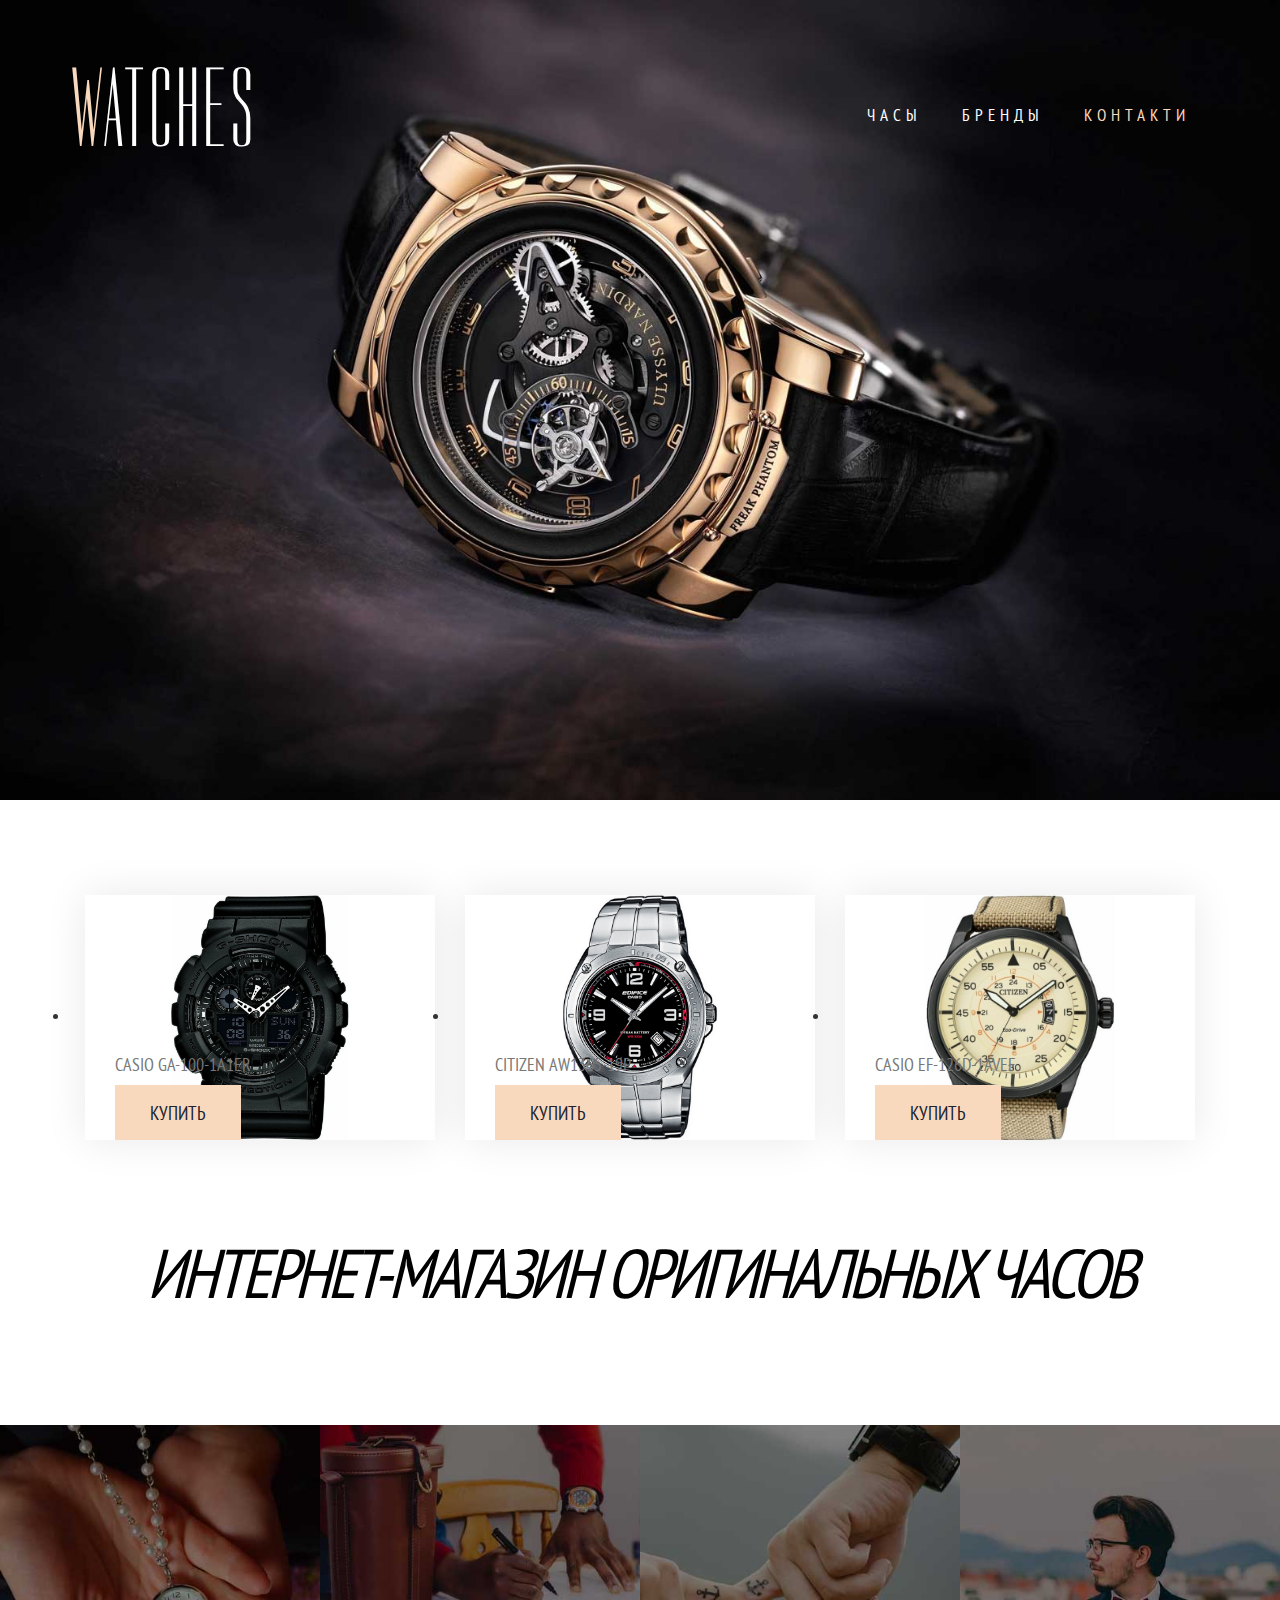
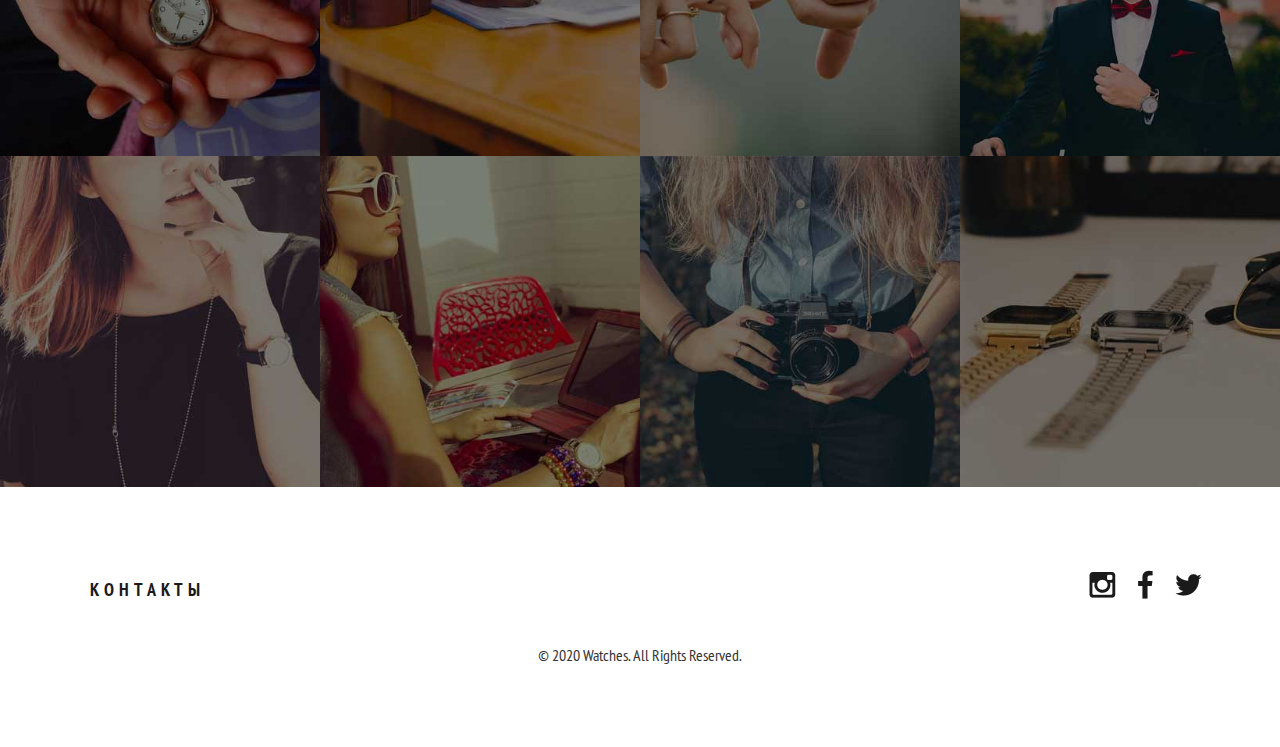
<file: index.html>
<!DOCTYPE HTML>
<html>
<head>
<title>Watches | Главная</title>
<meta name="viewport" content="width=device-width, initial-scale=1">
<meta http-equiv="Content-Type" content="text/html; charset=utf-8" />
<link href="css/bootstrap.css" rel='stylesheet' type='text/css' />
<!-- jQuery (necessary for Bootstrap's JavaScript plugins) -->
<!-- Custom Theme files -->
<link href="css/style.css" rel='stylesheet' type='text/css' />
<!-- Custom Theme files -->
<!--webfont-->
<link href='//fonts.googleapis.com/css?family=PT+Sans+Narrow:400,700' rel='stylesheet' type='text/css'>
<link href='//fonts.googleapis.com/css?family=Dorsa' rel='stylesheet' type='text/css'>
<script type="text/javascript" src="js/jquery-1.11.1.min.js"></script>
<!-- start menu -->
<link href="css/megamenu.css" rel="stylesheet" type="text/css" media="all" />
<script type="text/javascript" src="js/megamenu.js"></script>
<script>$(document).ready(function(){$(".megamenu").megamenu();});</script>
<script src="js/jquery.easydropdown.js"></script>
<script src="js/simpleCart.min.js"> </script>
</head>
<body>
	<div class="banner">
   	  <div class="container">
   	  	<div class="header_top">
   	  	  
           <div class="header_top_right">
		  	 
			
		    <!-- start search-->
				
				 <!----search-scripts---->
				 <script src="js/classie1.js"></script>
				 <script src="js/uisearch.js"></script>
				   <script>
					 new UISearch( document.getElementById( 'sb-search' ) );
				   </script>
					<!----//search-scripts---->
		            <div class="clearfix"> </div>
			 </div>
		     <div class="clearfix"> </div>
	  </div>
	  <div class="header_bottom">
	   <div class="logo">
		  <h1><a href="index.html"><span class="m_1">W</span>atches</a></h1>
	   </div>
   	   <div class="menu">
	     <ul class="megamenu skyblue">
			<li><a class="color2" href="men.html">Часы</a>
				
			</li>
							
				<li><a class="color10" href="brands.html">Бренды</a></li>
				<li class="active grid"><a class="color3" href="contact.html">Контакти</a></li>
				
				<div class="clearfix"> </div>
			</ul>
			</div>
	        <div class="clearfix"> </div>
	        </div>
	    </div>
   </div>
   <div class="main">
    <div class="container">
    	<ul class="content-home">
           <li class="col-sm-4">
             
                <div class="bannerBox">
                   <img src="images/1.jpg" class="item-img" title="" alt="" width="100%" height="100%">
                   <div class="item-html">
                      <h4 style="margin-top: 80%;">CASIO <span>GA-100-1A1ER</span></h4>
                      
                      <button class="bbtq"><a style="list-style: none; text-decoration: none;" href="men.html">Купить</a></button>
                   </div>
                </div>
             
           </li>
           <li class="col-sm-4">
             
                <div class="bannerBox">
                   <img src="images/3qq.png" class="item-img" title="" alt="" width="100%" height="100%">
                   <div class="item-html">
                      <h4 style="margin-top: 80%;">CITIZEN <span> AW1365-19P</span></h4>
                      
                      <button class="bbtq"><a style="list-style: none; text-decoration: none;" href="men.html">Купить</a></button>
                   </div>
                </div>
             
           </li>
           <li class="col-sm-4">
             
                <div class="bannerBox">
                   <img src="images/2.jpg" class="item-img" title="" alt="" width="100%" height="100%">
                   <div class="item-html">
                      <h4 style="margin-top: 80%;">CASIO <span>EF-126D-1AVEF</span></h4>
                      
                      <button class="bbtq"><a style="list-style: none; text-decoration: none;" href="men.html">Купить</a></button>
                   </div>
                </div>
            
           </li> 
           <div class="clearfix"> </div>         
       </ul>
    </div>
    <div class="middle_content">
    	<div class="container">
    		<h2>Интернет-магазин оригинальных часов</h2>
    		
    	</div>
    </div>
   	<div class="content_middle_bottom">
   		<div class="header-left" id="home">
		      <section>
				<ul class="lb-album" >
					<li>
						<a href="#image-1">
							<img src="images/g1.jpg"  class="img-responsive" alt="image01"/>
							<span>Pointe</span>
						</a>
						<div class="lb-overlay" id="image-1">
							<a href="#page" class="lb-close">x Закрыть</a>
							<img src="images/g1.jpg"  class="img-responsive" alt="image01"/>
							<div>
								
							</div>
						</div>
					</li>
					<li>
						<a href="#image-2">
							<img src="images/g2.jpg"  class="img-responsive" alt="image02"/>
							<span>Port de bras</span>
						</a>
						<div class="lb-overlay" id="image-2">
							<img src="images/g2.jpg"  class="img-responsive" alt="image02"/>
							<div>							
								
							</div>
							<a href="#page" class="lb-close">x Закрыть</a>
						</div>
					</li>
					<li>
						<a href="#image-3">
							<img src="images/g3.jpg"  class="img-responsive" alt="image03"/>
							<span>Plié</span>
						</a>
						<div class="lb-overlay" id="image-3">
							<img src="images/g3.jpg"  class="img-responsive" alt="image03"/>
							<div>							
								<
							</div>
							<a href="#page" class="lb-close">x Закрыть</a>
						</div>
					</li>
					<li>
						<a href="#image-4">
							<img src="images/g4.jpg"  class="img-responsive" alt="image04"/>
							<span>Adagio</span>
						</a>
						<div class="lb-overlay" id="image-4">
							<img src="images/g4.jpg"  class="img-responsive" alt="image04"/>
							<div>							
								
							</div>
							<a href="#page" class="lb-close">x Закрыть</a>
						</div>
					</li>
					<li>
						<a href="#image-5">
							<img src="images/g5.jpg"  class="img-responsive" alt="image05"/>
							<span>Frappé</span>
						</a>
						<div class="lb-overlay" id="image-5">
							<img src="images/g5.jpg"  class="img-responsive" alt="image05"/>
							<div>							
								
							</div>
							<a href="#page" class="lb-close">x Закрыть</a>
						</div>
					</li>
					<li>
						<a href="#image-6">
							<img src="images/g6.jpg"  class="img-responsive" alt="image06"/>
							<span>Glissade</span>
						</a>
						<div class="lb-overlay" id="image-6">
							<img src="images/g6.jpg"  class="img-responsive" alt="image06"/>
							<div>							
								
							</div>
							<a href="#page" class="lb-close">x Закрыть</a>
						</div>
					</li>
					<li>
						<a href="#image-7">
							<img src="images/g7.jpg"  class="img-responsive" alt="image07"/>
							<span>Jeté</span>
						</a>
						<div class="lb-overlay" id="image-7">
							<img src="images/g7.jpg"  class="img-responsive" alt="image07"/>
							<div>							
								
							</div>
							<a href="#page" class="lb-close">x Закрыть</a>
						</div>
					</li>
					<li>
						<a href="#image-8">
							<img src="images/g8.jpg"  class="img-responsive" alt="image08"/>
							<span>Piqué</span>
						</a>
						<div class="lb-overlay" id="image-8">
							<img src="images/g8.jpg"  class="img-responsive" alt="image08"/>
							<div>							
								
							</div>
							<a href="#page" class="lb-close">x Закрыть</a>
						</div>
					</li>
					<div class="clearfix"></div>
				</ul>
			</section>
		</div>
	  </div>
   </div>
   <div class="footer">
   	 <div class="container">
   		<div class="cssmenu">
		   <ul>
			<li><a href="contact.html">Контакты</a></li>
		  </ul>
		</div>
		<ul class="social">
			<li><a href=""> <i class="instagram"> </i> </a></li>
			<li><a href=""><i class="fb"> </i> </a></li>
			<li><a href=""><i class="tw"> </i> </a></li>
	    </ul>
	    <div class="clearfix"></div>
	    <div class="copy">
           <p> &copy; 2020 Watches. All Rights Reserved.</p>
	    </div>
   	</div>
   </div>
</body>
</html>
</file>
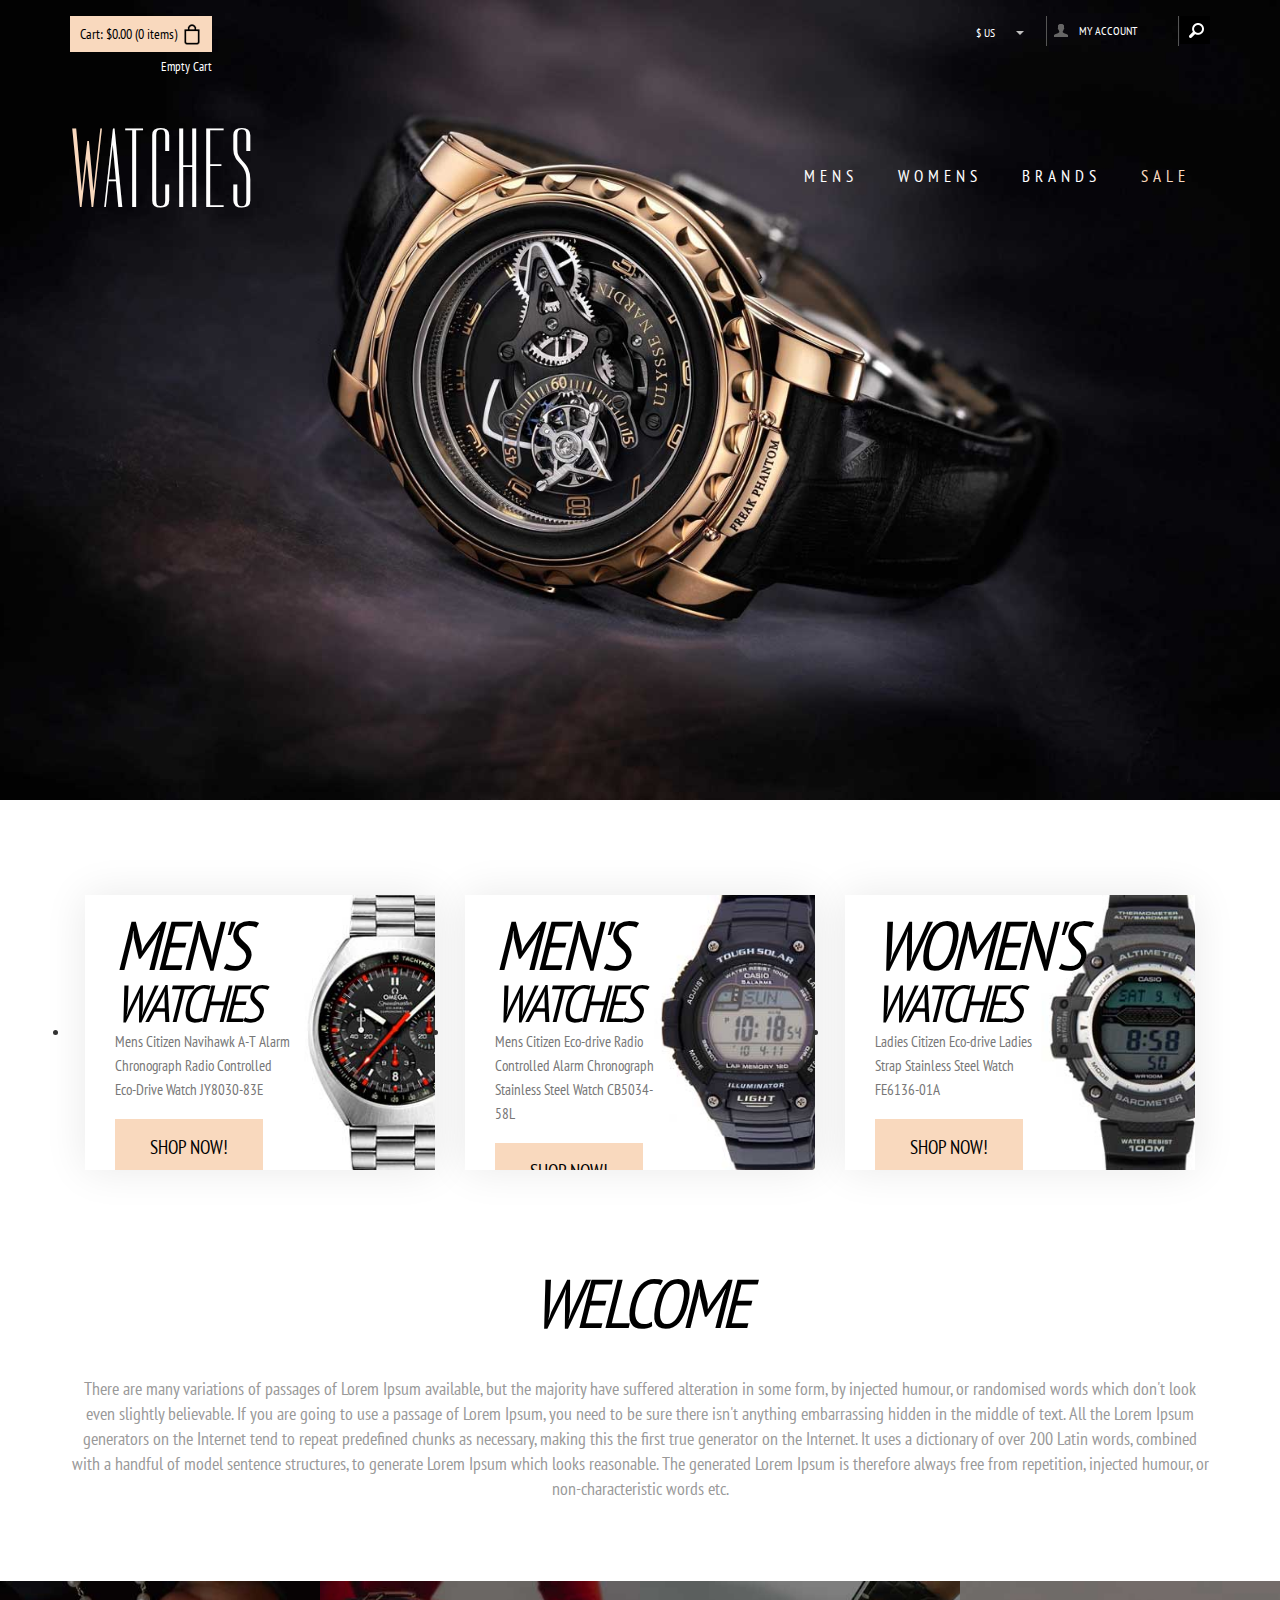
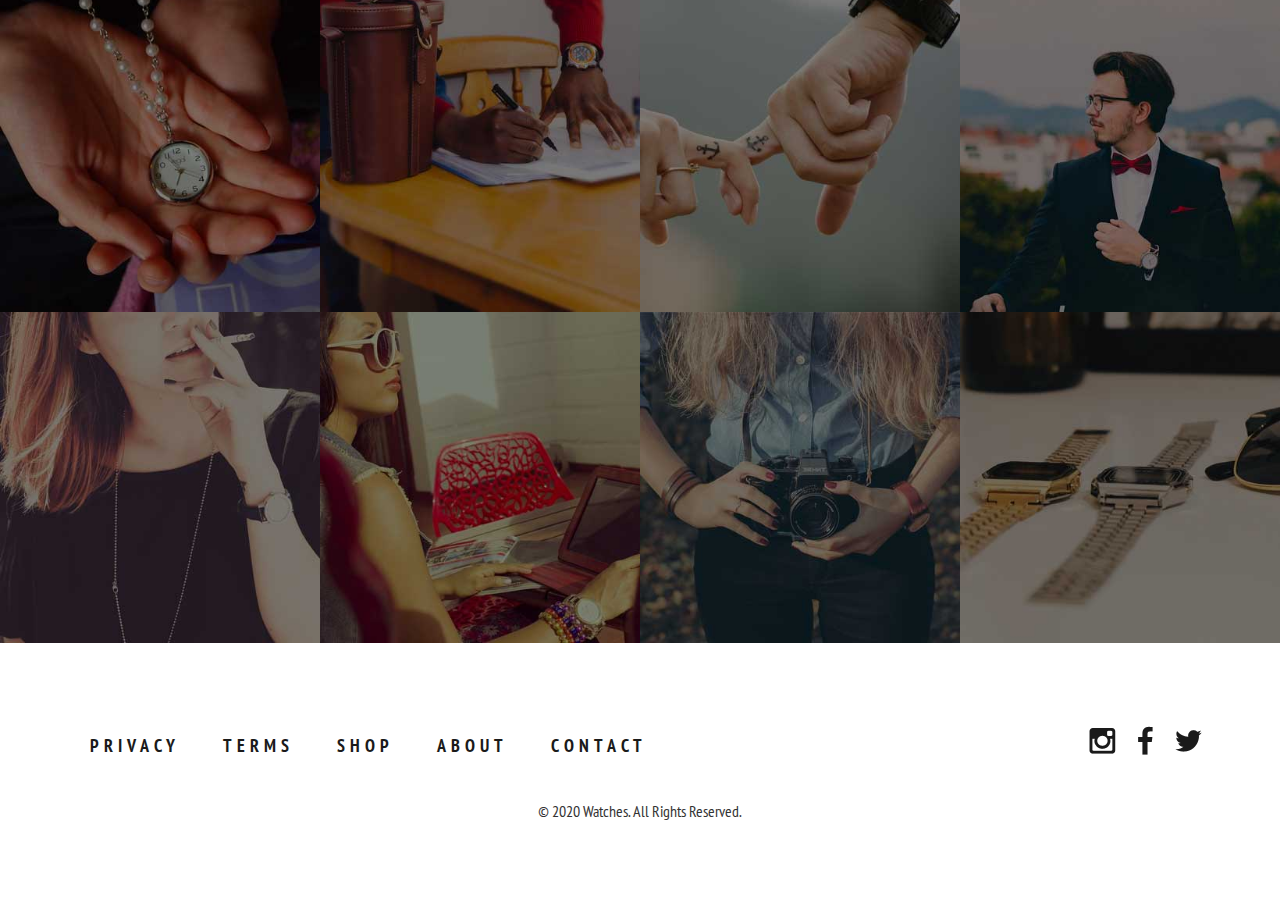
<file: Mono-Watches/index.html>
<!DOCTYPE HTML>
<html>
<head>
<title>Watches | Home</title>
<meta name="viewport" content="width=device-width, initial-scale=1">
<meta http-equiv="Content-Type" content="text/html; charset=utf-8" />
<link href="css/bootstrap.css" rel='stylesheet' type='text/css' />
<!-- jQuery (necessary for Bootstrap's JavaScript plugins) -->
<!-- Custom Theme files -->
<link href="css/style.css" rel='stylesheet' type='text/css' />
<!-- Custom Theme files -->
<!--webfont-->
<link href='//fonts.googleapis.com/css?family=PT+Sans+Narrow:400,700' rel='stylesheet' type='text/css'>
<link href='//fonts.googleapis.com/css?family=Dorsa' rel='stylesheet' type='text/css'>
<script type="text/javascript" src="js/jquery-1.11.1.min.js"></script>
<!-- start menu -->
<link href="css/megamenu.css" rel="stylesheet" type="text/css" media="all" />
<script type="text/javascript" src="js/megamenu.js"></script>
<script>$(document).ready(function(){$(".megamenu").megamenu();});</script>
<script src="js/jquery.easydropdown.js"></script>
<script src="js/simpleCart.min.js"> </script>
</head>
<body>
	<div class="banner">
   	  <div class="container">
   	  	<div class="header_top">
   	  	   <div class="header_top_left">
	  	      <div class="box_11"><a href="checkout.html">
		      <h4><p>Cart: <span class="simpleCart_total"></span> (<span id="simpleCart_quantity" class="simpleCart_quantity"></span> items)</p><img src="images/bag.png" alt=""/><div class="clearfix"> </div></h4>
		      </a></div>
	          <p class="empty"><a href="javascript:;" class="simpleCart_empty">Empty Cart</a></p>
	          <div class="clearfix"> </div>
	       </div>
           <div class="header_top_right">
		  	 <div class="lang_list">
				<select tabindex="4" class="dropdown">
					<option value="" class="label" value="">$ Us</option>
					<option value="1">Dollar</option>
					<option value="2">Euro</option>
				</select>
			 </div>
			 <ul class="header_user_info">
			  <a class="login" href="login.html">
				<i class="user"> </i> 
				<li class="user_desc">My Account</li>
			  </a>
			  <div class="clearfix"> </div>
		     </ul>
		    <!-- start search-->
				<div class="search-box">
				   <div id="sb-search" class="sb-search">
					  <form>
						 <input class="sb-search-input" placeholder="Enter your search term..." type="search" name="search" id="search">
						 <input class="sb-search-submit" type="submit" value="">
						 <span class="sb-icon-search"> </span>
					  </form>
				    </div>
				 </div>
				 <!----search-scripts---->
				 <script src="js/classie1.js"></script>
				 <script src="js/uisearch.js"></script>
				   <script>
					 new UISearch( document.getElementById( 'sb-search' ) );
				   </script>
					<!----//search-scripts---->
		            <div class="clearfix"> </div>
			 </div>
		     <div class="clearfix"> </div>
	  </div>
	  <div class="header_bottom">
	   <div class="logo">
		  <h1><a href="index.html"><span class="m_1">W</span>atches</a></h1>
	   </div>
   	   <div class="menu">
	     <ul class="megamenu skyblue">
			<li><a class="color2" href="#">Mens</a>
				<div class="megapanel">
					<div class="row">
						<div class="col1">
							<div class="h_nav">
								<h4>Men</h4>
								<ul>
									<li><a href="men.html">Watches</a></li>
									<li><a href="men.html">watches</a></li>
									<li><a href="men.html">Blazers</a></li>
									
								</ul>	
							</div>							
						</div>
						<div class="col1">
							<div class="h_nav">
								<h4>Women</h4>
								<ul>
									<li><a href="men.html">Watches</a></li>
									<li><a href="men.html">Outerwear</a></li>
									<li><a href="men.html">Dresses</a></li>
									
								</ul>	
							</div>							
						</div>
						<div class="col2">
							<div class="h_nav">
								<h4>Trends</h4>
								<ul>
									<li class>
										<div class="p_left">
										  <img src="images/p1.jpg" class="img-responsive" alt=""/>
										</div>
										<div class="p_right">
											<h4><a href="#">Denim shirt</a></h4>
											<span class="item-cat"><small><a href="#">watches</a></small></span>
											<span class="price">29.99 $</span>
										</div>
										<div class="clearfix"> </div>
									</li>
									<li>
										<div class="p_left">
										  <img src="images/p2.jpg" class="img-responsive" alt=""/>
										</div>
										<div class="p_right">
											<h4><a href="#">Denim shirt</a></h4>
											<span class="item-cat"><small><a href="#">watches</a></small></span>
											<span class="price">29.99 $</span>
										</div>
										<div class="clearfix"> </div>
									</li>
									<li>
										<div class="p_left">
										  <img src="images/p3.jpg" class="img-responsive" alt=""/>
										</div>
										<div class="p_right">
											<h4><a href="#">Denim shirt</a></h4>
											<span class="item-cat"><small><a href="#">watches</a></small></span>
											<span class="price">29.99 $</span>
										</div>
										<div class="clearfix"> </div>
									</li>
								</ul>	
							</div>												
						</div>
					  </div>
					</div>
			</li>
			<li><a class="color4" href="#">womens</a>
				<div class="megapanel">
					<div class="row">
						<div class="col1">
							<div class="h_nav">
								<h4>Men</h4>
								<ul>
									<li><a href="men.html">Watches</a></li>
									<li><a href="men.html">watches</a></li>
									<li><a href="men.html">Blazers</a></li>
									
								</ul>	
							</div>							
						</div>
						<div class="col1">
							<div class="h_nav">
								<h4>Women</h4>
								<ul>
									<li><a href="men.html">Watches</a></li>
									<li><a href="men.html">Outerwear</a></li>
									<li><a href="men.html">Dresses</a></li>
									
								</ul>	
							</div>							
						</div>
						<div class="col2">
							<div class="h_nav">
								<h4>Trends</h4>
								<ul>
									<li class>
										<div class="p_left">
										  <img src="images/p1.jpg" class="img-responsive" alt=""/>
										</div>
										<div class="p_right">
											<h4><a href="#">Denim shirt</a></h4>
											<span class="item-cat"><small><a href="#">watches</a></small></span>
											<span class="price">29.99 $</span>
										</div>
										<div class="clearfix"> </div>
									</li>
									<li>
										<div class="p_left">
										  <img src="images/p2.jpg" class="img-responsive" alt=""/>
										</div>
										<div class="p_right">
											<h4><a href="#">Denim shirt</a></h4>
											<span class="item-cat"><small><a href="#">watches</a></small></span>
											<span class="price">29.99 $</span>
										</div>
										<div class="clearfix"> </div>
									</li>
									<li>
										<div class="p_left">
										  <img src="images/p3.jpg" class="img-responsive" alt=""/>
										</div>
										<div class="p_right">
											<h4><a href="#">Denim shirt</a></h4>
											<span class="item-cat"><small><a href="#">watches</a></small></span>
											<span class="price">29.99 $</span>
										</div>
										<div class="clearfix"> </div>
									</li>
								</ul>	
							</div>												
						</div>
					  </div>
					</div>
				</li>				
				<li><a class="color10" href="brands.html">Brands</a></li>
				<li class="active grid"><a class="color3" href="index.html">Sale</a></li>
				
				<div class="clearfix"> </div>
			</ul>
			</div>
	        <div class="clearfix"> </div>
	        </div>
	    </div>
   </div>
   <div class="main">
    <div class="container">
    	<ul class="content-home">
           <li class="col-sm-4">
              <a href="single.html" class="item-link" title="">
                <div class="bannerBox">
                   <img src="images/w1.jpg" class="item-img" title="" alt="" width="100%" height="100%">
                   <div class="item-html">
                      <h3>Men's<span>Watches</span></h3>
                      <p>Mens Citizen Navihawk A-T Alarm Chronograph Radio Controlled Eco-Drive Watch JY8030-83E</p>
                      <button>Shop now!</button>
                   </div>
                </div>
              </a>
           </li>
           <li class="col-sm-4">
              <a href="single.html" class="item-link" title="">
                <div class="bannerBox">
                   <img src="images/w3.jpg" class="item-img" title="" alt="" width="100%" height="100%">
                   <div class="item-html">
                      <h3>Men's<span>Watches</span></h3>
                      <p>Mens Citizen Eco-drive Radio Controlled Alarm Chronograph Stainless Steel Watch CB5034-58L</p>
                      <button>Shop now!</button>
                   </div>
                </div>
              </a>
           </li>
           <li class="col-sm-4">
              <a href="single.html" class="item-link" title="">
                <div class="bannerBox">
                   <img src="images/w2.jpg" class="item-img" title="" alt="" width="100%" height="100%">
                   <div class="item-html">
                      <h3>Women's<span>Watches</span></h3>
                      <p>Ladies Citizen Eco-drive Ladies Strap Stainless Steel Watch FE6136-01A</p>
                      <button>Shop now!</button>
                   </div>
                </div>
              </a>
           </li> 
           <div class="clearfix"> </div>         
       </ul>
    </div>
    <div class="middle_content">
    	<div class="container">
    		<h2>Welcome</h2>
    		<p>There are many variations of passages of Lorem Ipsum available, but the majority have suffered alteration in some form, by injected humour, or randomised words which don't look even slightly believable. If you are going to use a passage of Lorem Ipsum, you need to be sure there isn't anything embarrassing hidden in the middle of text. All the Lorem Ipsum generators on the Internet tend to repeat predefined chunks as necessary, making this the first true generator on the Internet. It uses a dictionary of over 200 Latin words, combined with a handful of model sentence structures, to generate Lorem Ipsum which looks reasonable. The generated Lorem Ipsum is therefore always free from repetition, injected humour, or non-characteristic words etc.</p>
    	</div>
    </div>
   	<div class="content_middle_bottom">
   		<div class="header-left" id="home">
		      <section>
				<ul class="lb-album" >
					<li>
						<a href="#image-1">
							<img src="images/g1.jpg"  class="img-responsive" alt="image01"/>
							<span>Pointe</span>
						</a>
						<div class="lb-overlay" id="image-1">
							<a href="#page" class="lb-close">x Close</a>
							<img src="images/g1.jpg"  class="img-responsive" alt="image01"/>
							<div>
								<h3>pointe <span>/point/</span></h3>
								<p>Dance performed on the tips of the toes</p>
							</div>
						</div>
					</li>
					<li>
						<a href="#image-2">
							<img src="images/g2.jpg"  class="img-responsive" alt="image02"/>
							<span>Port de bras</span>
						</a>
						<div class="lb-overlay" id="image-2">
							<img src="images/g2.jpg"  class="img-responsive" alt="image02"/>
							<div>							
								<h3>port de bras <span>/ˌpôr də ˈbrä/</span></h3>
								<p>An exercise designed to develop graceful movement and disposition of the arms</p>
							</div>
							<a href="#page" class="lb-close">x Close</a>
						</div>
					</li>
					<li>
						<a href="#image-3">
							<img src="images/g3.jpg"  class="img-responsive" alt="image03"/>
							<span>Plié</span>
						</a>
						<div class="lb-overlay" id="image-3">
							<img src="images/g3.jpg"  class="img-responsive" alt="image03"/>
							<div>							
								<h3>pli·é <span>/plēˈā/</span></h3>
								<p>A movement in which a dancer bends the knees and straightens them again</p>
							</div>
							<a href="#page" class="lb-close">x Close</a>
						</div>
					</li>
					<li>
						<a href="#image-4">
							<img src="images/g4.jpg"  class="img-responsive" alt="image04"/>
							<span>Adagio</span>
						</a>
						<div class="lb-overlay" id="image-4">
							<img src="images/g4.jpg"  class="img-responsive" alt="image04"/>
							<div>							
								<h3>a·da·gio <span>/əˈdäjō/</span></h3>
								<p>A movement or composition marked to be played adagio</p>
							</div>
							<a href="#page" class="lb-close">x Close</a>
						</div>
					</li>
					<li>
						<a href="#image-5">
							<img src="images/g5.jpg"  class="img-responsive" alt="image05"/>
							<span>Frappé</span>
						</a>
						<div class="lb-overlay" id="image-5">
							<img src="images/g5.jpg"  class="img-responsive" alt="image05"/>
							<div>							
								<h3>frap·pé<span>/fraˈpā/</span></h3>
								<p>Involving a beating action of the toe of one foot against the ankle of the supporting leg</p>
							</div>
							<a href="#page" class="lb-close">x Close</a>
						</div>
					</li>
					<li>
						<a href="#image-6">
							<img src="images/g6.jpg"  class="img-responsive" alt="image06"/>
							<span>Glissade</span>
						</a>
						<div class="lb-overlay" id="image-6">
							<img src="images/g6.jpg"  class="img-responsive" alt="image06"/>
							<div>							
								<h3>glis·sade <span>/gliˈsäd/</span></h3>
								<p>One leg is brushed outward from the body, which then takes the weight while the second leg is brushed in to meet it</p>
							</div>
							<a href="#page" class="lb-close">x Close</a>
						</div>
					</li>
					<li>
						<a href="#image-7">
							<img src="images/g7.jpg"  class="img-responsive" alt="image07"/>
							<span>Jeté</span>
						</a>
						<div class="lb-overlay" id="image-7">
							<img src="images/g7.jpg"  class="img-responsive" alt="image07"/>
							<div>							
								<h3>je·té <span>/zhə-ˈtā/</span></h3>
								<p>A springing jump made from one foot to the other in any direction</p>
							</div>
							<a href="#page" class="lb-close">x Close</a>
						</div>
					</li>
					<li>
						<a href="#image-8">
							<img src="images/g8.jpg"  class="img-responsive" alt="image08"/>
							<span>Piqué</span>
						</a>
						<div class="lb-overlay" id="image-8">
							<img src="images/g8.jpg"  class="img-responsive" alt="image08"/>
							<div>							
								<h3>pi·qué <span>/pēˈkā/</span></h3>
								<p>Strongly pointed toe of the lifted and extended leg sharply lowers to hit the floor then immediately rebounds upward</p>
							</div>
							<a href="#page" class="lb-close">x Close</a>
						</div>
					</li>
					<div class="clearfix"></div>
				</ul>
			</section>
		</div>
	  </div>
   </div>
   <div class="footer">
   	 <div class="container">
   		<div class="cssmenu">
		   <ul>
			<li class="active"><a href="#">Privacy</a></li>
			<li><a href="#">Terms</a></li>
			<li><a href="#">Shop</a></li>
			<li><a href="#">About</a></li>
			<li><a href="contact.html">Contact</a></li>
		  </ul>
		</div>
		<ul class="social">
			<li><a href=""> <i class="instagram"> </i> </a></li>
			<li><a href=""><i class="fb"> </i> </a></li>
			<li><a href=""><i class="tw"> </i> </a></li>
	    </ul>
	    <div class="clearfix"></div>
	    <div class="copy">
           <p> &copy; 2020 Watches. All Rights Reserved.</p>
	    </div>
   	</div>
   </div>
</body>
</html>
</file>
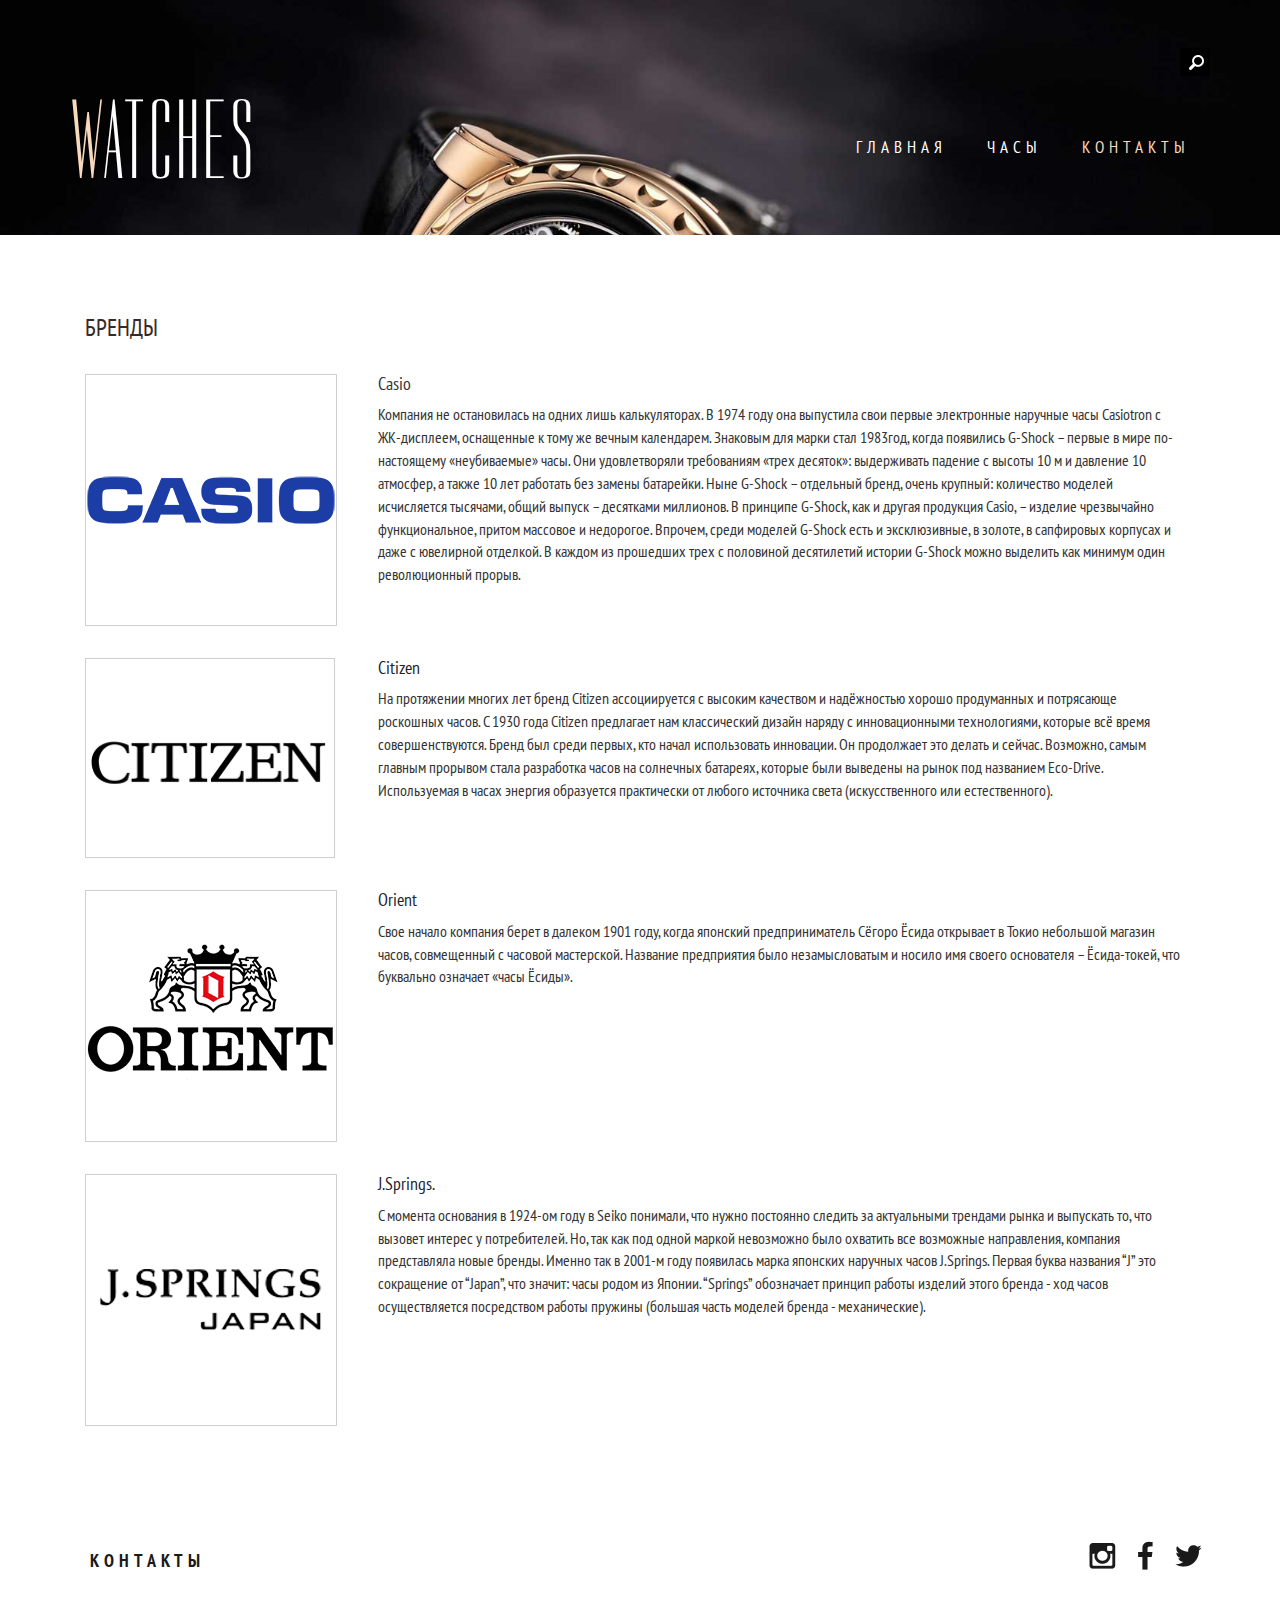
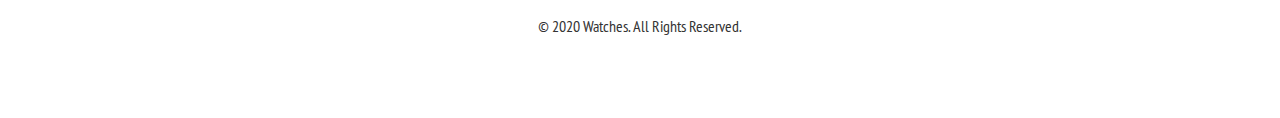
<file: brands.html>
<!DOCTYPE HTML>
<html>
<head>
<title>Watches | Бренды</title>
<meta name="viewport" content="width=device-width, initial-scale=1">
<meta http-equiv="Content-Type" content="text/html; charset=utf-8" />
<link href="css/bootstrap.css" rel='stylesheet' type='text/css' />
<!-- jQuery (necessary for Bootstrap's JavaScript plugins) -->
<!-- Custom Theme files -->
<link href="css/style.css" rel='stylesheet' type='text/css' />
<!-- Custom Theme files -->
<!--webfont-->
<link href='//fonts.googleapis.com/css?family=PT+Sans+Narrow:400,700' rel='stylesheet' type='text/css'>
<link href='//fonts.googleapis.com/css?family=Dorsa' rel='stylesheet' type='text/css'>
<script type="text/javascript" src="js/jquery-1.11.1.min.js"></script>
<!-- start menu -->
<link href="css/megamenu.css" rel="stylesheet" type="text/css" media="all" />
<script type="text/javascript" src="js/megamenu.js"></script>
<script>$(document).ready(function(){$(".megamenu").megamenu();});</script>
<script src="js/jquery.easydropdown.js"></script>
<script src="js/simpleCart.min.js"> </script>
</head>
<body>
	<div class="men_banner">
   	  <div class="container">
   	  	<div class="header_top">
   	  	   
           <div class="header_top_right">
		  	 
			
		    <!-- start search-->
				<div class="search-box">
				   <div id="sb-search" class="sb-search">
					  <form>
						 <input class="sb-search-input" placeholder="Enter your search term..." type="search" name="search" id="search">
						 <input class="sb-search-submit" type="submit" value="">
						 <span class="sb-icon-search"> </span>
					  </form>
				    </div>
				 </div>
				 <!----search-scripts---->
				 <script src="js/classie1.js"></script>
				 <script src="js/uisearch.js"></script>
				   <script>
					 new UISearch( document.getElementById( 'sb-search' ) );
				   </script>
					<!----//search-scripts---->
		            <div class="clearfix"> </div>
			 </div>
		     <div class="clearfix"> </div>
	   </div>
   	  <div class="header_bottom">
	   <div class="logo">
		  <h1><a href="index.html"><span class="m_1">W</span>atches</a></h1>
	   </div>
	   <div class="menu">
	     <ul class="megamenu skyblue">
	     	<li><a class="color3" href="index.html">Главная</a></li>
			<li><a class="color2" href="men.html">Часы</a></li>
							
				<li class="active grid"><a class="color10" href="contact.html">Контакты</a></li>
				
				
				<div class="clearfix"> </div>
			</ul>
			</div>
	        <div class="clearfix"> </div>
	    </div>
	   </div>
   </div>
   <div class="men">
   	<div class="container">
      <div class="col-md-12 single_top">
      	 <h1 class="page-heading product-listing">
			Бренды
		    
         </h1>
         
          <div class="brand_box">
	         <div class="left-side col-xs-12 col-sm-3">
				 <img src="images/casio.png" alt=""/>
			 </div>
		     <div class=" col-xs-12 col-sm-9">
		     	<h4>Casio</h4>
		     	<p>Компания не остановилась на одних лишь калькуляторах. В 1974 году она выпустила свои первые электронные наручные часы Casiotron с ЖК-дисплеем, оснащенные к тому же вечным календарем. Знаковым для марки стал 1983год, когда появились G-Shock – первые в мире по-настоящему «неубиваемые» часы. Они удовлетворяли требованиям «трех десяток»: выдерживать падение с высоты 10 м и давление 10 атмосфер, а также 10 лет работать без замены батарейки. Ныне G-Shock – отдельный бренд, очень крупный: количество моделей исчисляется тысячами, общий выпуск – десятками миллионов. В принципе G-Shock, как и другая продукция Casio, – изделие чрезвычайно функциональное, притом массовое и недорогое. Впрочем, среди моделей G-Shock есть и эксклюзивные, в золоте, в сапфировых корпусах и даже с ювелирной отделкой. В каждом из прошедших трех с половиной десятилетий истории G-Shock можно выделить как минимум один революционный прорыв.</p>
			 </div>
			
			 <div class="clearfix"> </div>
		  </div>

		
		  <div class="brand_box">
	         <div class="left-side col-xs-12 col-sm-3">
				 <img style="width:250px; height:auto;" src="images/citizen.png" alt=""/>
			 </div>
		     <div class=" col-xs-12 col-sm-9">
		     	<h4><a href="#">Citizen</a></h4>
		     	<p>На протяжении многих лет бренд Citizen ассоциируется с высоким качеством и надёжностью хорошо продуманных и потрясающе роскошных часов. С 1930 года Citizen предлагает нам классический дизайн наряду с инновационными технологиями, которые всё время совершенствуются. Бренд был среди первых, кто начал использовать инновации. Он продолжает это делать и сейчас. Возможно, самым главным прорывом стала разработка часов на солнечных батареях, которые были выведены на рынок под названием Eco-Drive. Используемая в часах энергия образуется практически от любого источника света (искусственного или естественного).</p>
			 </div>
			
			 <div class="clearfix"> </div>
		  </div>
		  <div class="brand_box">
	         <div class="left-side col-xs-12 col-sm-3">
				 <img src="images/orient.png" alt=""/>
			 </div>
		     <div class="col-xs-12 col-sm-9">
		     	<h4><a href="#">Orient</a></h4>
		     	<p>Свое начало компания берет в далеком 1901 году, когда японский предприниматель Сёгоро Ёсида открывает в Токио небольшой магазин часов, совмещенный с часовой мастерской. Название предприятия было незамысловатым и носило имя своего основателя – Ёсида-токей, что буквально означает «часы Ёсиды».</p>
			 </div>
			
			 <div class="clearfix"> </div>
		  </div>
		  <div class="brand_box">
	         <div class="left-side col-xs-12 col-sm-3">
				 <img src="images/JSprings.png" alt=""/>
			 </div>
		     <div class=" col-xs-12 col-sm-9">
		     	<h4><a href="#">J.Springs.</a></h4>
		     	<p>С момента основания в 1924-ом году в Seiko понимали, что нужно постоянно следить за актуальными трендами рынка и выпускать то, что вызовет интерес у потребителей. Но, так как под одной маркой невозможно было охватить все возможные направления, компания представляла новые бренды. Именно так в 2001-м году появилась марка японских наручных часов J.Springs. Первая буква названия “J” это сокращение от “Japan”, что значит: часы родом из Японии. “Springs” обозначает принцип работы изделий этого бренда - ход часов осуществляется посредством работы пружины (большая часть моделей бренда - механические).</p>
			 </div>
			
			 <div class="clearfix"> </div>
		  </div>
		</div>
		
     <div class="clearfix"> </div>
	</div>
   </div>
   <div class="footer">
   	 <div class="container">
   	 	
   		<div class="cssmenu">
		   <ul>
			<li><a href="contact.html">Контакты</a></li>
		  </ul>
		</div>
		<ul class="social">
			<li><a href=""> <i class="instagram"> </i> </a></li>
			<li><a href=""><i class="fb"> </i> </a></li>
			<li><a href=""><i class="tw"> </i> </a></li>
	    </ul>
	    <div class="clearfix"></div>
	    <div class="copy">
           <p> &copy; 2020 Watches. All Rights Reserved.</p>
	    </div>
   	</div>
   </div>
</body>
</html>
</file>
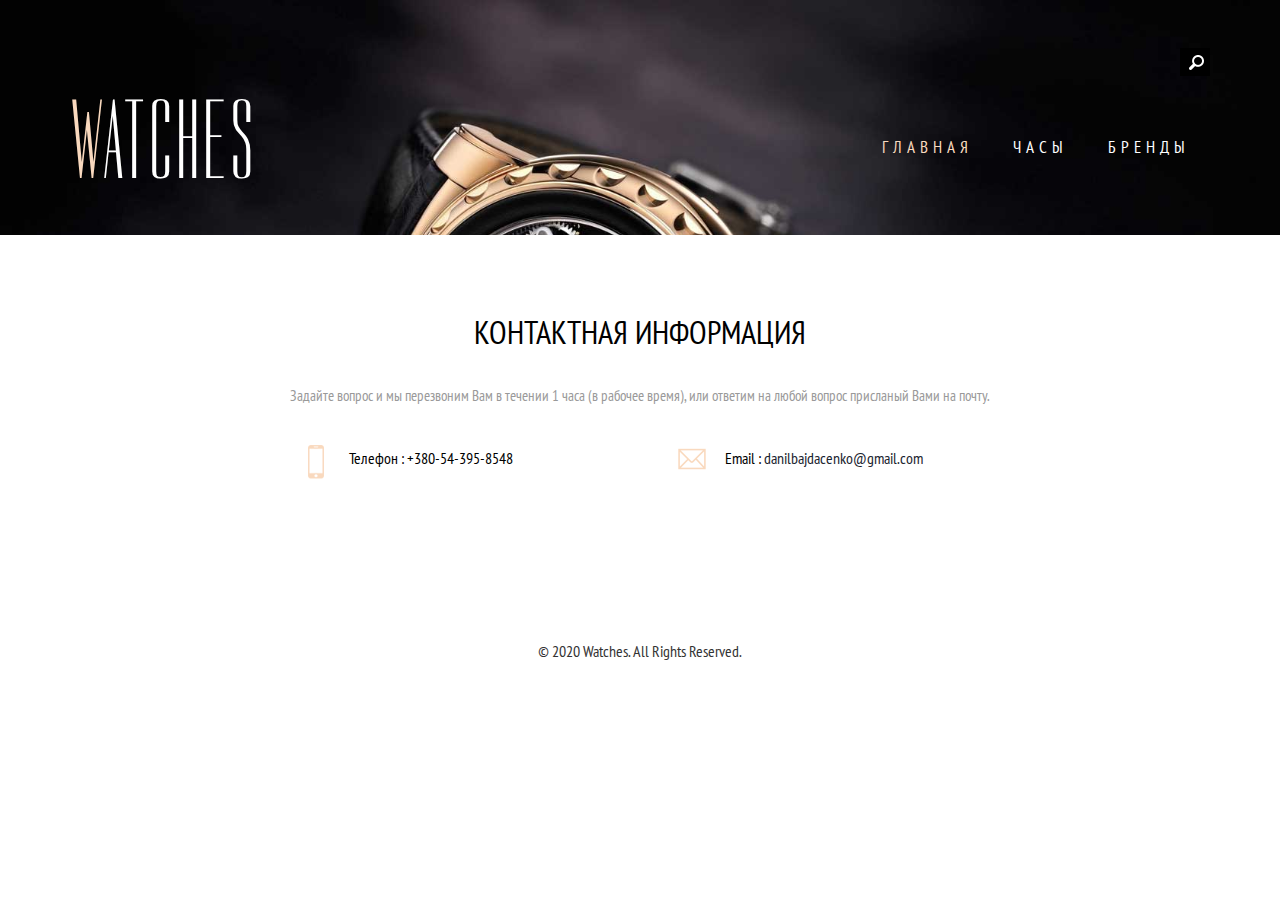
<file: contact.html>
<!DOCTYPE HTML>
<html>
<head>
<title>Watches | Контакты</title>
<meta name="viewport" content="width=device-width, initial-scale=1">
<meta http-equiv="Content-Type" content="text/html; charset=utf-8" />
<link href="css/bootstrap.css" rel='stylesheet' type='text/css' />
<!-- jQuery (necessary for Bootstrap's JavaScript plugins) -->
<!-- Custom Theme files -->
<link href="css/style.css" rel='stylesheet' type='text/css' />
<!-- Custom Theme files -->
<!--webfont-->
<link href='//fonts.googleapis.com/css?family=PT+Sans+Narrow:400,700' rel='stylesheet' type='text/css'>
<link href='//fonts.googleapis.com/css?family=Dorsa' rel='stylesheet' type='text/css'>
<script type="text/javascript" src="js/jquery-1.11.1.min.js"></script>
<!-- start menu -->
<link href="css/megamenu.css" rel="stylesheet" type="text/css" media="all" />
<script type="text/javascript" src="js/megamenu.js"></script>
<script>$(document).ready(function(){$(".megamenu").megamenu();});</script>
<script src="js/jquery.easydropdown.js"></script>
<script src="js/simpleCart.min.js"> </script>
</head>
<body>
	<div class="men_banner">
   	  <div class="container">
   	  	<div class="header_top">
   	  	  
           <div class="header_top_right">
		  	 
			 
		    <!-- start search-->
				<div class="search-box">
				   <div id="sb-search" class="sb-search">
					  <form>
						 <input class="sb-search-input" placeholder="Введите свой запрос..." type="search" name="search" id="search">
						 <input class="sb-search-submit" type="submit" value="">
						 <span class="sb-icon-search"> </span>
					  </form>
				    </div>
				 </div>
				 <!----search-scripts---->
				 <script src="js/classie1.js"></script>
				 <script src="js/uisearch.js"></script>
				   <script>
					 new UISearch( document.getElementById( 'sb-search' ) );
				   </script>
					<!----//search-scripts---->
		            <div class="clearfix"> </div>
			 </div>
		     <div class="clearfix"> </div>
	    </div>
   		<div class="header_bottom">
	     <div class="logo">
		    <h1><a href="index.html"><span class="m_1">W</span>atches</a></h1>
	     </div>
	    <div class="menu">
	     <ul class="megamenu skyblue">
	     	<li class="active grid"><a class="color3" href="index.html">Главная</a></li>
			<li><a class="color2" href="men.html">Часы</a></li>				
				<li><a class="color10" href="brands.html">Бренды</a></li>
				
				<div class="clearfix"> </div>
			</ul>
			</div>
	        <div class="clearfix"> </div>
	    </div>
	   </div>
   </div>
   <div class="men">
   	 <div class="container">
   	  <div class="grid_1">
	   	  <h1>Контактная информация</h1>
	   	  <p>Задайте вопрос и мы перезвоним Вам в течении 1 часа (в рабочее время), или ответим на любой вопрос присланый Вами на почту.</p>
      </div>
      <div class="grid_4">
      <div class="grid_2 preffix_1">
	      <ul class="iphone">
	      	<i class="phone"> </i>
	      	<li class="phone_desc">Телефон : +380-54-395-8548 </li>
	      	<div class="clearfix"> </div>
	      </ul>
	      
	  </div>
	  <div class="grid_3">
	      <ul class="iphone">
	      	<i class="msg"> </i>
	        <li class="phone_desc">Email : <a href="mailto:mail@demolink.org">danilbajdacenko@gmail.com</a> </li>
	      	<div class="clearfix"> </div>
	      </ul>
	      
	  </div>
	  <div class="clearfix"> </div>
	 </div>
	 
    </div>
   </div>
 
   <div class="footer">
   	 <div class="container">
   	 	
   		<div class="cssmenu">
		   
		</div>
		
	    <div class="clearfix"></div>
	    <div class="copy">
           <p> &copy; 2020 Watches. All Rights Reserved.</p>
	    </div>
   	</div>
   </div>
</body>
</html>
</file>
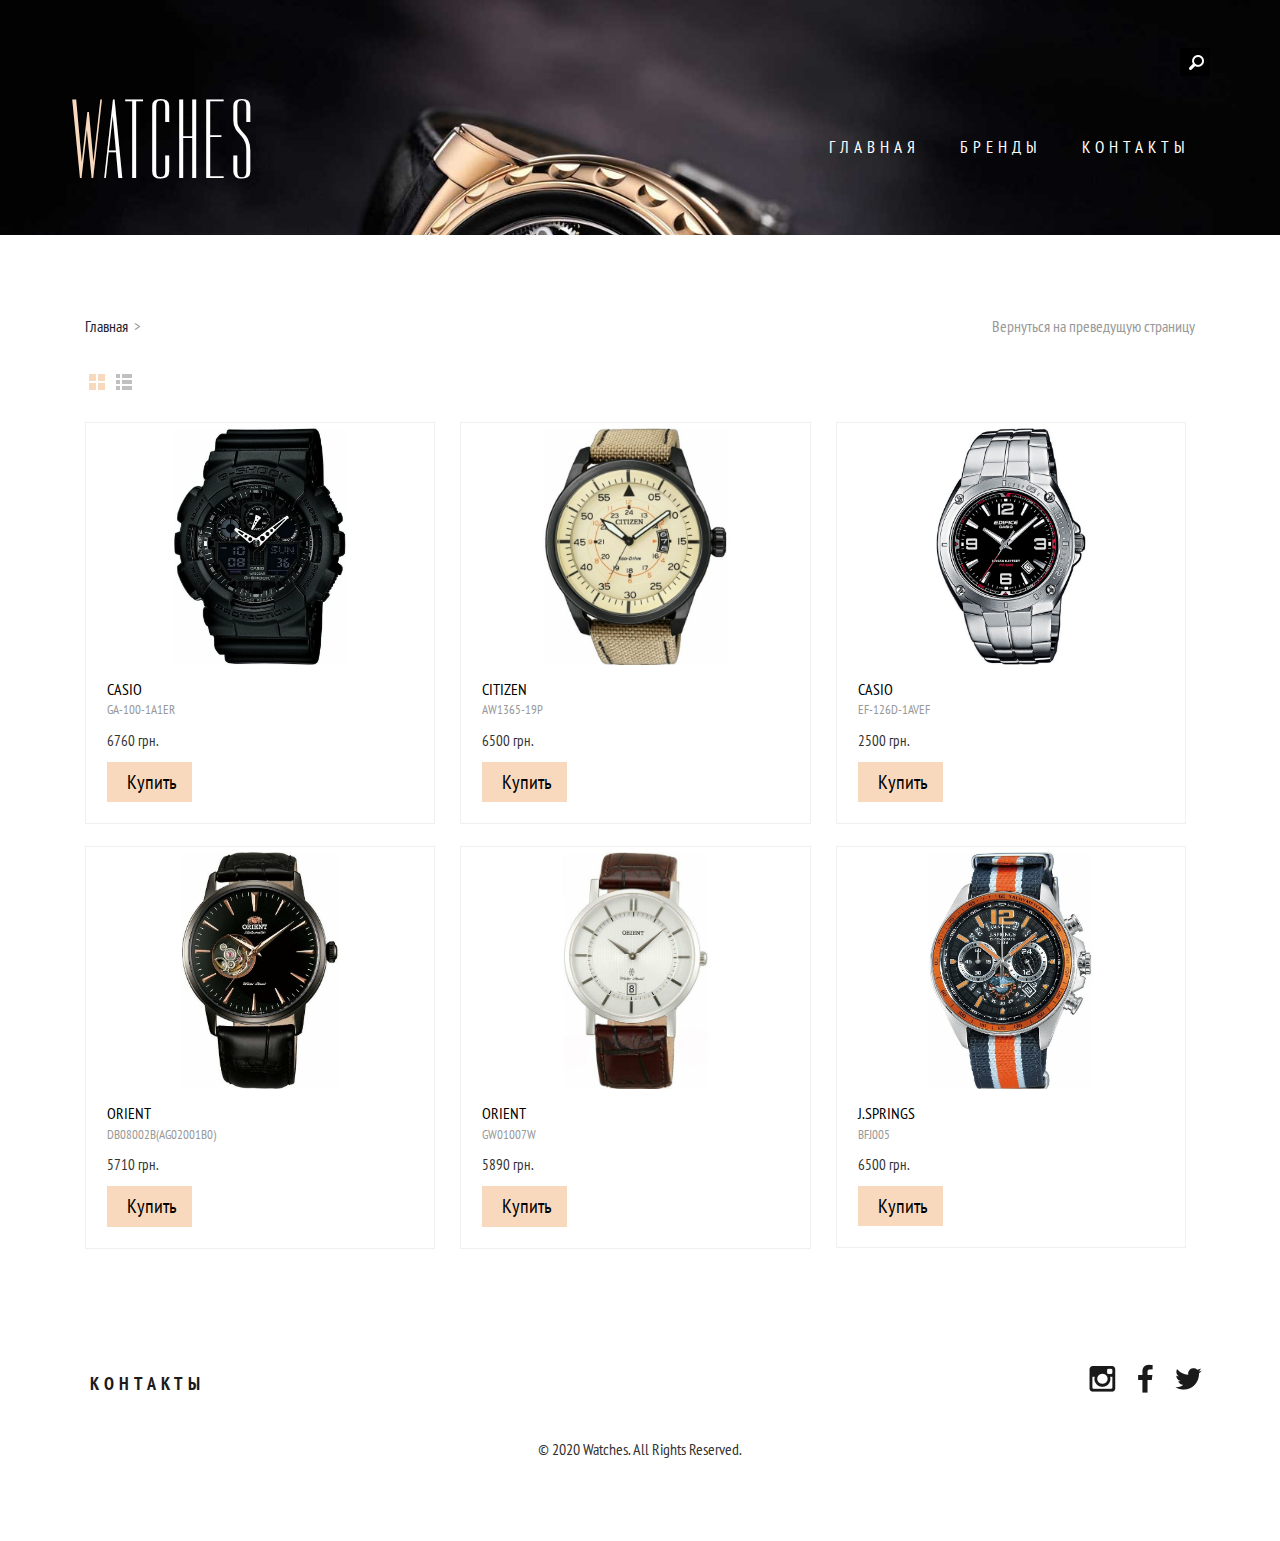
<file: men.html>
<!DOCTYPE HTML>
<html>
<head>
<title>Часы</title>
<meta name="viewport" content="width=device-width, initial-scale=1">
<meta http-equiv="Content-Type" content="text/html; charset=utf-8" />
<link href="css/bootstrap.css" rel='stylesheet' type='text/css' />
<!-- jQuery (necessary for Bootstrap's JavaScript plugins) -->
<!-- Custom Theme files -->
<link href="css/style.css" rel='stylesheet' type='text/css' />
<link href="css/component.css" rel='stylesheet' type='text/css' />
<!-- Custom Theme files -->
<!--webfont-->
<link href='//fonts.googleapis.com/css?family=PT+Sans+Narrow:400,700' rel='stylesheet' type='text/css'>
<link href='//fonts.googleapis.com/css?family=Dorsa' rel='stylesheet' type='text/css'>
<script type="text/javascript" src="js/jquery-1.11.1.min.js"></script>
<!-- start menu -->
<link href="css/megamenu.css" rel="stylesheet" type="text/css" media="all" />
<script type="text/javascript" src="js/megamenu.js"></script>
<script>$(document).ready(function(){$(".megamenu").megamenu();});</script>
<script src="js/jquery.easydropdown.js"></script>
<script src="js/simpleCart.min.js"> </script>
</head>
<body>
	<div class="men_banner">
   	  <div class="container">
   	  	<div class="header_top">
   	  	  
           <div class="header_top_right">
		  	
			
		    <!-- start search-->
				<div class="search-box">
				   <div id="sb-search" class="sb-search">
					  <form>
						 <input class="sb-search-input" placeholder="Введите свой запрос..." type="search" name="search" id="search">
						 <input class="sb-search-submit" type="submit" value="">
						 <span class="sb-icon-search"> </span>
					  </form>
				    </div>
				 </div>
				 <!----search-scripts---->
				 <script src="js/classie1.js"></script>
				 <script src="js/uisearch.js"></script>
				   <script>
					 new UISearch( document.getElementById( 'sb-search' ) );
				   </script>
					<!----//search-scripts---->
		            <div class="clearfix"> </div>
			 </div>
		     <div class="clearfix"> </div>
	    </div>
   	  <div class="header_bottom">
	   <div class="logo">
		  <h1><a href="index.html"><span class="m_1">W</span>atches</a></h1>
	   </div>
	   <div class="menu">
	     <ul class="megamenu skyblue">		
	     	<li><a class="color3" href="index.html">Главная</a></li>
				<li><a class="color10" href="brands.html">Бренды</a></li>
				<li><a class="color10" href="contact.html">Контакты</a></li>
				<div class="clearfix"> </div>
			</ul>
			</div>
	        <div class="clearfix"> </div>
	    </div>
	  </div>
   </div>
   <div class="men">
    <div class="container">
    	<title>Watches | Часы</title>
    	<div class="col-md-12 mens_right">
    		<div class="dreamcrub">
			   	<ul class="breadcrumbs">
                    <li class="home">
                       <a href="index.html" title="Go to Home Page">Главная</a>&nbsp;
                       <span>&gt;</span>
                    </li>
                    
                </ul>
                <ul class="previous">
                	<li><a href="index.html">Вернуться на преведущую страницу</a></li>
                </ul>
                <div class="clearfix"></div>
			   </div>
			
    		<div id="cbp-vm" class="cbp-vm-switcher cbp-vm-view-grid">
					<div class="cbp-vm-options">
						<a href="#" class="cbp-vm-icon cbp-vm-grid cbp-vm-selected" data-view="cbp-vm-view-grid" title="grid">Линия</a>
						<a href="#" class="cbp-vm-icon cbp-vm-list" data-view="cbp-vm-view-list" title="list">Столбец</a>
					</div>
					<div class="pages">   
        	 
       	   </div>
					<div class="clearfix"></div>
					<ul>
					  <li class="simpleCart_shelfItem">
						
							 <div class="view view-first">
					   		  <div class="inner_content clearfix">
								<div class="product_image">
									<div class="mask1"><img src="images/1.jpg" alt="image" class="img-responsive zoom-img"></div>
									
					                 <div class="product_container">
									   <h4>CASIO</h4>
									   <p>GA-100-1A1ER</p>
									   <div class="price mount item_price">6760 грн.</div>

									   <a style="font-size: 20px;" class="button item_add cbp-vm-icon cbp-vm-add" href="#">Купить</a>
									 </div>		
								  </div>
			                     </div>
		                      </div>
		                    
						</li>
						<li class="simpleCart_shelfItem">
							
							  <div class="view view-first">
					   		  <div class="inner_content clearfix">
								<div class="product_image">
									<div class="mask1"><img src="images/2.jpg" alt="image" class="img-responsive zoom-img"></div>
									 
									 <div class="product_container">
									   <h4>CITIZEN</h4>
									   <p>AW1365-19P</p>
									   <div class="price mount item_price">6500 грн.</div>
									   <a  style="font-size: 20px;"  class="button item_add cbp-vm-icon cbp-vm-add" href="#">Купить</a>
									 </div>		
								  </div>
			                     </div>
		                      </div>
							 
						</li>
						<li class="last simpleCart_shelfItem">
							
								<div class="view view-first">
					   		  <div class="inner_content clearfix">
								<div class="product_image">
									<div class="mask1"><img src="images/3qq.png" alt="image" class="img-responsive zoom-img"></div>
									
									<div class="product_container">
									   <h4>CASIO</h4>
									   <p>EF-126D-1AVEF</p>
									    <div class="price mount item_price">2500 грн.</div>
									    <a  style="font-size: 20px;"  class="button item_add cbp-vm-icon cbp-vm-add" href="#">Купить</a>
									 </div>		
								  </div>
			                     </div>
		                      </div>
							
						</li>
						<li class="simpleCart_shelfItem">
							
								<div class="view view-first">
					   		  <div class="inner_content clearfix">
								<div class="product_image">
									<div class="mask1"><img src="images/4.jpg" alt="image" class="img-responsive zoom-img"></div>
									
									<div class="product_container">
									   <h4>ORIENT</h4>
									   <p>DB08002B(AG02001B0)</p>
									   <div class="price mount item_price">5710 грн.</div>
									    <a  style="font-size: 20px;"  class="button item_add cbp-vm-icon cbp-vm-add" href="#">Купить</a>
									 </div>		
								  </div>
			                     </div>
		                      </div>
							
						</li>
						<li class="simpleCart_shelfItem">
							
								<div class="view view-first">
					   		  <div class="inner_content clearfix">
								<div class="product_image">
									<div class="mask1"><img src="images/5.jpg" alt="image" class="img-responsive zoom-img"></div>
									
									<div class="product_container">
									   <h4>ORIENT</h4>
									   <p>GW01007W</p>
									    <div class="price mount item_price">5890 грн.</div>
									    <a  style="font-size: 20px;"  class="button item_add cbp-vm-icon cbp-vm-add" href="#">Купить</a>
									 </div>		
								  </div>
			                     </div>
		                      </div>
							
						</li>
						<li class="last simpleCart_shelfItem">
							
								<div class="view view-first">
					   		  <div class="inner_content clearfix">
								<div class="product_image">
									<div class="mask1"><img src="images/6.jpg" alt="image" class="img-responsive zoom-img"></div>
									
									<div class="product_container">
									   <h4>J.Springs</h4>
									   <p>BFJ005</p>
									    <div class="price mount item_price">6500 грн.</div>
									    <a  style="font-size: 20px;"  class="button item_add cbp-vm-icon cbp-vm-add" href="#">Купить</a>
									 </div>		
								  </div>
			                     </div>
		                      </div>
							
						</li>
					</ul>
				</div>
				<script src="js/cbpViewModeSwitch.js" type="text/javascript"></script>
                <script src="js/classie.js" type="text/javascript"></script>
    	</div>
    </div>
   </div>
   <div class="footer">
   	 <div class="container">
   	 	
   		<div class="cssmenu">
		   <ul>
			<li><a href="contact.html">Контакты</a></li>
		  </ul>
		</div>
		<ul class="social">
			<li><a href=""> <i class="instagram"> </i> </a></li>
			<li><a href=""><i class="fb"> </i> </a></li>
			<li><a href=""><i class="tw"> </i> </a></li>
	    </ul>
	    <div class="clearfix"></div>
	    <div class="copy">
           <p> &copy; 2020 Watches. All Rights Reserved.</p>
	    </div>
   	</div>
   </div>
</body>
</html>
</file>
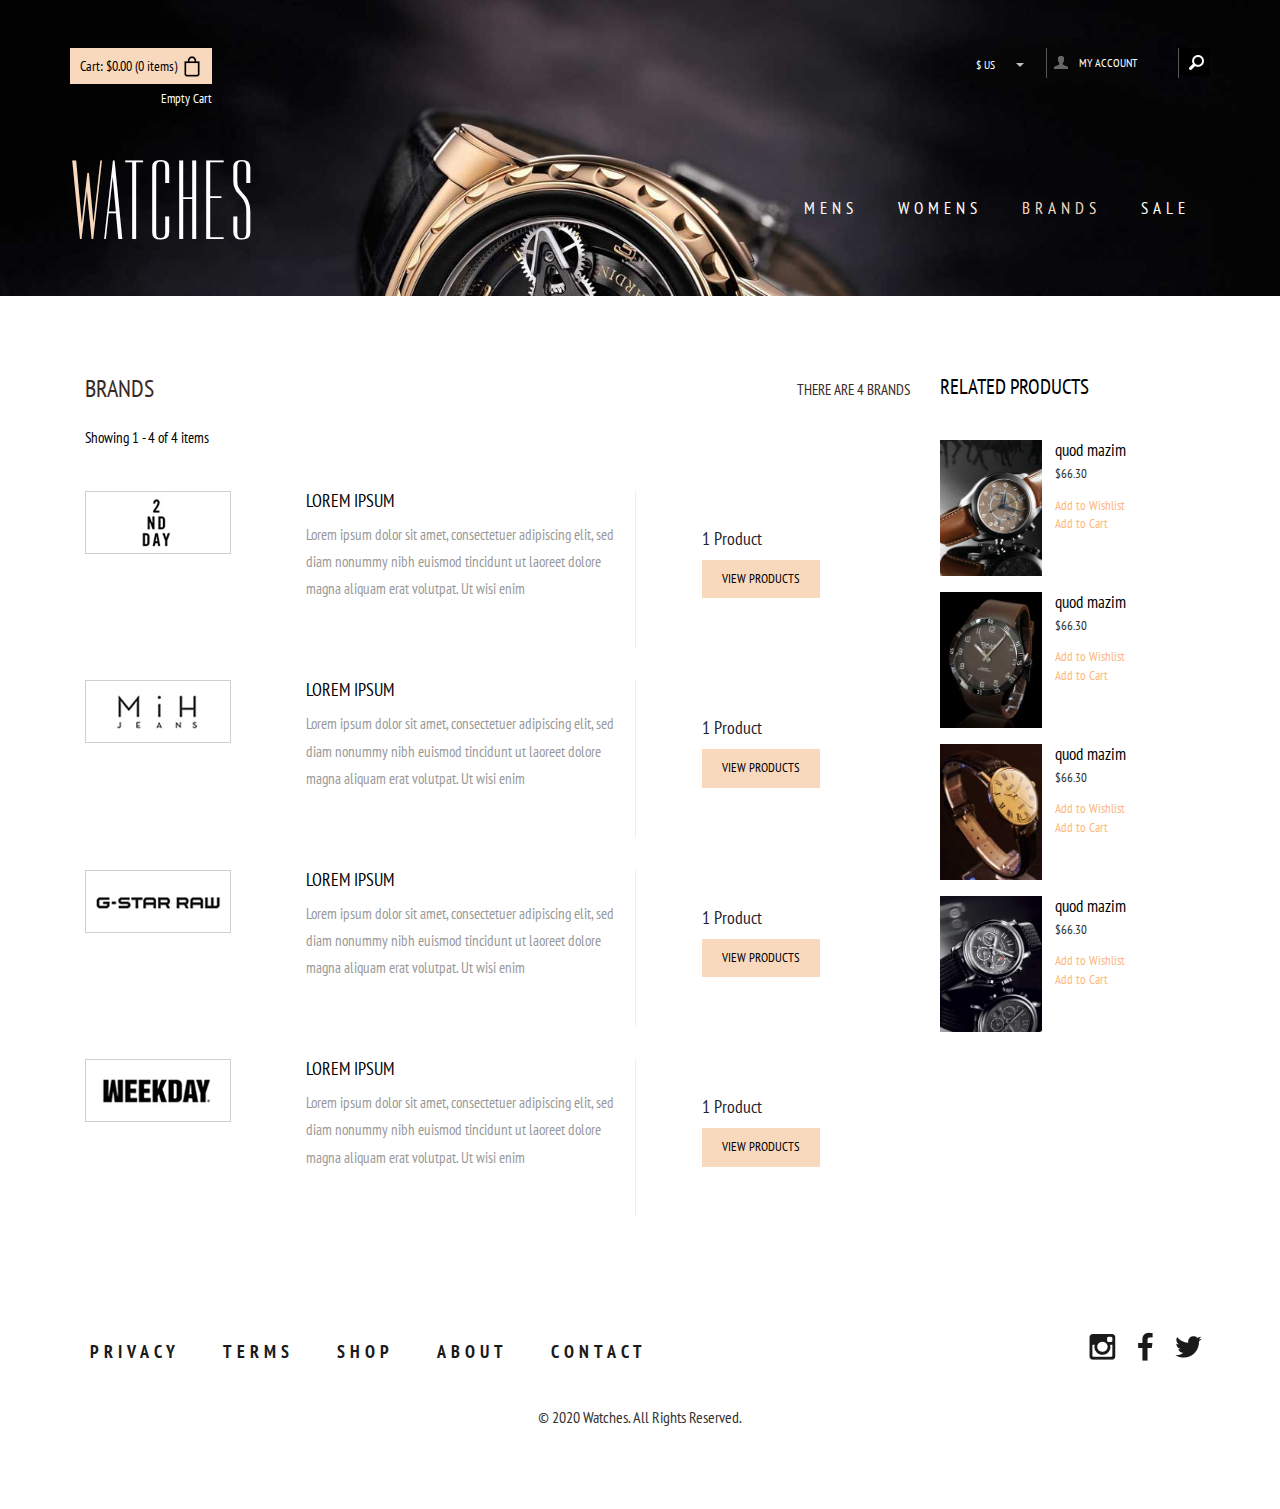
<file: Mono-Watches/brands.html>
<!DOCTYPE HTML>
<html>
<head>
<title>Watches | Brands</title>
<meta name="viewport" content="width=device-width, initial-scale=1">
<meta http-equiv="Content-Type" content="text/html; charset=utf-8" />
<link href="css/bootstrap.css" rel='stylesheet' type='text/css' />
<!-- jQuery (necessary for Bootstrap's JavaScript plugins) -->
<!-- Custom Theme files -->
<link href="css/style.css" rel='stylesheet' type='text/css' />
<!-- Custom Theme files -->
<!--webfont-->
<link href='//fonts.googleapis.com/css?family=PT+Sans+Narrow:400,700' rel='stylesheet' type='text/css'>
<link href='//fonts.googleapis.com/css?family=Dorsa' rel='stylesheet' type='text/css'>
<script type="text/javascript" src="js/jquery-1.11.1.min.js"></script>
<!-- start menu -->
<link href="css/megamenu.css" rel="stylesheet" type="text/css" media="all" />
<script type="text/javascript" src="js/megamenu.js"></script>
<script>$(document).ready(function(){$(".megamenu").megamenu();});</script>
<script src="js/jquery.easydropdown.js"></script>
<script src="js/simpleCart.min.js"> </script>
</head>
<body>
	<div class="men_banner">
   	  <div class="container">
   	  	<div class="header_top">
   	  	   <div class="header_top_left">
	  	      <div class="box_11"><a href="checkout.html">
		      <h4><p>Cart: <span class="simpleCart_total"></span> (<span id="simpleCart_quantity" class="simpleCart_quantity"></span> items)</p><img src="images/bag.png" alt=""/><div class="clearfix"> </div></h4>
		      </a></div>
	          <p class="empty"><a href="javascript:;" class="simpleCart_empty">Empty Cart</a></p>
	          <div class="clearfix"> </div>
	       </div>
           <div class="header_top_right">
		  	 <div class="lang_list">
				<select tabindex="4" class="dropdown">
					<option value="" class="label" value="">$ Us</option>
					<option value="1">Dollar</option>
					<option value="2">Euro</option>
				</select>
			 </div>
			 <ul class="header_user_info">
			  <a class="login" href="login.html">
				<i class="user"> </i> 
				<li class="user_desc">My Account</li>
			  </a>
			  <div class="clearfix"> </div>
		     </ul>
		    <!-- start search-->
				<div class="search-box">
				   <div id="sb-search" class="sb-search">
					  <form>
						 <input class="sb-search-input" placeholder="Enter your search term..." type="search" name="search" id="search">
						 <input class="sb-search-submit" type="submit" value="">
						 <span class="sb-icon-search"> </span>
					  </form>
				    </div>
				 </div>
				 <!----search-scripts---->
				 <script src="js/classie1.js"></script>
				 <script src="js/uisearch.js"></script>
				   <script>
					 new UISearch( document.getElementById( 'sb-search' ) );
				   </script>
					<!----//search-scripts---->
		            <div class="clearfix"> </div>
			 </div>
		     <div class="clearfix"> </div>
	   </div>
   	  <div class="header_bottom">
	   <div class="logo">
		  <h1><a href="index.html"><span class="m_1">W</span>atches</a></h1>
	   </div>
	   <div class="menu">
	     <ul class="megamenu skyblue">
			<li><a class="color2" href="#">Mens</a>
				<div class="megapanel">
					<div class="row">
						<div class="col1">
							<div class="h_nav">
								<h4>Men</h4>
								<ul>
									<li><a href="men.html">Watches</a></li>
									<li><a href="men.html">watches</a></li>
									<li><a href="men.html">Blazers</a></li>
									
								</ul>	
							</div>							
						</div>
						<div class="col1">
							<div class="h_nav">
								<h4>Women</h4>
								<ul>
									<li><a href="men.html">Watches</a></li>
									<li><a href="men.html">Outerwear</a></li>
									<li><a href="men.html">Dresses</a></li>
									
								</ul>	
							</div>							
						</div>
						<div class="col2">
							<div class="h_nav">
								<h4>Trends</h4>
								<ul>
									<li class>
										<div class="p_left">
										  <img src="images/p1.jpg" class="img-responsive" alt=""/>
										</div>
										<div class="p_right">
											<h4><a href="#">Denim shirt</a></h4>
											<span class="item-cat"><small><a href="#">watches</a></small></span>
											<span class="price">29.99 $</span>
										</div>
										<div class="clearfix"> </div>
									</li>
									<li>
										<div class="p_left">
										  <img src="images/p2.jpg" class="img-responsive" alt=""/>
										</div>
										<div class="p_right">
											<h4><a href="#">Denim shirt</a></h4>
											<span class="item-cat"><small><a href="#">watches</a></small></span>
											<span class="price">29.99 $</span>
										</div>
										<div class="clearfix"> </div>
									</li>
									<li>
										<div class="p_left">
										  <img src="images/p3.jpg" class="img-responsive" alt=""/>
										</div>
										<div class="p_right">
											<h4><a href="#">Denim shirt</a></h4>
											<span class="item-cat"><small><a href="#">watches</a></small></span>
											<span class="price">29.99 $</span>
										</div>
										<div class="clearfix"> </div>
									</li>
								</ul>	
							</div>												
						</div>
					  </div>
					</div>
			</li>
			<li><a class="color4" href="#">womens</a>
				<div class="megapanel">
					<div class="row">
						<div class="col1">
							<div class="h_nav">
								<h4>Men</h4>
								<ul>
									<li><a href="men.html">Watches</a></li>
									<li><a href="men.html">watches</a></li>
									<li><a href="men.html">Blazers</a></li>
									
								</ul>	
							</div>							
						</div>
						<div class="col1">
							<div class="h_nav">
								<h4>Women</h4>
								<ul>
									<li><a href="men.html">Watches</a></li>
									<li><a href="men.html">Outerwear</a></li>
									<li><a href="men.html">Dresses</a></li>
									
								</ul>	
							</div>							
						</div>
						<div class="col2">
							<div class="h_nav">
								<h4>Trends</h4>
								<ul>
									<li class>
										<div class="p_left">
										  <img src="images/p1.jpg" class="img-responsive" alt=""/>
										</div>
										<div class="p_right">
											<h4><a href="#">Denim shirt</a></h4>
											<span class="item-cat"><small><a href="#">watches</a></small></span>
											<span class="price">29.99 $</span>
										</div>
										<div class="clearfix"> </div>
									</li>
									<li>
										<div class="p_left">
										  <img src="images/p2.jpg" class="img-responsive" alt=""/>
										</div>
										<div class="p_right">
											<h4><a href="#">Denim shirt</a></h4>
											<span class="item-cat"><small><a href="#">watches</a></small></span>
											<span class="price">29.99 $</span>
										</div>
										<div class="clearfix"> </div>
									</li>
									<li>
										<div class="p_left">
										  <img src="images/p3.jpg" class="img-responsive" alt=""/>
										</div>
										<div class="p_right">
											<h4><a href="#">Denim shirt</a></h4>
											<span class="item-cat"><small><a href="#">watches</a></small></span>
											<span class="price">29.99 $</span>
										</div>
										<div class="clearfix"> </div>
									</li>
								</ul>	
							</div>												
						</div>
					  </div>
					</div>
				</li>				
				<li class="active grid"><a class="color10" href="brands.html">Brands</a></li>
				<li><a class="color3" href="index.html">Sale</a></li>
				
				<div class="clearfix"> </div>
			</ul>
			</div>
	        <div class="clearfix"> </div>
	    </div>
	   </div>
   </div>
   <div class="men">
   	<div class="container">
      <div class="col-md-9 single_top">
      	 <h1 class="page-heading product-listing">
			Brands
		    <span class="heading-counter">There are 4 brands</span>
         </h1>
         <div class="product-count">Showing 1 - 4 of 4 items</div>
          <div class="brand_box">
	         <div class="left-side col-xs-12 col-sm-3">
				 <img src="images/2nd-day.jpg" alt=""/>
			 </div>
		     <div class="middle-side col-xs-12 col-sm-5">
		     	<h4><a href="#">Lorem Ipsum</a></h4>
		     	<p>Lorem ipsum dolor sit amet, consectetuer adipiscing elit, sed diam nonummy nibh euismod tincidunt ut laoreet dolore magna aliquam erat volutpat. Ut wisi enim</p>
			 </div>
			 <div class="right-side col-xs-12 col-sm-4">
			 	<p><a href="#">1 Product</a></p>
			    <a href="#" class="btn btn1 btn-primary btn-normal btn-inline " target="_self">View Products</a>     
			 </div>
			 <div class="clearfix"> </div>
		  </div>
		  <div class="brand_box">
	         <div class="left-side col-xs-12 col-sm-3">
				 <img src="images/mih-jeans.jpg" alt=""/>
			 </div>
		     <div class="middle-side col-xs-12 col-sm-5">
		     	<h4><a href="#">Lorem Ipsum</a></h4>
		     	<p>Lorem ipsum dolor sit amet, consectetuer adipiscing elit, sed diam nonummy nibh euismod tincidunt ut laoreet dolore magna aliquam erat volutpat. Ut wisi enim</p>
			 </div>
			 <div class="right-side col-xs-12 col-sm-4">
			 	<p><a href="#">1 Product</a></p>
			    <a href="#" class="btn btn1 btn-primary btn-normal btn-inline " target="_self">View Products</a>     
			 </div>
			 <div class="clearfix"> </div>
		  </div>
		  <div class="brand_box">
	         <div class="left-side col-xs-12 col-sm-3">
				 <img src="images/g-star-raw.jpg" alt=""/>
			 </div>
		     <div class="middle-side col-xs-12 col-sm-5">
		     	<h4><a href="#">Lorem Ipsum</a></h4>
		     	<p>Lorem ipsum dolor sit amet, consectetuer adipiscing elit, sed diam nonummy nibh euismod tincidunt ut laoreet dolore magna aliquam erat volutpat. Ut wisi enim</p>
			 </div>
			 <div class="right-side col-xs-12 col-sm-4">
			 	<p><a href="#">1 Product</a></p>
			    <a href="#" class="btn btn1 btn-primary btn-normal btn-inline " target="_self">View Products</a>     
			 </div>
			 <div class="clearfix"> </div>
		  </div>
		  <div class="brand_box">
	         <div class="left-side col-xs-12 col-sm-3">
				 <img src="images/weekday1.jpg" alt=""/>
			 </div>
		     <div class="middle-side col-xs-12 col-sm-5">
		     	<h4><a href="#">Lorem Ipsum</a></h4>
		     	<p>Lorem ipsum dolor sit amet, consectetuer adipiscing elit, sed diam nonummy nibh euismod tincidunt ut laoreet dolore magna aliquam erat volutpat. Ut wisi enim</p>
			 </div>
			 <div class="right-side col-xs-12 col-sm-4">
			 	<p><a href="#">1 Product</a></p>
			    <a href="#" class="btn btn1 btn-primary btn-normal btn-inline " target="_self">View Products</a>     
			 </div>
			 <div class="clearfix"> </div>
		  </div>
		</div>
		<div class="col-md-3 tabs">
	      <h3 class="m_1">Related Products</h3>
	      <ul class="product">
	      	<li class="product_img"><img src="images/m5.jpg" class="img-responsive" alt=""/></li>
	      	<li class="product_desc">
	      		<h4><a href="#">quod mazim</a></h4>
	      		<p class="single_price">$66.30</p>
	      		<a href="#" class="link-cart">Add to Wishlist</a>
	      	    <a href="#" class="link-cart">Add to Cart</a>
	        </li>
	      	<div class="clearfix"> </div>
	      </ul>
	      <ul class="product">
	      	<li class="product_img"><img src="images/m6.jpg" class="img-responsive" alt=""/></li>
	      	<li class="product_desc">
	      		<h4><a href="#">quod mazim</a></h4>
	      		<p class="single_price">$66.30</p>
	      		<a href="#" class="link-cart">Add to Wishlist</a>
	      	    <a href="#" class="link-cart">Add to Cart</a>
	        </li>
	      	<div class="clearfix"> </div>
	      </ul>
	      <ul class="product">
	      	<li class="product_img"><img src="images/m2.jpg" class="img-responsive" alt=""/></li>
	      	<li class="product_desc">
	      		<h4><a href="#">quod mazim</a></h4>
	      		<p class="single_price">$66.30</p>
	      		<a href="#" class="link-cart">Add to Wishlist</a>
	      	    <a href="#" class="link-cart">Add to Cart</a>
	        </li>
	      	<div class="clearfix"> </div>
	      </ul>
	      <ul class="product">
	      	<li class="product_img"><img src="images/m3.jpg" class="img-responsive" alt=""/></li>
	      	<li class="product_desc">
	      		<h4><a href="#">quod mazim</a></h4>
	      		<p class="single_price">$66.30</p>
	      		<a href="#" class="link-cart">Add to Wishlist</a>
	      	    <a href="#" class="link-cart">Add to Cart</a>
	        </li>
	      	<div class="clearfix"> </div>
	      </ul>
        </div>
     <div class="clearfix"> </div>
	</div>
   </div>
   <div class="footer">
   	 <div class="container">
   	 	
   		<div class="cssmenu">
		   <ul>
			<li class="active"><a href="#">Privacy</a></li>
			<li><a href="#">Terms</a></li>
			<li><a href="#">Shop</a></li>
			<li><a href="#">About</a></li>
			<li><a href="contact.html">Contact</a></li>
		  </ul>
		</div>
		<ul class="social">
			<li><a href=""> <i class="instagram"> </i> </a></li>
			<li><a href=""><i class="fb"> </i> </a></li>
			<li><a href=""><i class="tw"> </i> </a></li>
	    </ul>
	    <div class="clearfix"></div>
	    <div class="copy">
           <p> &copy; 2020 Watches. All Rights Reserved.</p>
	    </div>
   	</div>
   </div>
</body>
</html>
</file>
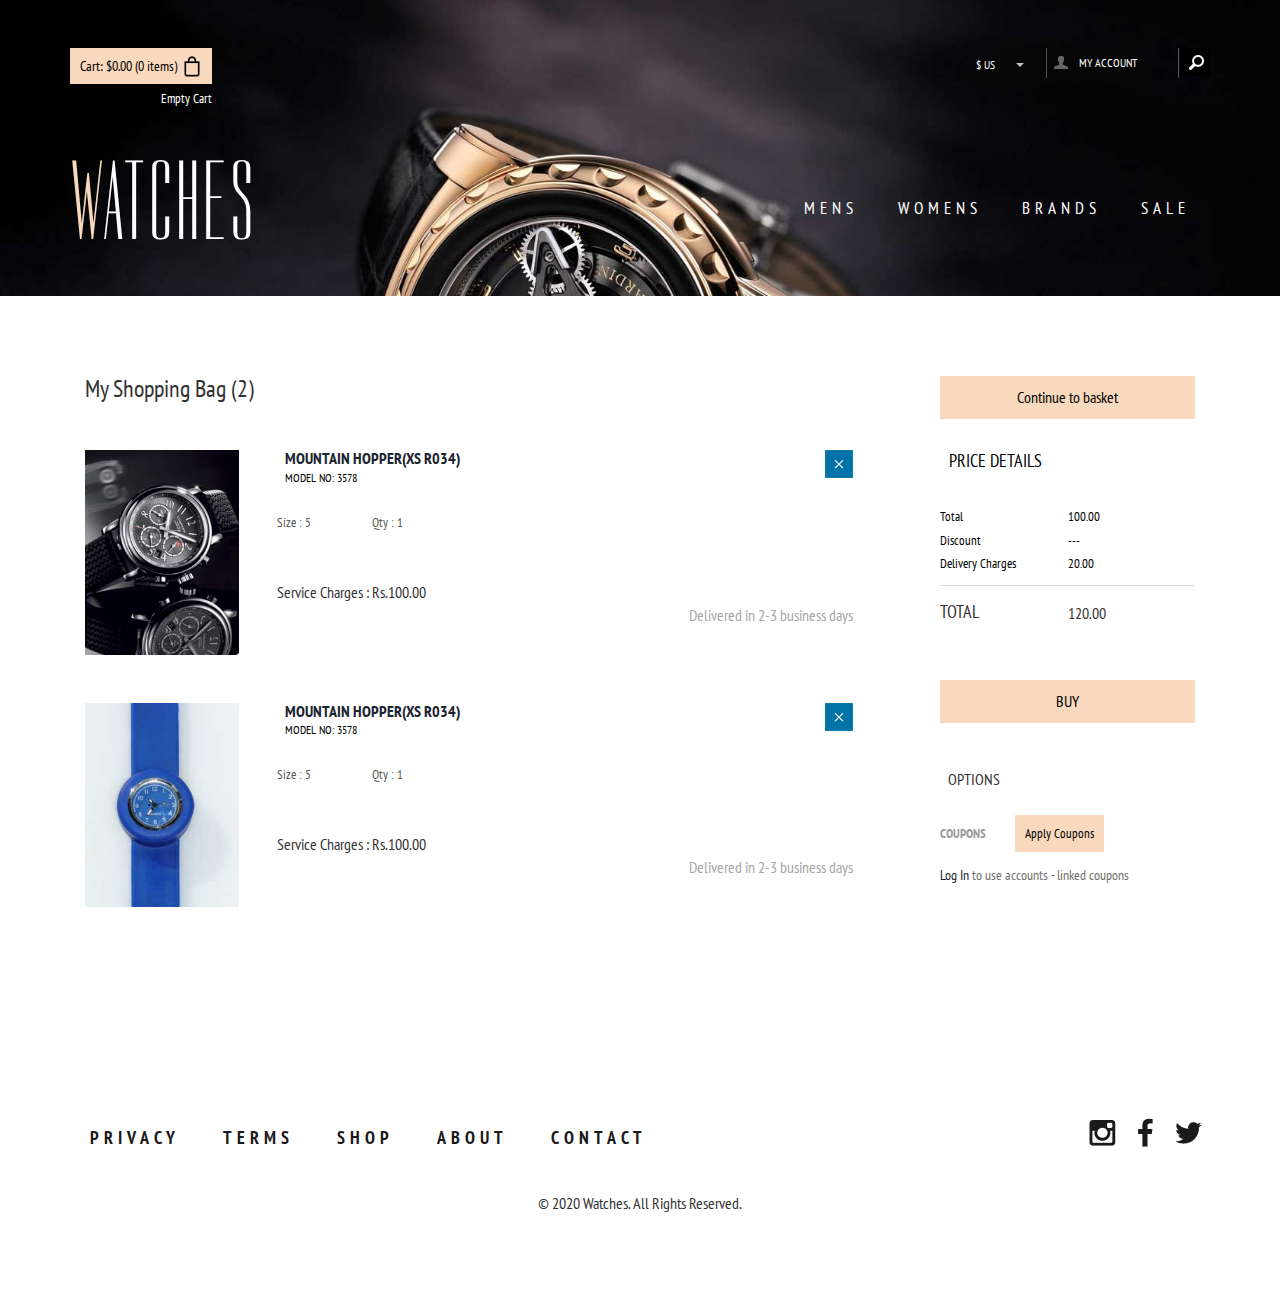
<file: Mono-Watches/checkout.html>
<!DOCTYPE HTML>
<html>
<head>
<title>Watches | Checkout</title>
<meta name="viewport" content="width=device-width, initial-scale=1">
<meta http-equiv="Content-Type" content="text/html; charset=utf-8" />
<link href="css/bootstrap.css" rel='stylesheet' type='text/css' />
<!-- jQuery (necessary for Bootstrap's JavaScript plugins) -->
<!-- Custom Theme files -->
<link href="css/style.css" rel='stylesheet' type='text/css' />
<!-- Custom Theme files -->
<!--webfont-->
<link href='//fonts.googleapis.com/css?family=PT+Sans+Narrow:400,700' rel='stylesheet' type='text/css'>
<link href='//fonts.googleapis.com/css?family=Dorsa' rel='stylesheet' type='text/css'>
<script type="text/javascript" src="js/jquery-1.11.1.min.js"></script>
<!-- start menu -->
<link href="css/megamenu.css" rel="stylesheet" type="text/css" media="all" />
<script type="text/javascript" src="js/megamenu.js"></script>
<script>$(document).ready(function(){$(".megamenu").megamenu();});</script>
<script src="js/jquery.easydropdown.js"></script>
<script src="js/simpleCart.min.js"> </script>
</head>
<body>
	<div class="men_banner">
   	  <div class="container">
   	  	<div class="header_top">
   	  	   <div class="header_top_left">
	  	      <div class="box_11"><a href="checkout.html">
		      <h4><p>Cart: <span class="simpleCart_total"></span> (<span id="simpleCart_quantity" class="simpleCart_quantity"></span> items)</p><img src="images/bag.png" alt=""/><div class="clearfix"> </div></h4>
		      </a></div>
	          <p class="empty"><a href="javascript:;" class="simpleCart_empty">Empty Cart</a></p>
	          <div class="clearfix"> </div>
	       </div>
           <div class="header_top_right">
		  	 <div class="lang_list">
				<select tabindex="4" class="dropdown">
					<option value="" class="label" value="">$ Us</option>
					<option value="1">Dollar</option>
					<option value="2">Euro</option>
				</select>
			 </div>
			 <ul class="header_user_info">
			  <a class="login" href="login.html">
				<i class="user"> </i> 
				<li class="user_desc">My Account</li>
			  </a>
			  <div class="clearfix"> </div>
		     </ul>
		    <!-- start search-->
				<div class="search-box">
				   <div id="sb-search" class="sb-search">
					  <form>
						 <input class="sb-search-input" placeholder="Enter your search term..." type="search" name="search" id="search">
						 <input class="sb-search-submit" type="submit" value="">
						 <span class="sb-icon-search"> </span>
					  </form>
				    </div>
				 </div>
				 <!----search-scripts---->
				 <script src="js/classie1.js"></script>
				 <script src="js/uisearch.js"></script>
				   <script>
					 new UISearch( document.getElementById( 'sb-search' ) );
				   </script>
					<!----//search-scripts---->
		            <div class="clearfix"> </div>
			 </div>
		     <div class="clearfix"> </div>
	    </div>
   		<div class="header_bottom">
	     <div class="logo">
		    <h1><a href="index.html"><span class="m_1">W</span>atches</a></h1>
	     </div>
	    <div class="menu">
	     <ul class="megamenu skyblue">
			<li><a class="color2" href="#">Mens</a>
				<div class="megapanel">
					<div class="row">
						<div class="col1">
							<div class="h_nav">
								<h4>Men</h4>
								<ul>
									<li><a href="men.html">Watches</a></li>
									<li><a href="men.html">watches</a></li>
									<li><a href="men.html">Blazers</a></li>
									
								</ul>	
							</div>							
						</div>
						<div class="col1">
							<div class="h_nav">
								<h4>Women</h4>
								<ul>
									<li><a href="men.html">Watches</a></li>
									<li><a href="men.html">Outerwear</a></li>
									<li><a href="men.html">Dresses</a></li>
									
								</ul>	
							</div>							
						</div>
						<div class="col2">
							<div class="h_nav">
								<h4>Trends</h4>
								<ul>
									<li class>
										<div class="p_left">
										  <img src="images/p1.jpg" class="img-responsive" alt=""/>
										</div>
										<div class="p_right">
											<h4><a href="#">Denim shirt</a></h4>
											<span class="item-cat"><small><a href="#">watches</a></small></span>
											<span class="price">29.99 $</span>
										</div>
										<div class="clearfix"> </div>
									</li>
									<li>
										<div class="p_left">
										  <img src="images/p2.jpg" class="img-responsive" alt=""/>
										</div>
										<div class="p_right">
											<h4><a href="#">Denim shirt</a></h4>
											<span class="item-cat"><small><a href="#">watches</a></small></span>
											<span class="price">29.99 $</span>
										</div>
										<div class="clearfix"> </div>
									</li>
									<li>
										<div class="p_left">
										  <img src="images/p3.jpg" class="img-responsive" alt=""/>
										</div>
										<div class="p_right">
											<h4><a href="#">Denim shirt</a></h4>
											<span class="item-cat"><small><a href="#">watches</a></small></span>
											<span class="price">29.99 $</span>
										</div>
										<div class="clearfix"> </div>
									</li>
								</ul>	
							</div>												
						</div>
					  </div>
					</div>
			</li>
			<li><a class="color4" href="#">womens</a>
				<div class="megapanel">
					<div class="row">
						<div class="col1">
							<div class="h_nav">
								<h4>Men</h4>
								<ul>
									<li><a href="men.html">Watches</a></li>
									<li><a href="men.html">watches</a></li>
									<li><a href="men.html">Blazers</a></li>
									
								</ul>	
							</div>							
						</div>
						<div class="col1">
							<div class="h_nav">
								<h4>Women</h4>
								<ul>
									<li><a href="men.html">Watches</a></li>
									<li><a href="men.html">Outerwear</a></li>
									<li><a href="men.html">Dresses</a></li>
									
								</ul>	
							</div>							
						</div>
						<div class="col2">
							<div class="h_nav">
								<h4>Trends</h4>
								<ul>
									<li class>
										<div class="p_left">
										  <img src="images/p1.jpg" class="img-responsive" alt=""/>
										</div>
										<div class="p_right">
											<h4><a href="#">Denim shirt</a></h4>
											<span class="item-cat"><small><a href="#">watches</a></small></span>
											<span class="price">29.99 $</span>
										</div>
										<div class="clearfix"> </div>
									</li>
									<li>
										<div class="p_left">
										  <img src="images/p2.jpg" class="img-responsive" alt=""/>
										</div>
										<div class="p_right">
											<h4><a href="#">Denim shirt</a></h4>
											<span class="item-cat"><small><a href="#">watches</a></small></span>
											<span class="price">29.99 $</span>
										</div>
										<div class="clearfix"> </div>
									</li>
									<li>
										<div class="p_left">
										  <img src="images/p3.jpg" class="img-responsive" alt=""/>
										</div>
										<div class="p_right">
											<h4><a href="#">Denim shirt</a></h4>
											<span class="item-cat"><small><a href="#">watches</a></small></span>
											<span class="price">29.99 $</span>
										</div>
										<div class="clearfix"> </div>
									</li>
								</ul>	
							</div>												
						</div>
					  </div>
					</div>
				</li>				
				<li><a class="color10" href="brands.html">Brands</a></li>
				<li><a class="color3" href="index.html">Sale</a></li>
				
				<div class="clearfix"> </div>
			</ul>
			</div>
	        <div class="clearfix"> </div>
	    </div>
	   </div>
   </div>
   <div class="account-in">
   	 <div class="container">
		  <div class="check_box">	 
		<div class="col-md-9 cart-items">
			 <h1>My Shopping Bag (2)</h1>
				<script>$(document).ready(function(c) {
					$('.close1').on('click', function(c){
						$('.cart-header').fadeOut('slow', function(c){
							$('.cart-header').remove();
						});
						});	  
					});
			   </script>
			 <div class="cart-header">
				 <div class="close1"> </div>
				   <div class="cart-sec simpleCart_shelfItem">
						<div class="cart-item cyc">
							 <img src="images/m3.jpg" class="img-responsive" alt=""/>
						</div>
					   <div class="cart-item-info">
						<h3><a href="#">Mountain Hopper(XS R034)</a><span>Model No: 3578</span></h3>
						<ul class="qty">
							<li><p>Size : 5</p></li>
							<li><p>Qty : 1</p></li>
						</ul>
						<div class="delivery">
							 <p>Service Charges : Rs.100.00</p>
							 <span>Delivered in 2-3 business days</span>
							 <div class="clearfix"></div>
				        </div>	
					   </div>
					   <div class="clearfix"></div>
				    </div>
			 </div>
			 <script>$(document).ready(function(c) {
					$('.close2').on('click', function(c){
							$('.cart-header2').fadeOut('slow', function(c){
						$('.cart-header2').remove();
					});
					});	  
					});
			 </script>
			 <div class="cart-header2">
				 <div class="close2"> </div>
				  <div class="cart-sec simpleCart_shelfItem">
						<div class="cart-item cyc">
							 <img src="images/m4.jpg" class="img-responsive" alt=""/>
						</div>
					   <div class="cart-item-info">
						<h3><a href="#">Mountain Hopper(XS R034)</a><span>Model No: 3578</span></h3>
						<ul class="qty">
							<li><p>Size : 5</p></li>
							<li><p>Qty : 1</p></li>
						</ul>
							 <div class="delivery">
							 <p>Service Charges : Rs.100.00</p>
							 <span>Delivered in 2-3 business days</span>
							 <div class="clearfix"></div>
				        </div>	
					   </div>
					   <div class="clearfix"></div>
				  </div>
			  </div>		
		 </div>
		 <div class="col-md-3 cart-total">
			 <a class="continue" href="#">Continue to basket</a>
			 <div class="price-details">
				 <h3>Price Details</h3>
				 <span>Total</span>
				 <span class="total1">100.00</span>
				 <span>Discount</span>
				 <span class="total1">---</span>
				 <span>Delivery Charges</span>
				 <span class="total1">20.00</span>
				 <div class="clearfix"></div>				 
			 </div>	
			 <ul class="total_price">
			   <li class="last_price"> <h4>TOTAL</h4></li>	
			   <li class="last_price"><span>120.00</span></li>
			   <div class="clearfix"> </div>
			 </ul>
			 <div class="clearfix"></div>
			 <a class="order" href="#">BUY</a>
			 <div class="total-item">
				 <h3>OPTIONS</h3>
				 <h4>COUPONS</h4>
				 <a class="cpns" href="#">Apply Coupons</a>
				 <p><a href="#">Log In</a> to use accounts - linked coupons</p>
			 </div>
			</div>
			<div class="clearfix"></div>
	     </div>
	  </div>
   </div>
  
   <div class="footer">
   	 <div class="container">
   	 	
   		<div class="cssmenu">
		   <ul>
			<li class="active"><a href="#">Privacy</a></li>
			<li><a href="#">Terms</a></li>
			<li><a href="#">Shop</a></li>
			<li><a href="#">About</a></li>
			<li><a href="contact.html">Contact</a></li>
		  </ul>
		</div>
		<ul class="social">
			<li><a href=""> <i class="instagram"> </i> </a></li>
			<li><a href=""><i class="fb"> </i> </a></li>
			<li><a href=""><i class="tw"> </i> </a></li>
	    </ul>
	    <div class="clearfix"></div>
	    <div class="copy">
           <p> &copy; 2020 Watches. All Rights Reserved.</p>
	    </div>
   	</div>
   </div>
</body>
</html>
</file>
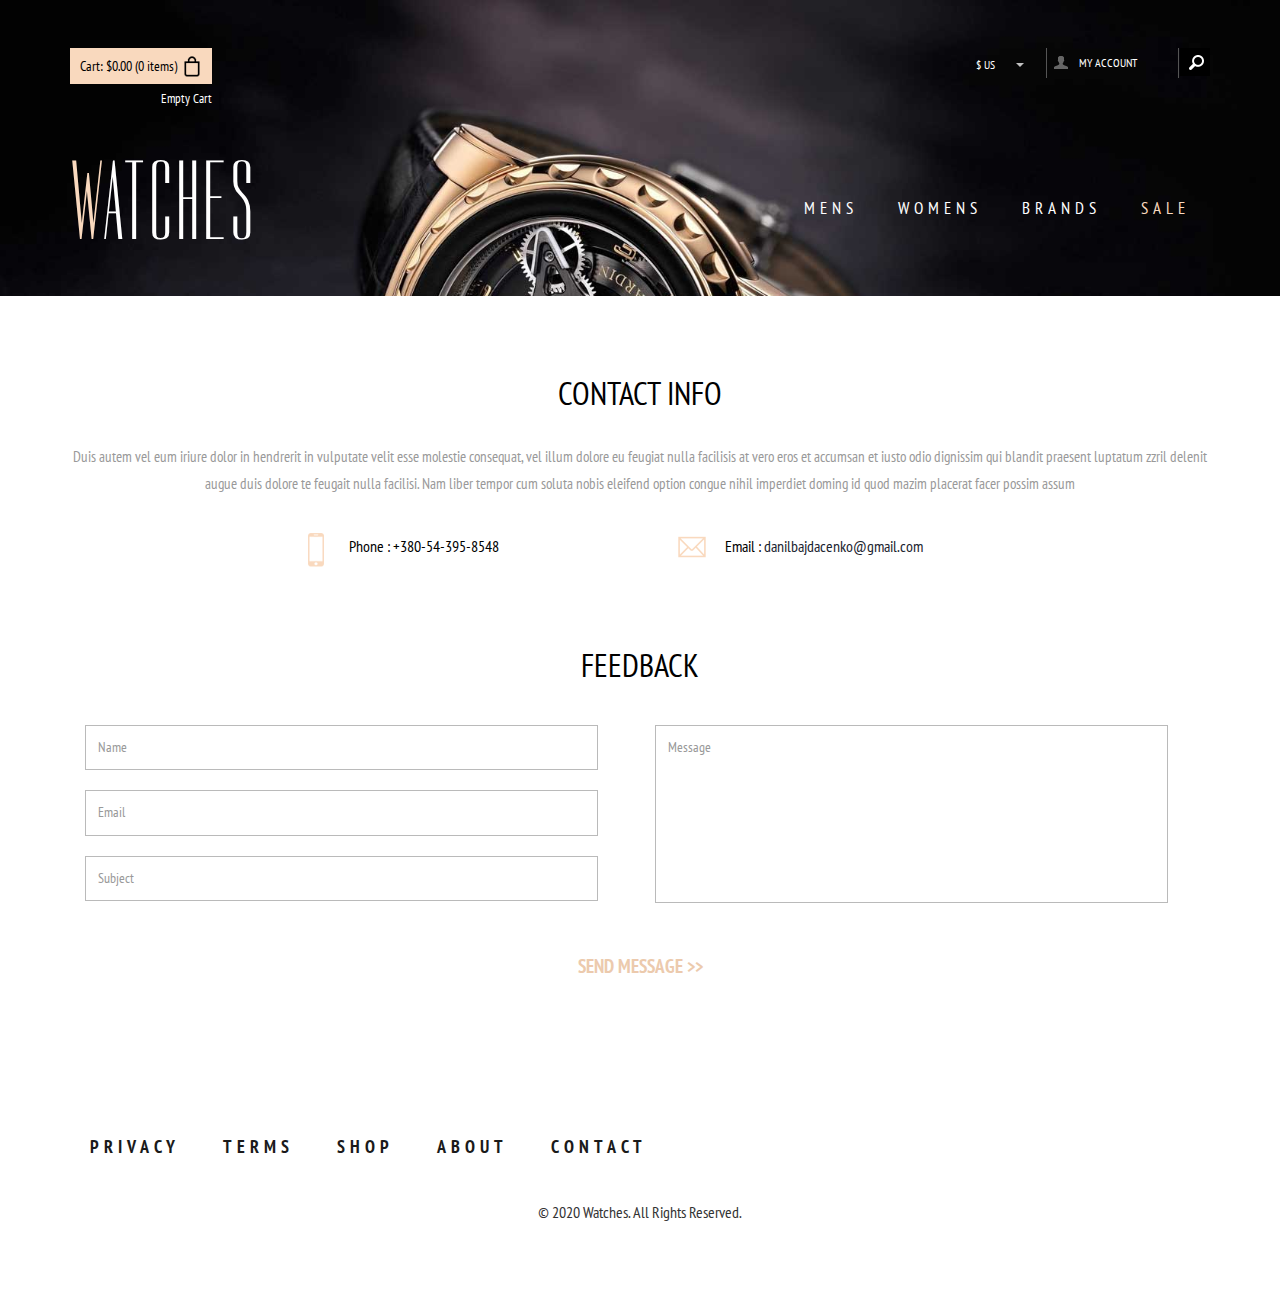
<file: Mono-Watches/contact.html>
<!DOCTYPE HTML>
<html>
<head>
<title>Watches | Contact</title>
<meta name="viewport" content="width=device-width, initial-scale=1">
<meta http-equiv="Content-Type" content="text/html; charset=utf-8" />
<link href="css/bootstrap.css" rel='stylesheet' type='text/css' />
<!-- jQuery (necessary for Bootstrap's JavaScript plugins) -->
<!-- Custom Theme files -->
<link href="css/style.css" rel='stylesheet' type='text/css' />
<!-- Custom Theme files -->
<!--webfont-->
<link href='//fonts.googleapis.com/css?family=PT+Sans+Narrow:400,700' rel='stylesheet' type='text/css'>
<link href='//fonts.googleapis.com/css?family=Dorsa' rel='stylesheet' type='text/css'>
<script type="text/javascript" src="js/jquery-1.11.1.min.js"></script>
<!-- start menu -->
<link href="css/megamenu.css" rel="stylesheet" type="text/css" media="all" />
<script type="text/javascript" src="js/megamenu.js"></script>
<script>$(document).ready(function(){$(".megamenu").megamenu();});</script>
<script src="js/jquery.easydropdown.js"></script>
<script src="js/simpleCart.min.js"> </script>
</head>
<body>
	<div class="men_banner">
   	  <div class="container">
   	  	<div class="header_top">
   	  	   <div class="header_top_left">
	  	      <div class="box_11"><a href="checkout.html">
		      <h4><p>Cart: <span class="simpleCart_total"></span> (<span id="simpleCart_quantity" class="simpleCart_quantity"></span> items)</p><img src="images/bag.png" alt=""/><div class="clearfix"> </div></h4>
		      </a></div>
	          <p class="empty"><a href="javascript:;" class="simpleCart_empty">Empty Cart</a></p>
	          <div class="clearfix"> </div>
	       </div>
           <div class="header_top_right">
		  	 <div class="lang_list">
				<select tabindex="4" class="dropdown">
					<option value="" class="label" value="">$ Us</option>
					<option value="1">Dollar</option>
					<option value="2">Euro</option>
				</select>
			 </div>
			 <ul class="header_user_info">
			  <a class="login" href="login.html">
				<i class="user"> </i> 
				<li class="user_desc">My Account</li>
			  </a>
			  <div class="clearfix"> </div>
		     </ul>
		    <!-- start search-->
				<div class="search-box">
				   <div id="sb-search" class="sb-search">
					  <form>
						 <input class="sb-search-input" placeholder="Enter your search term..." type="search" name="search" id="search">
						 <input class="sb-search-submit" type="submit" value="">
						 <span class="sb-icon-search"> </span>
					  </form>
				    </div>
				 </div>
				 <!----search-scripts---->
				 <script src="js/classie1.js"></script>
				 <script src="js/uisearch.js"></script>
				   <script>
					 new UISearch( document.getElementById( 'sb-search' ) );
				   </script>
					<!----//search-scripts---->
		            <div class="clearfix"> </div>
			 </div>
		     <div class="clearfix"> </div>
	    </div>
   		<div class="header_bottom">
	     <div class="logo">
		    <h1><a href="index.html"><span class="m_1">W</span>atches</a></h1>
	     </div>
	    <div class="menu">
	     <ul class="megamenu skyblue">
			<li><a class="color2" href="#">Mens</a>
				<div class="megapanel">
					<div class="row">
						<div class="col1">
							<div class="h_nav">
								<h4>Men</h4>
								<ul>
									<li><a href="men.html">Watches</a></li>
									<li><a href="men.html">watches</a></li>
									<li><a href="men.html">Blazers</a></li>
									<li><a href="men.html">Suits</a></li>
									<li><a href="men.html">Trousers</a></li>
									<li><a href="men.html">Jeans</a></li>
									<li><a href="men.html">Shirts</a></li>
									<li><a href="men.html">Sweatshirts & Hoodies</a></li>
									<li><a href="men.html">Swim Wear</a></li>
									<li><a href="men.html">Accessories</a></li>
								</ul>	
							</div>							
						</div>
						<div class="col1">
							<div class="h_nav">
								<h4>Women</h4>
								<ul>
									<li><a href="men.html">Watches</a></li>
									<li><a href="men.html">Outerwear</a></li>
									<li><a href="men.html">Dresses</a></li>
									<li><a href="men.html">Handbags</a></li>
									<li><a href="men.html">Trousers</a></li>
									<li><a href="men.html">Jeans</a></li>
									<li><a href="men.html">T-Shirts</a></li>
									<li><a href="men.html">Shoes</a></li>
									<li><a href="men.html">Coats</a></li>
									<li><a href="men.html">Accessories</a></li>
								</ul>	
							</div>							
						</div>
						<div class="col2">
							<div class="h_nav">
								<h4>Trends</h4>
								<ul>
									<li class>
										<div class="p_left">
										  <img src="images/p1.jpg" class="img-responsive" alt=""/>
										</div>
										<div class="p_right">
											<h4><a href="#">Denim shirt</a></h4>
											<span class="item-cat"><small><a href="#">watches</a></small></span>
											<span class="price">29.99 $</span>
										</div>
										<div class="clearfix"> </div>
									</li>
									<li>
										<div class="p_left">
										  <img src="images/p2.jpg" class="img-responsive" alt=""/>
										</div>
										<div class="p_right">
											<h4><a href="#">Denim shirt</a></h4>
											<span class="item-cat"><small><a href="#">watches</a></small></span>
											<span class="price">29.99 $</span>
										</div>
										<div class="clearfix"> </div>
									</li>
									<li>
										<div class="p_left">
										  <img src="images/p3.jpg" class="img-responsive" alt=""/>
										</div>
										<div class="p_right">
											<h4><a href="#">Denim shirt</a></h4>
											<span class="item-cat"><small><a href="#">watches</a></small></span>
											<span class="price">29.99 $</span>
										</div>
										<div class="clearfix"> </div>
									</li>
								</ul>	
							</div>												
						</div>
					  </div>
					</div>
			</li>
			<li><a class="color4" href="#">womens</a>
				<div class="megapanel">
					<div class="row">
						<div class="col1">
							<div class="h_nav">
								<h4>Men</h4>
								<ul>
									<li><a href="men.html">Watches</a></li>
									<li><a href="men.html">watches</a></li>
									<li><a href="men.html">Blazers</a></li>
									<li><a href="men.html">Suits</a></li>
									<li><a href="men.html">Trousers</a></li>
									<li><a href="men.html">Jeans</a></li>
									<li><a href="men.html">Shirts</a></li>
									<li><a href="men.html">Sweatshirts & Hoodies</a></li>
									<li><a href="men.html">Swim Wear</a></li>
									<li><a href="men.html">Accessories</a></li>
								</ul>	
							</div>							
						</div>
						<div class="col1">
							<div class="h_nav">
								<h4>Women</h4>
								<ul>
									<li><a href="men.html">Watches</a></li>
									<li><a href="men.html">Outerwear</a></li>
									<li><a href="men.html">Dresses</a></li>
									<li><a href="men.html">Handbags</a></li>
									<li><a href="men.html">Trousers</a></li>
									<li><a href="men.html">Jeans</a></li>
									<li><a href="men.html">T-Shirts</a></li>
									<li><a href="men.html">Shoes</a></li>
									<li><a href="men.html">Coats</a></li>
									<li><a href="men.html">Accessories</a></li>
								</ul>	
							</div>							
						</div>
						<div class="col2">
							<div class="h_nav">
								<h4>Trends</h4>
								<ul>
									<li class>
										<div class="p_left">
										  <img src="images/p1.jpg" class="img-responsive" alt=""/>
										</div>
										<div class="p_right">
											<h4><a href="#">Denim shirt</a></h4>
											<span class="item-cat"><small><a href="#">watches</a></small></span>
											<span class="price">29.99 $</span>
										</div>
										<div class="clearfix"> </div>
									</li>
									<li>
										<div class="p_left">
										  <img src="images/p2.jpg" class="img-responsive" alt=""/>
										</div>
										<div class="p_right">
											<h4><a href="#">Denim shirt</a></h4>
											<span class="item-cat"><small><a href="#">watches</a></small></span>
											<span class="price">29.99 $</span>
										</div>
										<div class="clearfix"> </div>
									</li>
									<li>
										<div class="p_left">
										  <img src="images/p3.jpg" class="img-responsive" alt=""/>
										</div>
										<div class="p_right">
											<h4><a href="#">Denim shirt</a></h4>
											<span class="item-cat"><small><a href="#">watches</a></small></span>
											<span class="price">29.99 $</span>
										</div>
										<div class="clearfix"> </div>
									</li>
								</ul>	
							</div>												
						</div>
					  </div>
					</div>
				</li>				
				<li><a class="color10" href="brands.html">Brands</a></li>
				<li class="active grid"><a class="color3" href="index.html">Sale</a></li>
				<div class="clearfix"> </div>
			</ul>
			</div>
	        <div class="clearfix"> </div>
	    </div>
	   </div>
   </div>
   <div class="men">
   	 <div class="container">
   	  <div class="grid_1">
	   	  <h1>Contact Info</h1>
	   	  <p>Duis autem vel eum iriure dolor in hendrerit in vulputate velit esse molestie consequat, vel illum dolore eu feugiat nulla facilisis at vero eros et accumsan et iusto odio dignissim qui blandit praesent luptatum zzril delenit augue duis dolore te feugait nulla facilisi. Nam liber tempor cum soluta nobis eleifend option congue nihil imperdiet doming id quod mazim placerat facer possim assum</p>
      </div>
      <div class="grid_4">
      <div class="grid_2 preffix_1">
	      <ul class="iphone">
	      	<i class="phone"> </i>
	      	<li class="phone_desc">Phone : +380-54-395-8548 </li>
	      	<div class="clearfix"> </div>
	      </ul>
	      
	  </div>
	  <div class="grid_3">
	      <ul class="iphone">
	      	<i class="msg"> </i>
	        <li class="phone_desc">Email : <a href="mailto:mail@demolink.org">danilbajdacenko@gmail.com</a> </li>
	      	<div class="clearfix"> </div>
	      </ul>
	      
	  </div>
	  <div class="clearfix"> </div>
	 </div>
	 <div class="contact_form">
	 	<h2>Feedback</h2>
	    <form>
			<div class="col-md-6 to">
             	<input type="text" class="text" value="Name" onfocus="this.value = '';" onblur="if (this.value == '') {this.value = 'Name';}">
			 	<input type="text" class="text" value="Email" onfocus="this.value = '';" onblur="if (this.value == '') {this.value = 'Email';}">
			 	<input type="text" class="text" value="Subject" onfocus="this.value = '';" onblur="if (this.value == '') {this.value = 'Subject';}">
			</div>
			<div class="col-md-6 text">
               <textarea value="Message" onfocus="this.value = '';" onblur="if (this.value == '') {this.value = 'Message';}">Message</textarea>
            </div>
            <div class="clearfix"></div>
            <div class="but__center"><input type="submit" value="Send message &gt;&gt;"></div>
        </form>
     </div>
    </div>
   </div>
 
   <div class="footer">
   	 <div class="container">
   	 	
   		<div class="cssmenu">
		   <ul>
			<li class="active"><a href="#">Privacy</a></li>
			<li><a href="#">Terms</a></li>
			<li><a href="#">Shop</a></li>
			<li><a href="#">About</a></li>
			<li><a href="contact.html">Contact</a></li>
		  </ul>
		</div>
		
	    <div class="clearfix"></div>
	    <div class="copy">
           <p> &copy; 2020 Watches. All Rights Reserved.</p>
	    </div>
   	</div>
   </div>
</body>
</html>
</file>
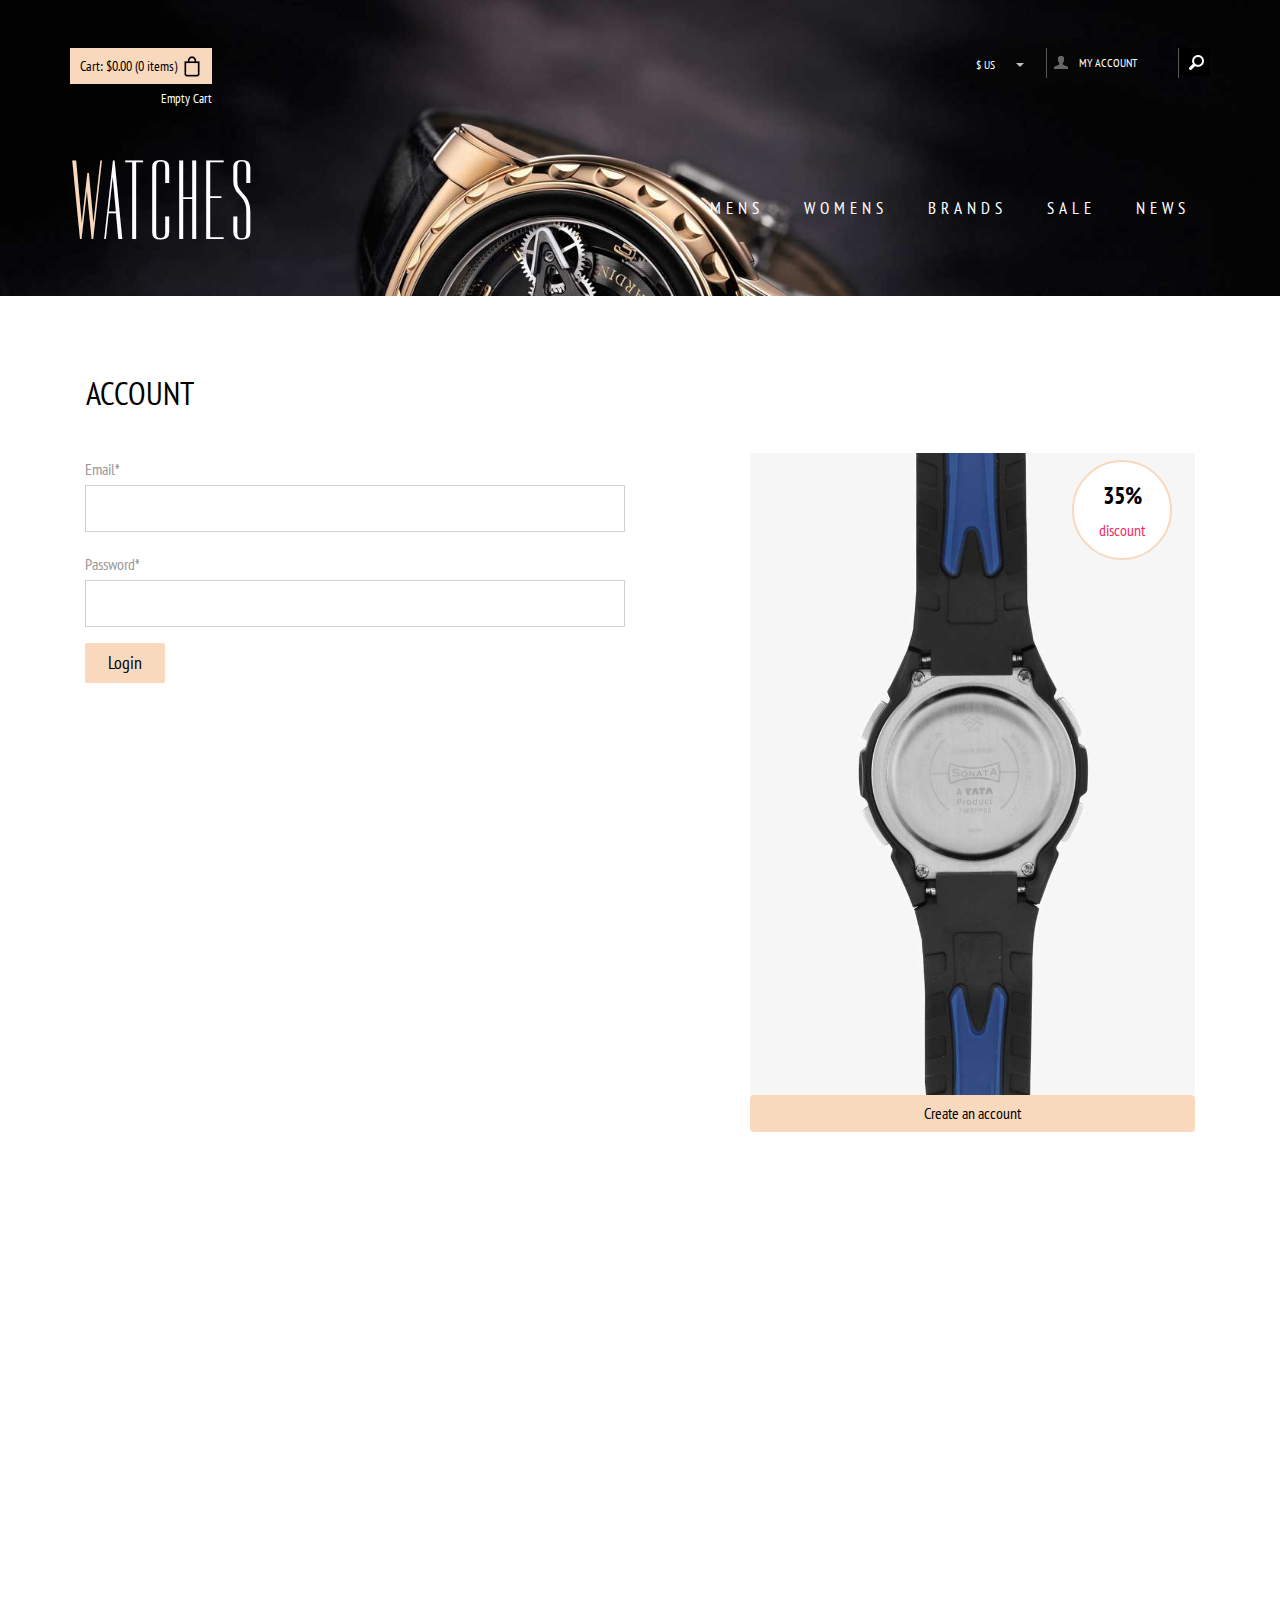
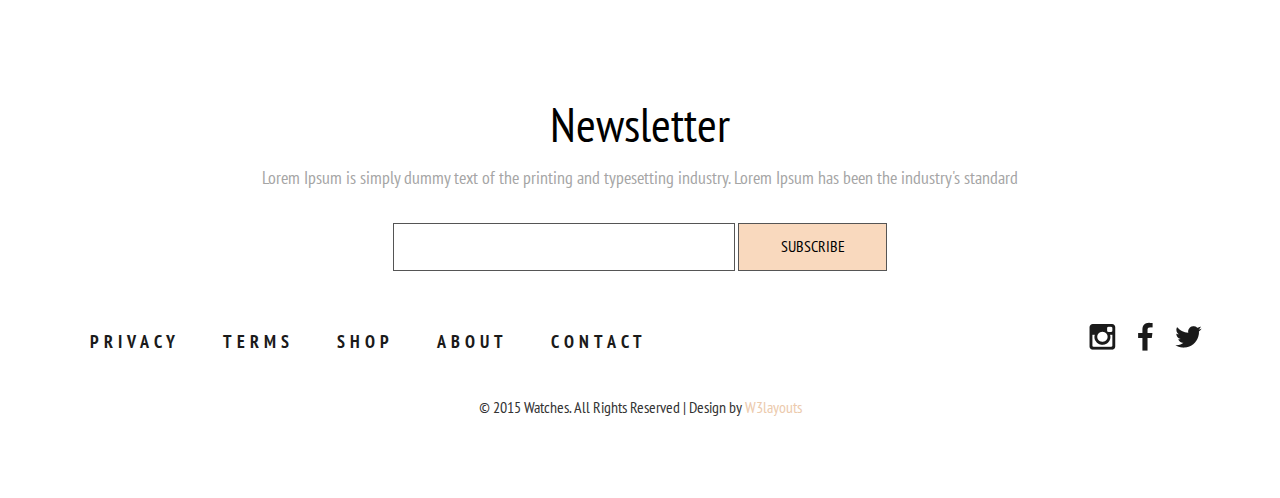
<file: Mono-Watches/login.html>
<!DOCTYPE HTML>
<html>
<head>
<title>Watches | Login</title>
<meta name="viewport" content="width=device-width, initial-scale=1">
<meta http-equiv="Content-Type" content="text/html; charset=utf-8" />
<link href="css/bootstrap.css" rel='stylesheet' type='text/css' />
<!-- jQuery (necessary for Bootstrap's JavaScript plugins) -->
<!-- Custom Theme files -->
<link href="css/style.css" rel='stylesheet' type='text/css' />
<!-- Custom Theme files -->
<!--webfont-->
<link href='//fonts.googleapis.com/css?family=PT+Sans+Narrow:400,700' rel='stylesheet' type='text/css'>
<link href='//fonts.googleapis.com/css?family=Dorsa' rel='stylesheet' type='text/css'>
<script type="text/javascript" src="js/jquery-1.11.1.min.js"></script>
<!-- start menu -->
<link href="css/megamenu.css" rel="stylesheet" type="text/css" media="all" />
<script type="text/javascript" src="js/megamenu.js"></script>
<script>$(document).ready(function(){$(".megamenu").megamenu();});</script>
<script src="js/jquery.easydropdown.js"></script>
<script src="js/simpleCart.min.js"> </script>
</head>
<body>
	<div class="men_banner">
   	  <div class="container">
   	  	<div class="header_top">
   	  	   <div class="header_top_left">
	  	      <div class="box_11"><a href="checkout.html">
		      <h4><p>Cart: <span class="simpleCart_total"></span> (<span id="simpleCart_quantity" class="simpleCart_quantity"></span> items)</p><img src="images/bag.png" alt=""/><div class="clearfix"> </div></h4>
		      </a></div>
	          <p class="empty"><a href="javascript:;" class="simpleCart_empty">Empty Cart</a></p>
	          <div class="clearfix"> </div>
	       </div>
           <div class="header_top_right">
		  	 <div class="lang_list">
				<select tabindex="4" class="dropdown">
					<option value="" class="label" value="">$ Us</option>
					<option value="1">Dollar</option>
					<option value="2">Euro</option>
				</select>
			 </div>
			 <ul class="header_user_info">
			  <a class="login" href="login.html">
				<i class="user"> </i> 
				<li class="user_desc">My Account</li>
			  </a>
			  <div class="clearfix"> </div>
		     </ul>
		    <!-- start search-->
				<div class="search-box">
				   <div id="sb-search" class="sb-search">
					  <form>
						 <input class="sb-search-input" placeholder="Enter your search term..." type="search" name="search" id="search">
						 <input class="sb-search-submit" type="submit" value="">
						 <span class="sb-icon-search"> </span>
					  </form>
				    </div>
				 </div>
				 <!----search-scripts---->
				 <script src="js/classie1.js"></script>
				 <script src="js/uisearch.js"></script>
				   <script>
					 new UISearch( document.getElementById( 'sb-search' ) );
				   </script>
					<!----//search-scripts---->
		            <div class="clearfix"> </div>
			 </div>
		     <div class="clearfix"> </div>
	    </div>
   		<div class="header_bottom">
	     <div class="logo">
		    <h1><a href="index.html"><span class="m_1">W</span>atches</a></h1>
	     </div>
	    <div class="menu">
	     <ul class="megamenu skyblue">
			<li><a class="color2" href="#">Mens</a>
				<div class="megapanel">
					<div class="row">
						<div class="col1">
							<div class="h_nav">
								<h4>Men</h4>
								<ul>
									<li><a href="men.html">Watches</a></li>
									<li><a href="men.html">watches</a></li>
									<li><a href="men.html">Blazers</a></li>
									<li><a href="men.html">Suits</a></li>
									<li><a href="men.html">Trousers</a></li>
									<li><a href="men.html">Jeans</a></li>
									<li><a href="men.html">Shirts</a></li>
									<li><a href="men.html">Sweatshirts & Hoodies</a></li>
									<li><a href="men.html">Swim Wear</a></li>
									<li><a href="men.html">Accessories</a></li>
								</ul>	
							</div>							
						</div>
						<div class="col1">
							<div class="h_nav">
								<h4>Women</h4>
								<ul>
									<li><a href="men.html">Watches</a></li>
									<li><a href="men.html">Outerwear</a></li>
									<li><a href="men.html">Dresses</a></li>
									<li><a href="men.html">Handbags</a></li>
									<li><a href="men.html">Trousers</a></li>
									<li><a href="men.html">Jeans</a></li>
									<li><a href="men.html">T-Shirts</a></li>
									<li><a href="men.html">Shoes</a></li>
									<li><a href="men.html">Coats</a></li>
									<li><a href="men.html">Accessories</a></li>
								</ul>	
							</div>							
						</div>
						<div class="col2">
							<div class="h_nav">
								<h4>Trends</h4>
								<ul>
									<li class>
										<div class="p_left">
										  <img src="images/p1.jpg" class="img-responsive" alt=""/>
										</div>
										<div class="p_right">
											<h4><a href="#">Denim shirt</a></h4>
											<span class="item-cat"><small><a href="#">watches</a></small></span>
											<span class="price">29.99 $</span>
										</div>
										<div class="clearfix"> </div>
									</li>
									<li>
										<div class="p_left">
										  <img src="images/p2.jpg" class="img-responsive" alt=""/>
										</div>
										<div class="p_right">
											<h4><a href="#">Denim shirt</a></h4>
											<span class="item-cat"><small><a href="#">watches</a></small></span>
											<span class="price">29.99 $</span>
										</div>
										<div class="clearfix"> </div>
									</li>
									<li>
										<div class="p_left">
										  <img src="images/p3.jpg" class="img-responsive" alt=""/>
										</div>
										<div class="p_right">
											<h4><a href="#">Denim shirt</a></h4>
											<span class="item-cat"><small><a href="#">watches</a></small></span>
											<span class="price">29.99 $</span>
										</div>
										<div class="clearfix"> </div>
									</li>
								</ul>	
							</div>												
						</div>
					  </div>
					</div>
			</li>
			<li><a class="color4" href="#">womens</a>
				<div class="megapanel">
					<div class="row">
						<div class="col1">
							<div class="h_nav">
								<h4>Men</h4>
								<ul>
									<li><a href="men.html">Watches</a></li>
									<li><a href="men.html">watches</a></li>
									<li><a href="men.html">Blazers</a></li>
									<li><a href="men.html">Suits</a></li>
									<li><a href="men.html">Trousers</a></li>
									<li><a href="men.html">Jeans</a></li>
									<li><a href="men.html">Shirts</a></li>
									<li><a href="men.html">Sweatshirts & Hoodies</a></li>
									<li><a href="men.html">Swim Wear</a></li>
									<li><a href="men.html">Accessories</a></li>
								</ul>	
							</div>							
						</div>
						<div class="col1">
							<div class="h_nav">
								<h4>Women</h4>
								<ul>
									<li><a href="men.html">Watches</a></li>
									<li><a href="men.html">Outerwear</a></li>
									<li><a href="men.html">Dresses</a></li>
									<li><a href="men.html">Handbags</a></li>
									<li><a href="men.html">Trousers</a></li>
									<li><a href="men.html">Jeans</a></li>
									<li><a href="men.html">T-Shirts</a></li>
									<li><a href="men.html">Shoes</a></li>
									<li><a href="men.html">Coats</a></li>
									<li><a href="men.html">Accessories</a></li>
								</ul>	
							</div>							
						</div>
						<div class="col2">
							<div class="h_nav">
								<h4>Trends</h4>
								<ul>
									<li class>
										<div class="p_left">
										  <img src="images/p1.jpg" class="img-responsive" alt=""/>
										</div>
										<div class="p_right">
											<h4><a href="#">Denim shirt</a></h4>
											<span class="item-cat"><small><a href="#">watches</a></small></span>
											<span class="price">29.99 $</span>
										</div>
										<div class="clearfix"> </div>
									</li>
									<li>
										<div class="p_left">
										  <img src="images/p2.jpg" class="img-responsive" alt=""/>
										</div>
										<div class="p_right">
											<h4><a href="#">Denim shirt</a></h4>
											<span class="item-cat"><small><a href="#">watches</a></small></span>
											<span class="price">29.99 $</span>
										</div>
										<div class="clearfix"> </div>
									</li>
									<li>
										<div class="p_left">
										  <img src="images/p3.jpg" class="img-responsive" alt=""/>
										</div>
										<div class="p_right">
											<h4><a href="#">Denim shirt</a></h4>
											<span class="item-cat"><small><a href="#">watches</a></small></span>
											<span class="price">29.99 $</span>
										</div>
										<div class="clearfix"> </div>
									</li>
								</ul>	
							</div>												
						</div>
					  </div>
					</div>
				</li>				
				<li><a class="color10" href="brands.html">Brands</a></li>
				<li><a class="color3" href="index.html">Sale</a></li>
				<li><a class="color7" href="404.html">News</a></li>
				<div class="clearfix"> </div>
			</ul>
			</div>
	        <div class="clearfix"> </div>
	    </div>
	   </div>
   </div>
   <div class="account-in">
   	 <div class="container">
   	   <h3>Account</h3>
		<div class="col-md-7 account-top">
		  <form>
			<div> 	
				<span>Email*</span>
				<input type="text"> 
			</div>
			<div> 
				<span class="pass">Password*</span>
				<input type="password">
			</div>				
				<input type="submit" value="Login"> 
		   </form>
		</div>
		<div class="col-md-5 left-account ">
			<a href="single.html"><img class="img-responsive " src="images/s4.jpg" alt=""/></a>
			<div class="five-in">
			<h1>35% </h1><span>discount</span>
			</div>
			<a href="register.html" class="create">Create an account</a>
			<div class="clearfix"> </div>
		</div>
	    <div class="clearfix"> </div>
	  </div>
   </div>
   <div class="map">
	   <iframe src="https://www.google.com/maps/embed?pb=!1m14!1m12!1m3!1d3150859.767904157!2d-96.62081048651531!3d39.536794757966845!2m3!1f0!2f0!3f0!3m2!1i1024!2i768!4f13.1!5e0!3m2!1sen!2sin!4v1408111832978"> </iframe>
   </div>
   <div class="footer">
   	 <div class="container">
   	 	<div class="newsletter">
			<h3>Newsletter</h3>
			<p>Lorem Ipsum is simply dummy text of the printing and typesetting industry. Lorem Ipsum has been the industry's standard</p>
			<form>
			  <input type="text" value="" onfocus="this.value='';" onblur="if (this.value == '') {this.value ='';}">
			  <input type="submit" value="SUBSCRIBE">
			</form>
		</div>
   		<div class="cssmenu">
		   <ul>
			<li class="active"><a href="#">Privacy</a></li>
			<li><a href="#">Terms</a></li>
			<li><a href="#">Shop</a></li>
			<li><a href="#">About</a></li>
			<li><a href="contact.html">Contact</a></li>
		  </ul>
		</div>
		<ul class="social">
			<li><a href=""> <i class="instagram"> </i> </a></li>
			<li><a href=""><i class="fb"> </i> </a></li>
			<li><a href=""><i class="tw"> </i> </a></li>
	    </ul>
	    <div class="clearfix"></div>
	    <div class="copy">
           <p> &copy; 2015 Watches. All Rights Reserved | Design by <a href="http://w3layouts.com/" target="_blank">W3layouts</a></p>
	    </div>
   	</div>
   </div>
</body>
</html>
</file>
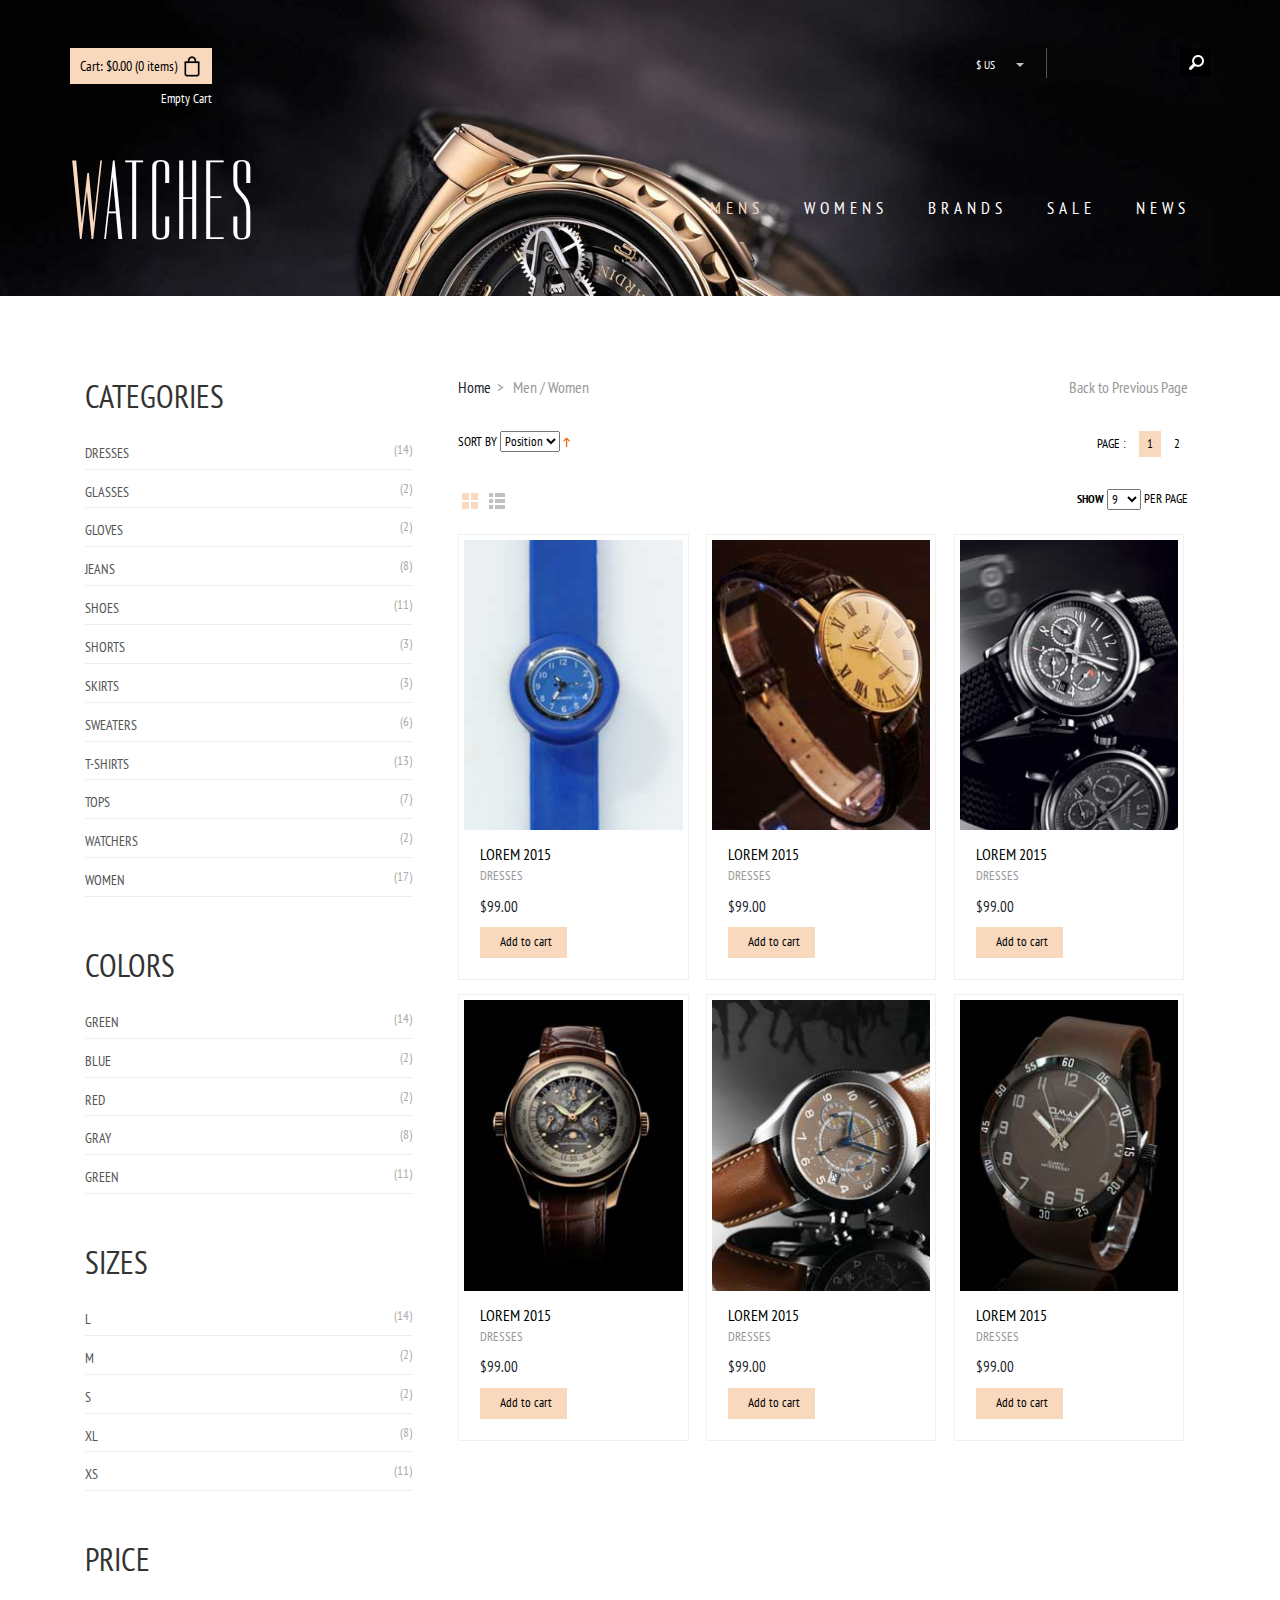
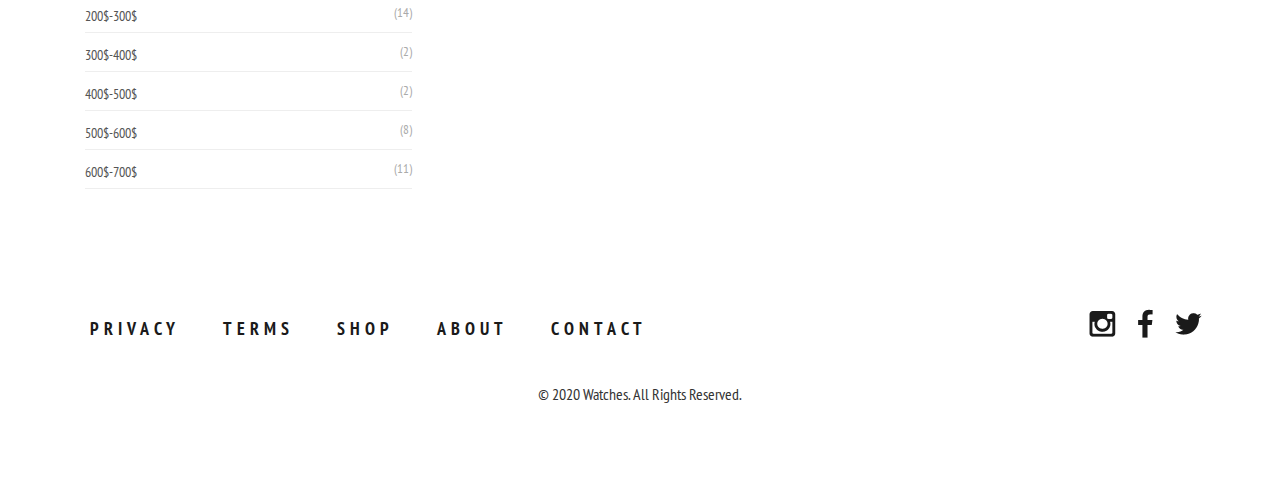
<file: Mono-Watches/men.html>
<!DOCTYPE HTML>
<html>
<head>
<title>Watches | Men</title>
<meta name="viewport" content="width=device-width, initial-scale=1">
<meta http-equiv="Content-Type" content="text/html; charset=utf-8" />
<link href="css/bootstrap.css" rel='stylesheet' type='text/css' />
<!-- jQuery (necessary for Bootstrap's JavaScript plugins) -->
<!-- Custom Theme files -->
<link href="css/style.css" rel='stylesheet' type='text/css' />
<link href="css/component.css" rel='stylesheet' type='text/css' />
<!-- Custom Theme files -->
<!--webfont-->
<link href='//fonts.googleapis.com/css?family=PT+Sans+Narrow:400,700' rel='stylesheet' type='text/css'>
<link href='//fonts.googleapis.com/css?family=Dorsa' rel='stylesheet' type='text/css'>
<script type="text/javascript" src="js/jquery-1.11.1.min.js"></script>
<!-- start menu -->
<link href="css/megamenu.css" rel="stylesheet" type="text/css" media="all" />
<script type="text/javascript" src="js/megamenu.js"></script>
<script>$(document).ready(function(){$(".megamenu").megamenu();});</script>
<script src="js/jquery.easydropdown.js"></script>
<script src="js/simpleCart.min.js"> </script>
</head>
<body>
	<div class="men_banner">
   	  <div class="container">
   	  	<div class="header_top">
   	  	   <div class="header_top_left">
	  	      <div class="box_11"><a href="checkout.html">
		      <h4><p>Cart: <span class="simpleCart_total"></span> (<span id="simpleCart_quantity" class="simpleCart_quantity"></span> items)</p><img src="images/bag.png" alt=""/><div class="clearfix"> </div></h4>
		      </a></div>
	          <p class="empty"><a href="javascript:;" class="simpleCart_empty">Empty Cart</a></p>
	          <div class="clearfix"> </div>
	       </div>
           <div class="header_top_right">
		  	 <div class="lang_list">
				<select tabindex="4" class="dropdown">
					<option value="" class="label" value="">$ Us</option>
					<option value="1">Dollar</option>
					<option value="2">Euro</option>
				</select>
			 </div>
			
		    <!-- start search-->
				<div class="search-box">
				   <div id="sb-search" class="sb-search">
					  <form>
						 <input class="sb-search-input" placeholder="Enter your search term..." type="search" name="search" id="search">
						 <input class="sb-search-submit" type="submit" value="">
						 <span class="sb-icon-search"> </span>
					  </form>
				    </div>
				 </div>
				 <!----search-scripts---->
				 <script src="js/classie1.js"></script>
				 <script src="js/uisearch.js"></script>
				   <script>
					 new UISearch( document.getElementById( 'sb-search' ) );
				   </script>
					<!----//search-scripts---->
		            <div class="clearfix"> </div>
			 </div>
		     <div class="clearfix"> </div>
	    </div>
   	  <div class="header_bottom">
	   <div class="logo">
		  <h1><a href="index.html"><span class="m_1">W</span>atches</a></h1>
	   </div>
	   <div class="menu">
	     <ul class="megamenu skyblue">
			<li class="active grid"><a class="color2" href="#">Mens</a>
				<div class="megapanel">
					<div class="row">
						<div class="col1">
							<div class="h_nav">
								<h4>Men</h4>
								<ul>
									<li><a href="men.html">Watches</a></li>
									<li><a href="men.html">watches</a></li>
									<li><a href="men.html">Blazers</a></li>
									
								</ul>	
							</div>							
						</div>
						<div class="col1">
							<div class="h_nav">
								<h4>Women</h4>
								<ul>
									<li><a href="men.html">Watches</a></li>
									<li><a href="men.html">Outerwear</a></li>
									<li><a href="men.html">Dresses</a></li>
									
								</ul>	
							</div>							
						</div>
						<div class="col2">
							<div class="h_nav">
								<h4>Trends</h4>
								<ul>
									<li class>
										<div class="p_left">
										  <img src="images/p1.jpg" class="img-responsive" alt=""/>
										</div>
										<div class="p_right">
											<h4><a href="#">Denim shirt</a></h4>
											<span class="item-cat"><small><a href="#">watches</a></small></span>
											<span class="price">29.99 $</span>
										</div>
										<div class="clearfix"> </div>
									</li>
									<li>
										<div class="p_left">
										  <img src="images/p2.jpg" class="img-responsive" alt=""/>
										</div>
										<div class="p_right">
											<h4><a href="#">Denim shirt</a></h4>
											<span class="item-cat"><small><a href="#">watches</a></small></span>
											<span class="price">29.99 $</span>
										</div>
										<div class="clearfix"> </div>
									</li>
									<li>
										<div class="p_left">
										  <img src="images/p3.jpg" class="img-responsive" alt=""/>
										</div>
										<div class="p_right">
											<h4><a href="#">Denim shirt</a></h4>
											<span class="item-cat"><small><a href="#">watches</a></small></span>
											<span class="price">29.99 $</span>
										</div>
										<div class="clearfix"> </div>
									</li>
								</ul>	
							</div>												
						</div>
					  </div>
					</div>
			</li>
			<li><a class="color4" href="#">womens</a>
				<div class="megapanel">
					<div class="row">
						<div class="col1">
							<div class="h_nav">
								<h4>Men</h4>
								<ul>
									<li><a href="men.html">Watches</a></li>
									<li><a href="men.html">watches</a></li>
									<li><a href="men.html">Blazers</a></li>
									
								</ul>	
							</div>							
						</div>
						<div class="col1">
							<div class="h_nav">
								<h4>Women</h4>
								<ul>
									<li><a href="men.html">Watches</a></li>
									<li><a href="men.html">Outerwear</a></li>
									<li><a href="men.html">Dresses</a></li>
									
								</ul>	
							</div>							
						</div>
						<div class="col2">
							<div class="h_nav">
								<h4>Trends</h4>
								<ul>
									<li class>
										<div class="p_left">
										  <img src="images/p1.jpg" class="img-responsive" alt=""/>
										</div>
										<div class="p_right">
											<h4><a href="#">Denim shirt</a></h4>
											<span class="item-cat"><small><a href="#">watches</a></small></span>
											<span class="price">29.99 $</span>
										</div>
										<div class="clearfix"> </div>
									</li>
									<li>
										<div class="p_left">
										  <img src="images/p2.jpg" class="img-responsive" alt=""/>
										</div>
										<div class="p_right">
											<h4><a href="#">Denim shirt</a></h4>
											<span class="item-cat"><small><a href="#">watches</a></small></span>
											<span class="price">29.99 $</span>
										</div>
										<div class="clearfix"> </div>
									</li>
									<li>
										<div class="p_left">
										  <img src="images/p3.jpg" class="img-responsive" alt=""/>
										</div>
										<div class="p_right">
											<h4><a href="#">Denim shirt</a></h4>
											<span class="item-cat"><small><a href="#">watches</a></small></span>
											<span class="price">29.99 $</span>
										</div>
										<div class="clearfix"> </div>
									</li>
								</ul>	
							</div>												
						</div>
					  </div>
					</div>
				</li>				
				<li><a class="color10" href="brands.html">Brands</a></li>
				<li><a class="color3" href="index.html">Sale</a></li>
				<li><a class="color7" href="404.html">News</a></li>
				<div class="clearfix"> </div>
			</ul>
			</div>
	        <div class="clearfix"> </div>
	    </div>
	  </div>
   </div>
   <div class="men">
    <div class="container">
    	<div class="col-md-4 sidebar_men">
    	  <h3>Categories</h3>
    	  <ul class="product-categories color"><li class="cat-item cat-item-42"><a href="#">Dresses</a> <span class="count">(14)</span></li>
			<li class="cat-item cat-item-60"><a href="#">Glasses</a> <span class="count">(2)</span></li>
			<li class="cat-item cat-item-63"><a href="#">Gloves</a> <span class="count">(2)</span></li>
			<li class="cat-item cat-item-54"><a href="#">Jeans</a> <span class="count">(8)</span></li>
			<li class="cat-item cat-item-55"><a href="#">Shoes</a> <span class="count">(11)</span></li>
			<li class="cat-item cat-item-64"><a href="#">Shorts</a> <span class="count">(3)</span></li>
			<li class="cat-item cat-item-61"><a href="#">Skirts</a> <span class="count">(3)</span></li>
			<li class="cat-item cat-item-56"><a href="#">Sweaters</a> <span class="count">(6)</span></li>
			<li class="cat-item cat-item-57"><a href="#">T-Shirts</a> <span class="count">(13)</span></li>
			<li class="cat-item cat-item-58"><a href="#">Tops</a> <span class="count">(7)</span></li>
			<li class="cat-item cat-item-62"><a href="#">Watchers</a> <span class="count">(2)</span></li>
			<li class="cat-item cat-item-41"><a href="#">Women</a> <span class="count">(17)</span></li>
		 </ul>
		  <h3>Colors</h3>
    	  <ul class="product-categories color"><li class="cat-item cat-item-42"><a href="#">Green</a> <span class="count">(14)</span></li>
			<li class="cat-item cat-item-60"><a href="#">Blue</a> <span class="count">(2)</span></li>
			<li class="cat-item cat-item-63"><a href="#">Red</a> <span class="count">(2)</span></li>
			<li class="cat-item cat-item-54"><a href="#">Gray</a> <span class="count">(8)</span></li>
			<li class="cat-item cat-item-55"><a href="#">Green</a> <span class="count">(11)</span></li>
		  </ul>
		  <h3>Sizes</h3>
    	  <ul class="product-categories color"><li class="cat-item cat-item-42"><a href="#">L</a> <span class="count">(14)</span></li>
			<li class="cat-item cat-item-60"><a href="#">M</a> <span class="count">(2)</span></li>
			<li class="cat-item cat-item-63"><a href="#">S</a> <span class="count">(2)</span></li>
			<li class="cat-item cat-item-54"><a href="#">XL</a> <span class="count">(8)</span></li>
			<li class="cat-item cat-item-55"><a href="#">XS</a> <span class="count">(11)</span></li>
		  </ul>
		  <h3>Price</h3>
    	  <ul class="product-categories"><li class="cat-item cat-item-42"><a href="#">200$-300$</a> <span class="count">(14)</span></li>
			<li class="cat-item cat-item-60"><a href="#">300$-400$</a> <span class="count">(2)</span></li>
			<li class="cat-item cat-item-63"><a href="#">400$-500$</a> <span class="count">(2)</span></li>
			<li class="cat-item cat-item-54"><a href="#">500$-600$</a> <span class="count">(8)</span></li>
			<li class="cat-item cat-item-55"><a href="#">600$-700$</a> <span class="count">(11)</span></li>
		  </ul>
		</div>
    	<div class="col-md-8 mens_right">
    		<div class="dreamcrub">
			   	<ul class="breadcrumbs">
                    <li class="home">
                       <a href="index.html" title="Go to Home Page">Home</a>&nbsp;
                       <span>&gt;</span>
                    </li>
                    <li class="home">&nbsp;
                        Men / Women&nbsp;
                    </li>
                </ul>
                <ul class="previous">
                	<li><a href="index.html">Back to Previous Page</a></li>
                </ul>
                <div class="clearfix"></div>
			   </div>
			   <div class="mens-toolbar">
                 <div class="sort">
               	   <div class="sort-by">
		            <label>Sort By</label>
		            <select>
		                            <option value="">
		                    Position                </option>
		                            <option value="">
		                    Name                </option>
		                            <option value="">
		                    Price                </option>
		            </select>
		            <a href=""><img src="images/arrow2.gif" alt="" class="v-middle"></a>
                   </div>
    		     </div>
    	        <ul class="women_pagenation dc_paginationA dc_paginationA06">
			     <li><a href="#" class="previous">Page : </a></li>
			     <li class="active"><a href="#">1</a></li>
			     <li><a href="#">2</a></li>
		  	    </ul>
                <div class="clearfix"></div>		
		        </div>
    		<div id="cbp-vm" class="cbp-vm-switcher cbp-vm-view-grid">
					<div class="cbp-vm-options">
						<a href="#" class="cbp-vm-icon cbp-vm-grid cbp-vm-selected" data-view="cbp-vm-view-grid" title="grid">Grid View</a>
						<a href="#" class="cbp-vm-icon cbp-vm-list" data-view="cbp-vm-view-list" title="list">List View</a>
					</div>
					<div class="pages">   
        	 <div class="limiter visible-desktop">
               <label>Show</label>
                  <select>
                            <option value="" selected="selected">
                    9                </option>
                            <option value="">
                    15                </option>
                            <option value="">
                    30                </option>
                  </select> per page        
               </div>
       	   </div>
					<div class="clearfix"></div>
					<ul>
					  <li class="simpleCart_shelfItem">
							<a class="cbp-vm-image" href="single.html">
							 <div class="view view-first">
					   		  <div class="inner_content clearfix">
								<div class="product_image">
									<div class="mask1"><img src="images/m4.jpg" alt="image" class="img-responsive zoom-img"></div>
									<div class="mask">
			                       		<div class="info">Quick View</div>
					                 </div>
					                 <div class="product_container">
									   <h4>Lorem 2015</h4>
									   <p>Dresses</p>
									   <div class="price mount item_price">$99.00</div>
									   <a class="button item_add cbp-vm-icon cbp-vm-add" href="#">Add to cart</a>
									 </div>		
								  </div>
			                     </div>
		                      </div>
		                    </a>
						</li>
						<li class="simpleCart_shelfItem">
							<a class="cbp-vm-image" href="single.html">
							  <div class="view view-first">
					   		  <div class="inner_content clearfix">
								<div class="product_image">
									<div class="mask1"><img src="images/m2.jpg" alt="image" class="img-responsive zoom-img"></div>
									 <div class="mask">
			                       		<div class="info">Quick View</div>
					                  </div>
									 <div class="product_container">
									   <h4>Lorem 2015</h4>
									   <p>Dresses</p>
									   <div class="price mount item_price">$99.00</div>
									   <a class="button item_add cbp-vm-icon cbp-vm-add" href="#">Add to cart</a>
									 </div>		
								  </div>
			                     </div>
		                      </div>
							 </a>
						</li>
						<li class="last simpleCart_shelfItem">
							<a class="cbp-vm-image" href="single.html">
								<div class="view view-first">
					   		  <div class="inner_content clearfix">
								<div class="product_image">
									<div class="mask1"><img src="images/m3.jpg" alt="image" class="img-responsive zoom-img"></div>
									<div class="mask">
			                       		<div class="info">Quick View</div>
					                  </div>
									<div class="product_container">
									   <h4>Lorem 2015</h4>
									   <p>Dresses</p>
									    <div class="price mount item_price">$99.00</div>
									    <a class="button item_add cbp-vm-icon cbp-vm-add" href="#">Add to cart</a>
									 </div>		
								  </div>
			                     </div>
		                      </div>
							</a>
						</li>
						<li class="simpleCart_shelfItem">
							<a class="cbp-vm-image" href="single.html">
								<div class="view view-first">
					   		  <div class="inner_content clearfix">
								<div class="product_image">
									<div class="mask1"><img src="images/m1.jpg" alt="image" class="img-responsive zoom-img"></div>
									<div class="mask">
			                       		<div class="info">Quick View</div>
					                  </div>
									<div class="product_container">
									   <h4>Lorem 2015</h4>
									   <p>Dresses</p>
									   <div class="price mount item_price">$99.00</div>
									    <a class="button item_add cbp-vm-icon cbp-vm-add" href="#">Add to cart</a>
									 </div>		
								  </div>
			                     </div>
		                      </div>
							</a>
						</li>
						<li class="simpleCart_shelfItem">
							<a class="cbp-vm-image" href="single.html">
								<div class="view view-first">
					   		  <div class="inner_content clearfix">
								<div class="product_image">
									<div class="mask1"><img src="images/m5.jpg" alt="image" class="img-responsive zoom-img"></div>
									<div class="mask">
			                       		<div class="info">Quick View</div>
					                  </div>
									<div class="product_container">
									   <h4>Lorem 2015</h4>
									   <p>Dresses</p>
									    <div class="price mount item_price">$99.00</div>
									    <a class="button item_add cbp-vm-icon cbp-vm-add" href="#">Add to cart</a>
									 </div>		
								  </div>
			                     </div>
		                      </div>
							</a>
						</li>
						<li class="last simpleCart_shelfItem">
							<a class="cbp-vm-image" href="single.html">
								<div class="view view-first">
					   		  <div class="inner_content clearfix">
								<div class="product_image">
									<div class="mask1"><img src="images/m6.jpg" alt="image" class="img-responsive zoom-img"></div>
									<div class="mask">
			                       		<div class="info">Quick View</div>
					                  </div>
									<div class="product_container">
									   <h4>Lorem 2015</h4>
									   <p>Dresses</p>
									    <div class="price mount item_price">$99.00</div>
									    <a class="button item_add cbp-vm-icon cbp-vm-add" href="#">Add to cart</a>
									 </div>		
								  </div>
			                     </div>
		                      </div>
							</a>
						</li>
					</ul>
				</div>
				<script src="js/cbpViewModeSwitch.js" type="text/javascript"></script>
                <script src="js/classie.js" type="text/javascript"></script>
    	</div>
    </div>
   </div>
   <div class="footer">
   	 <div class="container">
   	 	
   		<div class="cssmenu">
		   <ul>
			<li class="active"><a href="#">Privacy</a></li>
			<li><a href="#">Terms</a></li>
			<li><a href="#">Shop</a></li>
			<li><a href="#">About</a></li>
			<li><a href="contact.html">Contact</a></li>
		  </ul>
		</div>
		<ul class="social">
			<li><a href=""> <i class="instagram"> </i> </a></li>
			<li><a href=""><i class="fb"> </i> </a></li>
			<li><a href=""><i class="tw"> </i> </a></li>
	    </ul>
	    <div class="clearfix"></div>
	    <div class="copy">
           <p> &copy; 2020 Watches. All Rights Reserved.</p>
	    </div>
   	</div>
   </div>
</body>
</html>
</file>
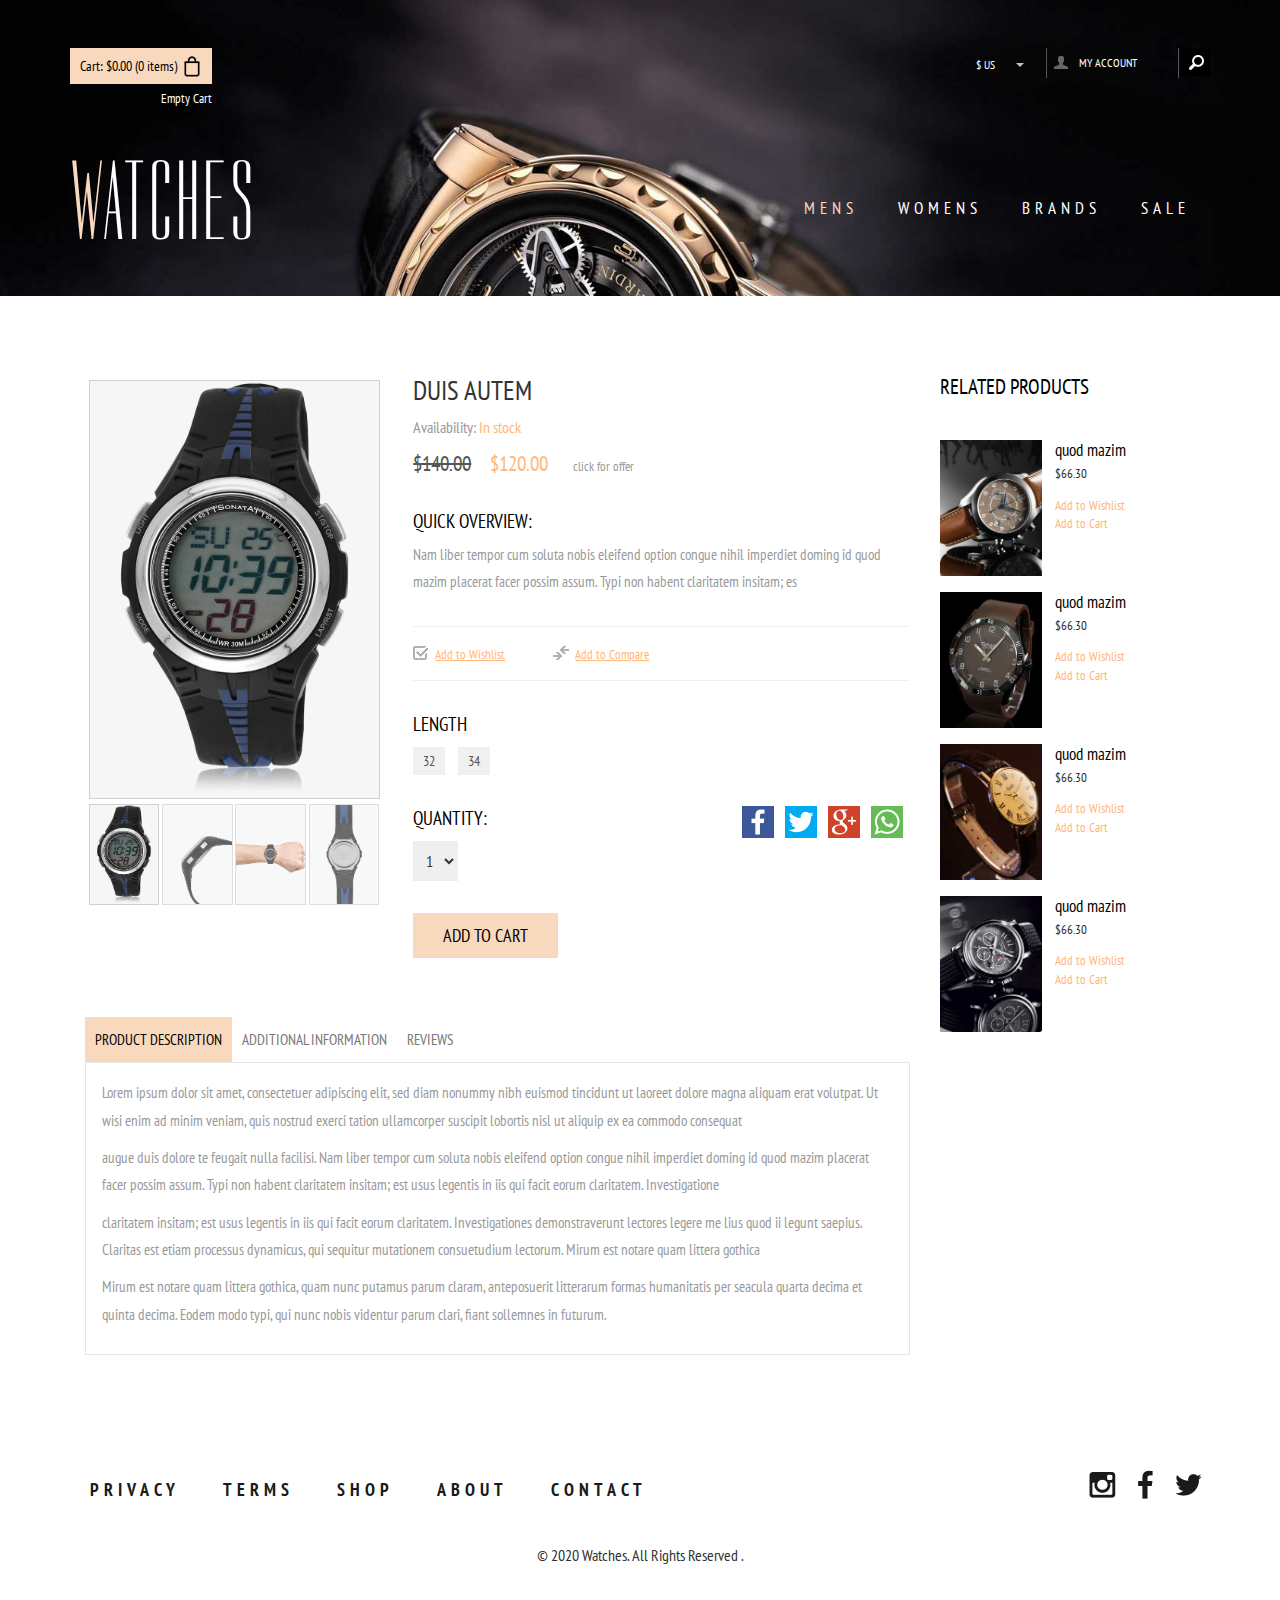
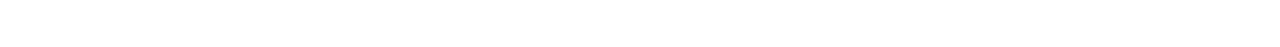
<file: Mono-Watches/single.html>
<!DOCTYPE HTML>
<html>
<head>
<title>Watches | Single</title>
<meta name="viewport" content="width=device-width, initial-scale=1">
<meta http-equiv="Content-Type" content="text/html; charset=utf-8" />
<link href="css/bootstrap.css" rel='stylesheet' type='text/css' />
<!-- jQuery (necessary for Bootstrap's JavaScript plugins) -->
<!-- Custom Theme files -->
<link href="css/style.css" rel='stylesheet' type='text/css' />
<!-- Custom Theme files -->
<!--webfont-->
<link href='//fonts.googleapis.com/css?family=PT+Sans+Narrow:400,700' rel='stylesheet' type='text/css'>
<link href='//fonts.googleapis.com/css?family=Dorsa' rel='stylesheet' type='text/css'>
<script type="text/javascript" src="js/jquery-1.11.1.min.js"></script>
<!-- start menu -->
<link href="css/megamenu.css" rel="stylesheet" type="text/css" media="all" />
<script type="text/javascript" src="js/megamenu.js"></script>
<script>$(document).ready(function(){$(".megamenu").megamenu();});</script>
<script src="js/jquery.easydropdown.js"></script>
<script src="js/easyResponsiveTabs.js" type="text/javascript"></script>
		    <script type="text/javascript">
			    $(document).ready(function () {
			        $('#horizontalTab').easyResponsiveTabs({
			            type: 'default', //Types: default, vertical, accordion           
			            width: 'auto', //auto or any width like 600px
			            fit: true   // 100% fit in a container
			        });
			    });
            </script>	
<script src="js/simpleCart.min.js"> </script>
</head>
<body>
	<div class="men_banner">
   	  <div class="container">
   	  	<div class="header_top">
   	  	   <div class="header_top_left">
	  	      <div class="box_11"><a href="checkout.html">
		      <h4><p>Cart: <span class="simpleCart_total"></span> (<span id="simpleCart_quantity" class="simpleCart_quantity"></span> items)</p><img src="images/bag.png" alt=""/><div class="clearfix"> </div></h4>
		      </a></div>
	          <p class="empty"><a href="javascript:;" class="simpleCart_empty">Empty Cart</a></p>
	          <div class="clearfix"> </div>
	       </div>
           <div class="header_top_right">
		  	 <div class="lang_list">
				<select tabindex="4" class="dropdown">
					<option value="" class="label" value="">$ Us</option>
					<option value="1">Dollar</option>
					<option value="2">Euro</option>
				</select>
			 </div>
			 <ul class="header_user_info">
			  <a class="login" href="login.html">
				<i class="user"> </i> 
				<li class="user_desc">My Account</li>
			  </a>
			  <div class="clearfix"> </div>
		     </ul>
		    <!-- start search-->
				<div class="search-box">
				   <div id="sb-search" class="sb-search">
					  <form>
						 <input class="sb-search-input" placeholder="Enter your search term..." type="search" name="search" id="search">
						 <input class="sb-search-submit" type="submit" value="">
						 <span class="sb-icon-search"> </span>
					  </form>
				    </div>
				 </div>
				 <!----search-scripts---->
				 <script src="js/classie1.js"></script>
				 <script src="js/uisearch.js"></script>
				   <script>
					 new UISearch( document.getElementById( 'sb-search' ) );
				   </script>
					<!----//search-scripts---->
		            <div class="clearfix"> </div>
			 </div>
		     <div class="clearfix"> </div>
	    </div>
   		<div class="header_bottom">
	   <div class="logo">
		  <h1><a href="index.html"><span class="m_1">W</span>atches</a></h1>
	   </div>
	   <div class="menu">
	     <ul class="megamenu skyblue">
			<li class="active grid"><a class="color2" href="#">Mens</a>
				<div class="megapanel">
					<div class="row">
						<div class="col1">
							<div class="h_nav">
								<h4>Men</h4>
								<ul>
									<li><a href="men.html">Watches</a></li>
									<li><a href="men.html">watches</a></li>
									<li><a href="men.html">Blazers</a></li>
									
								</ul>	
							</div>							
						</div>
						<div class="col1">
							<div class="h_nav">
								<h4>Women</h4>
								<ul>
									<li><a href="men.html">Watches</a></li>
									<li><a href="men.html">Outerwear</a></li>
									<li><a href="men.html">Dresses</a></li>
									
								</ul>	
							</div>							
						</div>
						<div class="col2">
							<div class="h_nav">
								<h4>Trends</h4>
								<ul>
									<li class>
										<div class="p_left">
										  <img src="images/p1.jpg" class="img-responsive" alt=""/>
										</div>
										<div class="p_right">
											<h4><a href="#">Denim shirt</a></h4>
											<span class="item-cat"><small><a href="#">watches</a></small></span>
											<span class="price">29.99 $</span>
										</div>
										<div class="clearfix"> </div>
									</li>
									<li>
										<div class="p_left">
										  <img src="images/p2.jpg" class="img-responsive" alt=""/>
										</div>
										<div class="p_right">
											<h4><a href="#">Denim shirt</a></h4>
											<span class="item-cat"><small><a href="#">watches</a></small></span>
											<span class="price">29.99 $</span>
										</div>
										<div class="clearfix"> </div>
									</li>
									<li>
										<div class="p_left">
										  <img src="images/p3.jpg" class="img-responsive" alt=""/>
										</div>
										<div class="p_right">
											<h4><a href="#">Denim shirt</a></h4>
											<span class="item-cat"><small><a href="#">watches</a></small></span>
											<span class="price">29.99 $</span>
										</div>
										<div class="clearfix"> </div>
									</li>
								</ul>	
							</div>												
						</div>
					  </div>
					</div>
			</li>
			<li><a class="color4" href="#">womens</a>
				<div class="megapanel">
					<div class="row">
						<div class="col1">
							<div class="h_nav">
								<h4>Men</h4>
								<ul>
									<li><a href="men.html">Watches</a></li>
									<li><a href="men.html">watches</a></li>
									<li><a href="men.html">Blazers</a></li>
									
								</ul>	
							</div>							
						</div>
						<div class="col1">
							<div class="h_nav">
								<h4>Women</h4>
								<ul>
									<li><a href="men.html">Watches</a></li>
									<li><a href="men.html">Outerwear</a></li>
									<li><a href="men.html">Dresses</a></li>
									
								</ul>	
							</div>							
						</div>
						<div class="col2">
							<div class="h_nav">
								<h4>Trends</h4>
								<ul>
									<li class>
										<div class="p_left">
										  <img src="images/p1.jpg" class="img-responsive" alt=""/>
										</div>
										<div class="p_right">
											<h4><a href="#">Denim shirt</a></h4>
											<span class="item-cat"><small><a href="#">watches</a></small></span>
											<span class="price">29.99 $</span>
										</div>
										<div class="clearfix"> </div>
									</li>
									<li>
										<div class="p_left">
										  <img src="images/p2.jpg" class="img-responsive" alt=""/>
										</div>
										<div class="p_right">
											<h4><a href="#">Denim shirt</a></h4>
											<span class="item-cat"><small><a href="#">watches</a></small></span>
											<span class="price">29.99 $</span>
										</div>
										<div class="clearfix"> </div>
									</li>
									<li>
										<div class="p_left">
										  <img src="images/p3.jpg" class="img-responsive" alt=""/>
										</div>
										<div class="p_right">
											<h4><a href="#">Denim shirt</a></h4>
											<span class="item-cat"><small><a href="#">watches</a></small></span>
											<span class="price">29.99 $</span>
										</div>
										<div class="clearfix"> </div>
									</li>
								</ul>	
							</div>												
						</div>
					  </div>
					</div>
				</li>				
				<li><a class="color10" href="brands.html">Brands</a></li>
				<li><a class="color3" href="index.html">Sale</a></li>
				
				<div class="clearfix"> </div>
			</ul>
			</div>
	        <div class="clearfix"> </div>
	    </div>
	  </div>
   </div>
   <div class="men">
   	<div class="container">
      <div class="col-md-9 single_top">
      	<div class="single_left">
      	  <div class="labout span_1_of_a1">
			<div class="flexslider">
					 <ul class="slides">
						<li data-thumb="images/s1.jpg">
							<img src="images/s1.jpg" />
						</li>
						<li data-thumb="images/s2.jpg">
							<img src="images/s2.jpg" />
						</li>
						<li data-thumb="images/s3.jpg">
							<img src="images/s3.jpg" />
						</li>
						<li data-thumb="images/s4.jpg">
							<img src="images/s4.jpg" />
						</li>
					 </ul>
				  </div>
		          <div class="clearfix"></div>	
	    </div>
		<div class="cont1 span_2_of_a1 simpleCart_shelfItem">
				<h1>Duis autem</h1>
				<p class="availability">Availability: <span class="color">In stock</span></p>
			    <div class="price_single">
				  <span class="reducedfrom">$140.00</span>
				  <span class="amount item_price actual">$120.00</span><a href="#">click for offer</a>
				</div>
				<h2 class="quick">Quick Overview:</h2>
				<p class="quick_desc"> Nam liber tempor cum soluta nobis eleifend option congue nihil imperdiet doming id quod mazim placerat facer possim assum. Typi non habent claritatem insitam; es</p>
			    <div class="wish-list">
				 	<ul>
				 		<li class="wish"><a href="#">Add to Wishlist</a></li>
				 	    <li class="compare"><a href="#">Add to Compare</a></li>
				 	</ul>
				 </div>
				<ul class="size">
					<h3>Length</h3>
					<li><a href="#">32</a></li>
					<li><a href="#">34</a></li>
				</ul>
				<div class="quantity_box">
					<ul class="product-qty">
					   <span>Quantity:</span>
					   <select>
						 <option>1</option>
						 <option>2</option>
						 <option>3</option>
						 <option>4</option>
						 <option>5</option>
						 <option>6</option>
					   </select>
				    </ul>
				    <ul class="single_social">
						<li><a href="#"><i class="fb1"> </i> </a></li>
						<li><a href="#"><i class="tw1"> </i> </a></li>
						<li><a href="#"><i class="g1"> </i> </a></li>
						<li><a href="#"><i class="linked"> </i> </a></li>
		   		    </ul>
		   		    <div class="clearfix"></div>
	   		    </div>
			    <a href="#" class="btn btn-primary btn-normal btn-inline btn_form button item_add item_1" target="_self">Add to cart</a>
			</div>
		    <div class="clearfix"> </div>
		</div>
        <div class="sap_tabs">	
	       <div id="horizontalTab" style="display: block; width: 100%; margin: 0px;">
			  <ul class="resp-tabs-list">
			  	  <li class="resp-tab-item" aria-controls="tab_item-0" role="tab"><span>Product Description</span></li>
				  <li class="resp-tab-item" aria-controls="tab_item-1" role="tab"><span>Additional Information</span></li>
				  <li class="resp-tab-item" aria-controls="tab_item-2" role="tab"><span>Reviews</span></li>
			  </ul>				  	 
			  <div class="resp-tabs-container">
			    <div class="tab-1 resp-tab-content" aria-labelledby="tab_item-0">
					<div class="facts">
					  <ul class="tab_list">
					  	<li><a href="#">Lorem ipsum dolor sit amet, consectetuer adipiscing elit, sed diam nonummy nibh euismod tincidunt ut laoreet dolore magna aliquam erat volutpat. Ut wisi enim ad minim veniam, quis nostrud exerci tation ullamcorper suscipit lobortis nisl ut aliquip ex ea commodo consequat</a></li>
					  	<li><a href="#">augue duis dolore te feugait nulla facilisi. Nam liber tempor cum soluta nobis eleifend option congue nihil imperdiet doming id quod mazim placerat facer possim assum. Typi non habent claritatem insitam; est usus legentis in iis qui facit eorum claritatem. Investigatione</a></li>
					  	<li><a href="#">claritatem insitam; est usus legentis in iis qui facit eorum claritatem. Investigationes demonstraverunt lectores legere me lius quod ii legunt saepius. Claritas est etiam processus dynamicus, qui sequitur mutationem consuetudium lectorum. Mirum est notare quam littera gothica</a></li>
					  	<li><a href="#">Mirum est notare quam littera gothica, quam nunc putamus parum claram, anteposuerit litterarum formas humanitatis per seacula quarta decima et quinta decima. Eodem modo typi, qui nunc nobis videntur parum clari, fiant sollemnes in futurum.</a></li>
					  </ul>           
			        </div>
			     </div>	
			      <div class="tab-1 resp-tab-content" aria-labelledby="tab_item-1">
					<div class="facts">
					  <ul class="tab_list">
					    <li><a href="#">augue duis dolore te feugait nulla facilisi. Nam liber tempor cum soluta nobis eleifend option congue nihil imperdiet doming id quod mazim placerat facer possim assum. Typi non habent claritatem insitam; est usus legentis in iis qui facit eorum claritatem. Investigatione</a></li>
					  	<li><a href="#">claritatem insitam; est usus legentis in iis qui facit eorum claritatem. Investigationes demonstraverunt lectores legere me lius quod ii legunt saepius. Claritas est etiam processus dynamicus, qui sequitur mutationem consuetudium lectorum. Mirum est notare quam littera gothica</a></li>
					  	<li><a href="#">Mirum est notare quam littera gothica, quam nunc putamus parum claram, anteposuerit litterarum formas humanitatis per seacula quarta decima et quinta decima. Eodem modo typi, qui nunc nobis videntur parum clari, fiant sollemnes in futurum.</a></li>
					  </ul>           
			        </div>
			     </div>	
			      <div class="tab-1 resp-tab-content" aria-labelledby="tab_item-2">
			        <div class="facts">
					  <ul class="tab_list">
					  	<li><a href="#">Lorem ipsum dolor sit amet, consectetuer adipiscing elit, sed diam nonummy nibh euismod tincidunt ut laoreet dolore magna aliquam erat volutpat. Ut wisi enim ad minim veniam, quis nostrud exerci tation ullamcorper suscipit lobortis nisl ut aliquip ex ea commodo consequat</a></li>
					  	<li><a href="#">augue duis dolore te feugait nulla facilisi. Nam liber tempor cum soluta nobis eleifend option congue nihil imperdiet doming id quod mazim placerat facer possim assum. Typi non habent claritatem insitam; est usus legentis in iis qui facit eorum claritatem. Investigatione</a></li>
					  	<li><a href="#">claritatem insitam; est usus legentis in iis qui facit eorum claritatem. Investigationes demonstraverunt lectores leg</a></li>
					  	<li><a href="#">Mirum est notare quam littera gothica, quam nunc putamus parum claram, anteposuerit litterarum formas humanitatis per seacula quarta decima et quinta decima. Eodem modo typi, qui nunc nobis videntur parum clari, fiant sollemnes in futurum.</a></li>
					  </ul>  
					</div>    
			     </div>	
			  </div>
		    </div>
		  </div>	
		</div>
		<div class="col-md-3 tabs">
	      <h3 class="m_1">Related Products</h3>
	      <ul class="product">
	      	<li class="product_img"><img src="images/m5.jpg" class="img-responsive" alt=""/></li>
	      	<li class="product_desc">
	      		<h4><a href="#">quod mazim</a></h4>
	      		<p class="single_price">$66.30</p>
	      		<a href="#" class="link-cart">Add to Wishlist</a>
	      	    <a href="#" class="link-cart">Add to Cart</a>
	        </li>
	      	<div class="clearfix"> </div>
	      </ul>
	      <ul class="product">
	      	<li class="product_img"><img src="images/m6.jpg" class="img-responsive" alt=""/></li>
	      	<li class="product_desc">
	      		<h4><a href="#">quod mazim</a></h4>
	      		<p class="single_price">$66.30</p>
	      		<a href="#" class="link-cart">Add to Wishlist</a>
	      	    <a href="#" class="link-cart">Add to Cart</a>
	        </li>
	      	<div class="clearfix"> </div>
	      </ul>
	      <ul class="product">
	      	<li class="product_img"><img src="images/m2.jpg" class="img-responsive" alt=""/></li>
	      	<li class="product_desc">
	      		<h4><a href="#">quod mazim</a></h4>
	      		<p class="single_price">$66.30</p>
	      		<a href="#" class="link-cart">Add to Wishlist</a>
	      	    <a href="#" class="link-cart">Add to Cart</a>
	        </li>
	      	<div class="clearfix"> </div>
	      </ul>
	      <ul class="product">
	      	<li class="product_img"><img src="images/m3.jpg" class="img-responsive" alt=""/></li>
	      	<li class="product_desc">
	      		<h4><a href="#">quod mazim</a></h4>
	      		<p class="single_price">$66.30</p>
	      		<a href="#" class="link-cart">Add to Wishlist</a>
	      	    <a href="#" class="link-cart">Add to Cart</a>
	        </li>
	      	<div class="clearfix"> </div>
	      </ul>
        </div>
     <div class="clearfix"> </div>
	</div>
   </div>
  <div class="footer">
   	 <div class="container">
   	 	
   		<div class="cssmenu">
		   <ul>
			<li class="active"><a href="#">Privacy</a></li>
			<li><a href="#">Terms</a></li>
			<li><a href="#">Shop</a></li>
			<li><a href="#">About</a></li>
			<li><a href="contact.html">Contact</a></li>
		  </ul>
		</div>
		<ul class="social">
			<li><a href=""> <i class="instagram"> </i> </a></li>
			<li><a href=""><i class="fb"> </i> </a></li>
			<li><a href=""><i class="tw"> </i> </a></li>
	    </ul>
	    <div class="clearfix"></div>
	    <div class="copy">
           <p> &copy; 2020 Watches. All Rights Reserved .</p>
	    </div>
   	</div>
   </div>
<!-- FlexSlider -->
<script defer src="js/jquery.flexslider.js"></script>
<link rel="stylesheet" href="css/flexslider.css" type="text/css" media="screen" />
<script>
// Can also be used with $(document).ready()
$(window).load(function() {
  $('.flexslider').flexslider({
    animation: "slide",
    controlNav: "thumbnails"
  });
});
</script>
</body>
</html>
</file>
<file: css/megamenu.css>
.megamenu{margin-bottom:0px;padding:0;width:100%;list-style:none;display:inline-block;position:relative;font-size:15px}
.megamenu li{margin-bottom:-5px;display:inline}
.megamenu>li>a{float:left;padding:8px 20px;text-decoration:none;text-transform:capitalize;font-size:1.1em; -webkit-transition: all 0.3s ease-in-out;text-transform:uppercase;
	-moz-transition: all 0.3s ease-in-out;
	-o-transition: all 0.3s ease-in-out;
	transition: all 0.3s ease-in-out;
	color:#fff;
	letter-spacing:5px;
	font-weight:400;
}
.megamenu>li.active>a{color:#F9D9BE;}
.megamenu>li.right{float:right}
.megamenu .dropdown,.megamenu .dropdown li .dropdown{list-style:none;margin:0;padding:0;display:none;position:absolute;z-index:999;width:160px;border:solid 1px rgba(0,0,0,0.1);background:#fff}
.megamenu .dropdown{top:59px}
.megamenu .dropdown li .dropdown{left:160px;top:inherit}
.megamenu .dropdown li{clear:both;width:100%;border-bottom:solid 1px rgba(0,0,0,0.1)}
.megamenu .dropdown li:last-child{border-bottom:0}
.megamenu .dropdown li a{float:left;width:100%;padding:10px 25px;text-decoration:none;display:block;border:0 none;font-size:14px;color:#444;background:0;-webkit-box-sizing:border-box;-moz-box-sizing:border-box;box-sizing:border-box;transition:color .4s ease-in-out;-moz-transition:color .4s ease-in-out;-webkit-transition:color .4s ease-in-out;-o-transition:color .4s ease-in-out}
.megamenu .dropdown li:hover>a{background:#dbdbdb}
.megamenu>li>.megapanel{position:absolute;display:none;text-align:left;background:#ffffff;box-shadow: 0px 2px 4px #777; width:100%;top:40px;left:0px;z-index:99;padding:20px 30px 20px;-webkit-box-sizing:border-box;-moz-box-sizing:border-box;box-sizing:border-box}
.megamenu .megapanel ul{margin:0;padding:0}
.megamenu .megapanel img{cursor:pointer;-webkit-transition:border .3s linear;-moz-transition:border .3s linear;-o-transition:border .3s linear;transition:border .3s linear}.megamenu .megapanel img:hover{}.megamenu form.contact input,.megamenu form.contact textarea{font-family:Calibri,Arial;font-size:16px;color:#444;outline:0}
.megamenu form.contact input[type="text"],
.megamenu form.contact textarea{resize:none;width:100%;margin:10px 0;padding:5px 10px;border:solid 1px #dedede;-webkit-box-sizing:border-box;-moz-box-sizing:border-box;box-sizing:border-box;-webkit-transition:border .3s linear;-moz-transition:border .3s linear;-o-transition:border .3s linear;transition:border .3s linear}
.megamenu form.contact input[type="text"]{height:40px}
.megamenu form.contact input[type="text"]:focus,
.megamenu form.contact textarea:focus{border:solid 1px #999}
.megamenu form.contact input[type="submit"]{width:100px;height:35px;border:0;color:#fff;cursor:pointer;background:#999}
.megapanel .row{width:100%;margin-top:15px;margin:0px !important;}
.megapanel .row:first-child{margin-top:0}
.megapanel .row:before,.megapanel .row:after{display:table;content:"";line-height:0}
.megapanel .row:after{clear:both}
.megapanel .row .col1,.megapanel .row .col2,.megapanel .row .col3,.megapanel .row .col4,.megapanel .row .col5,.megapanel .row .col6{display:block;width:100%;min-height:20px;float:left;margin-left:2.127659574468085%;-webkit-box-sizing:border-box;-moz-box-sizing:border-box;box-sizing:border-box}
.megapanel .row [class*="col"]:first-child{margin-left:0}
.megapanel .row .col1{width:25.893617021276595%}
.megapanel .row .col2{width:43.914893617021278%}
.megapanel .row .col3{width:48.93617021276595%}
.megapanel .row .col4{width:65.95744680851064%}
.megapanel .row .col5{width:82.97872340425532%}
.megapanel .row .col6{width:100%}
.megamenu>li.showhide{display:none;width:100%;height:50px;cursor:pointer;color:#555;border-bottom:solid 1px rgba(0,0,0,0.1);background:#eee;background:url([data-uri]);background:-moz-linear-gradient(top,#eee 0,#dbdbdb 100%);background:-webkit-gradient(linear,left top,left bottom,color-stop(0%,#eee),color-stop(100%,#dbdbdb));background:-webkit-linear-gradient(top,#eee 0,#dbdbdb 100%);background:-o-linear-gradient(top,#eee 0,#dbdbdb 100%);background:-ms-linear-gradient(top,#eee 0,#dbdbdb 100%);background:linear-gradient(to bottom,#eee 0,#dbdbdb 100%);filter:progid:DXImageTransform.Microsoft.gradient(startColorstr='#eeeeee',endColorstr='#dbdbdb',GradientType=0)}
.megamenu>li.showhide span.title{margin:15px 0 0 25px;float:left}.megamenu>li.showhide span.icon1:after{position:absolute;content:"";right:25px;top:15px;height:3px;width:25px;font-size:50px;border-top:3px solid #000;border-bottom:3px solid #000;z-index:1}
.megamenu>li.showhide span.icon2:after{position:absolute;content:"";right:25px;top:27px;height:3px;width:25px;font-size:50px;border-top:3px solid #000;border-bottom:3px solid #000;z-index:1}
.skyblue,.skyblue>li.showhide{
}
	
/*--.skyblue li>a,.skyblue>li.showhide span{color:#555}--*/
.skyblue>li:hover>a,.skyblue .dropdown li:hover>a{color:#555; background:#F9D9BE;}.
skyblue .megapanel img:hover,.skyblue form.contact input[type="text"]:focus,.skyblue form.contact textarea:focus{}
.skyblue form.contact input[type="submit"]{background:#00405d;text-transform:uppercase;}
@media(max-width:1024px){
	.megamenu>li>a {
		padding:6px 10px;
	}
}
@media(max-width:800px){
	.megamenu>li>a {
		padding: 8px 8px;
	}
}
@media(max-width:768px){
	.megamenu>li{display:block;width:100%;box-sizing:border-box;-moz-box-sizing:border-box;-webkit-box-sizing:border-box}
	.megamenu>li:hover,.megamenu>li.active{border-top:0}
	.megamenu>li>a{padding:10px 20px;border-bottom:solid 1px #fff;}
	.megamenu>li:hover>a,.megamenu>li.active>a{padding:10px 20px;}
	.megamenu a{width:100%;box-sizing:border-box;-moz-box-sizing:border-box;-webkit-box-sizing:border-box}
	.megamenu .dropdown,.megamenu .dropdown li .dropdown{width:100%;display:none;left:0;border-left:0;position:static;border:0;box-sizing:border-box;-moz-box-sizing:border-box;-webkit-box-sizing:border-box}
	.megamenu .dropdown li{background:#fff!important;border:0}
	.megamenu .dropdown>li>a{padding-left:40px!important}
	.megamenu>li>.megapanel{position:static;margin-top:50px}
	.megapanel .row [class*="col"]{float:none;display:block;width:100%;margin-left:0;margin-top:15px;-webkit-box-sizing:border-box;-moz-box-sizing:border-box;box-sizing:border-box}
	.megapanel .row:first-child [class*="col"]:first-child{margin-top:0}
	.megapanel .row{margin-top:0}.black{background:#222}
	.megamenu>li.showhide span.title {
		margin: 10px 0 0 15px;
		color: #000;
	}
	.megamenu>li.showhide span.icon1:after {
		top: 12px;
		right:15px;
	}
	.megamenu>li.showhide span.icon2:after {
	    top:23px;
	    right:15px;
	}
	.megamenu>li.showhide {
		height: 40px;
	}
	.skyblue,.skyblue>li.showhide{
		background:#F9D9BE;
    }
    .megamenu>li.active>a {
		color: #000;
	}
}
@media(max-width:768px){
.megamenu>li>a {
  font-size:1em;
}
}
</file>
<file: Mono-Watches/css/megamenu.css>
.megamenu{margin-bottom:0px;padding:0;width:100%;list-style:none;display:inline-block;position:relative;font-size:15px}
.megamenu li{margin-bottom:-5px;display:inline}
.megamenu>li>a{float:left;padding:8px 20px;text-decoration:none;text-transform:capitalize;font-size:1.1em; -webkit-transition: all 0.3s ease-in-out;text-transform:uppercase;
	-moz-transition: all 0.3s ease-in-out;
	-o-transition: all 0.3s ease-in-out;
	transition: all 0.3s ease-in-out;
	color:#fff;
	letter-spacing:5px;
	font-weight:400;
}
.megamenu>li.active>a{color:#F9D9BE;}
.megamenu>li.right{float:right}
.megamenu .dropdown,.megamenu .dropdown li .dropdown{list-style:none;margin:0;padding:0;display:none;position:absolute;z-index:999;width:160px;border:solid 1px rgba(0,0,0,0.1);background:#fff}
.megamenu .dropdown{top:59px}
.megamenu .dropdown li .dropdown{left:160px;top:inherit}
.megamenu .dropdown li{clear:both;width:100%;border-bottom:solid 1px rgba(0,0,0,0.1)}
.megamenu .dropdown li:last-child{border-bottom:0}
.megamenu .dropdown li a{float:left;width:100%;padding:10px 25px;text-decoration:none;display:block;border:0 none;font-size:14px;color:#444;background:0;-webkit-box-sizing:border-box;-moz-box-sizing:border-box;box-sizing:border-box;transition:color .4s ease-in-out;-moz-transition:color .4s ease-in-out;-webkit-transition:color .4s ease-in-out;-o-transition:color .4s ease-in-out}
.megamenu .dropdown li:hover>a{background:#dbdbdb}
.megamenu>li>.megapanel{position:absolute;display:none;text-align:left;background:#ffffff;box-shadow: 0px 2px 4px #777; width:100%;top:40px;left:0px;z-index:99;padding:20px 30px 20px;-webkit-box-sizing:border-box;-moz-box-sizing:border-box;box-sizing:border-box}
.megamenu .megapanel ul{margin:0;padding:0}
.megamenu .megapanel img{cursor:pointer;-webkit-transition:border .3s linear;-moz-transition:border .3s linear;-o-transition:border .3s linear;transition:border .3s linear}.megamenu .megapanel img:hover{}.megamenu form.contact input,.megamenu form.contact textarea{font-family:Calibri,Arial;font-size:16px;color:#444;outline:0}
.megamenu form.contact input[type="text"],
.megamenu form.contact textarea{resize:none;width:100%;margin:10px 0;padding:5px 10px;border:solid 1px #dedede;-webkit-box-sizing:border-box;-moz-box-sizing:border-box;box-sizing:border-box;-webkit-transition:border .3s linear;-moz-transition:border .3s linear;-o-transition:border .3s linear;transition:border .3s linear}
.megamenu form.contact input[type="text"]{height:40px}
.megamenu form.contact input[type="text"]:focus,
.megamenu form.contact textarea:focus{border:solid 1px #999}
.megamenu form.contact input[type="submit"]{width:100px;height:35px;border:0;color:#fff;cursor:pointer;background:#999}
.megapanel .row{width:100%;margin-top:15px;margin:0px !important;}
.megapanel .row:first-child{margin-top:0}
.megapanel .row:before,.megapanel .row:after{display:table;content:"";line-height:0}
.megapanel .row:after{clear:both}
.megapanel .row .col1,.megapanel .row .col2,.megapanel .row .col3,.megapanel .row .col4,.megapanel .row .col5,.megapanel .row .col6{display:block;width:100%;min-height:20px;float:left;margin-left:2.127659574468085%;-webkit-box-sizing:border-box;-moz-box-sizing:border-box;box-sizing:border-box}
.megapanel .row [class*="col"]:first-child{margin-left:0}
.megapanel .row .col1{width:25.893617021276595%}
.megapanel .row .col2{width:43.914893617021278%}
.megapanel .row .col3{width:48.93617021276595%}
.megapanel .row .col4{width:65.95744680851064%}
.megapanel .row .col5{width:82.97872340425532%}
.megapanel .row .col6{width:100%}
.megamenu>li.showhide{display:none;width:100%;height:50px;cursor:pointer;color:#555;border-bottom:solid 1px rgba(0,0,0,0.1);background:#eee;background:url([data-uri]);background:-moz-linear-gradient(top,#eee 0,#dbdbdb 100%);background:-webkit-gradient(linear,left top,left bottom,color-stop(0%,#eee),color-stop(100%,#dbdbdb));background:-webkit-linear-gradient(top,#eee 0,#dbdbdb 100%);background:-o-linear-gradient(top,#eee 0,#dbdbdb 100%);background:-ms-linear-gradient(top,#eee 0,#dbdbdb 100%);background:linear-gradient(to bottom,#eee 0,#dbdbdb 100%);filter:progid:DXImageTransform.Microsoft.gradient(startColorstr='#eeeeee',endColorstr='#dbdbdb',GradientType=0)}
.megamenu>li.showhide span.title{margin:15px 0 0 25px;float:left}.megamenu>li.showhide span.icon1:after{position:absolute;content:"";right:25px;top:15px;height:3px;width:25px;font-size:50px;border-top:3px solid #000;border-bottom:3px solid #000;z-index:1}
.megamenu>li.showhide span.icon2:after{position:absolute;content:"";right:25px;top:27px;height:3px;width:25px;font-size:50px;border-top:3px solid #000;border-bottom:3px solid #000;z-index:1}
.skyblue,.skyblue>li.showhide{
}
	
/*--.skyblue li>a,.skyblue>li.showhide span{color:#555}--*/
.skyblue>li:hover>a,.skyblue .dropdown li:hover>a{color:#555; background:#F9D9BE;}.
skyblue .megapanel img:hover,.skyblue form.contact input[type="text"]:focus,.skyblue form.contact textarea:focus{}
.skyblue form.contact input[type="submit"]{background:#00405d;text-transform:uppercase;}
@media(max-width:1024px){
	.megamenu>li>a {
		padding:6px 10px;
	}
}
@media(max-width:800px){
	.megamenu>li>a {
		padding: 8px 8px;
	}
}
@media(max-width:768px){
	.megamenu>li{display:block;width:100%;box-sizing:border-box;-moz-box-sizing:border-box;-webkit-box-sizing:border-box}
	.megamenu>li:hover,.megamenu>li.active{border-top:0}
	.megamenu>li>a{padding:10px 20px;border-bottom:solid 1px #fff;}
	.megamenu>li:hover>a,.megamenu>li.active>a{padding:10px 20px;}
	.megamenu a{width:100%;box-sizing:border-box;-moz-box-sizing:border-box;-webkit-box-sizing:border-box}
	.megamenu .dropdown,.megamenu .dropdown li .dropdown{width:100%;display:none;left:0;border-left:0;position:static;border:0;box-sizing:border-box;-moz-box-sizing:border-box;-webkit-box-sizing:border-box}
	.megamenu .dropdown li{background:#fff!important;border:0}
	.megamenu .dropdown>li>a{padding-left:40px!important}
	.megamenu>li>.megapanel{position:static;margin-top:50px}
	.megapanel .row [class*="col"]{float:none;display:block;width:100%;margin-left:0;margin-top:15px;-webkit-box-sizing:border-box;-moz-box-sizing:border-box;box-sizing:border-box}
	.megapanel .row:first-child [class*="col"]:first-child{margin-top:0}
	.megapanel .row{margin-top:0}.black{background:#222}
	.megamenu>li.showhide span.title {
		margin: 10px 0 0 15px;
		color: #000;
	}
	.megamenu>li.showhide span.icon1:after {
		top: 12px;
		right:15px;
	}
	.megamenu>li.showhide span.icon2:after {
	    top:23px;
	    right:15px;
	}
	.megamenu>li.showhide {
		height: 40px;
	}
	.skyblue,.skyblue>li.showhide{
		background:#F9D9BE;
    }
    .megamenu>li.active>a {
		color: #000;
	}
}
@media(max-width:768px){
.megamenu>li>a {
  font-size:1em;
}
}
</file>
<file: css/component.css>
/* Main container */
.cbp-vm-switcher {
   font-family: 'PT Sans Narrow', sans-serif;
}
/* options/select wrapper with switch anchors */
.cbp-vm-options {
	text-align:left;
	float: left;
}
.cbp-vm-options a {
	display: inline-block;
	width:20px;
	height:20px;
	overflow: hidden;
	white-space: nowrap;
	color: #d0d0d0;
	margin: 2px;
}
.cbp-vm-options a:hover,
.cbp-vm-options a.cbp-vm-selected {
}
a.cbp-vm-icon.cbp-vm-grid.cbp-vm-selected {
background: url(../images/grid_view.png)no-repeat;
}
.cbp-vm-options a:hover, .cbp-vm-options a.cbp-vm-selected {
}
.cbp-vm-options a:before {
	width: 40px;
	height: 40px;
	line-height: 40px;
	font-size: 30px;
	text-align: center;
	display: inline-block;
}
/* General style of switch items' list */
.cbp-vm-switcher ul {
	list-style: none;
	padding: 0;
	margin: 0;
}
/* Clear eventual floats */
.cbp-vm-switcher ul:before, 
.cbp-vm-switcher ul:after { 
	content: " "; 
	display: table; 
}
.cbp-vm-switcher ul:after { 
	clear: both; 
}
.cbp-vm-switcher ul li {
	display: block;
	position: relative;
}
.cbp-vm-image {
	display: block;
	margin: 0 auto;
}
.cbp-vm-image img {
	display: inline-block;
	max-width: 100%;
	border: none;
}
.cbp-vm-title {
	margin: 0;
	padding: 0;
}
.cbp-vm-price {
	color: #c0c0c0;
}
.cbp-vm-view-grid ul li a{
	text-decoration:none;
}
.cbp-vm-add {
	color: #000;
    background: #F9D9BE;
    padding: 6px 15px;
    margin: 10px 0 0;
    display: inline-block;
    transition: background 0.2s;
    font-size: 0.8125em;
}
.cbp-vm-add:hover {
	color: #fff;
	background:#E04603;
	text-decoration:none;
}
.cbp-vm-add:before {
	margin-right: 5px;
}
/* Common icon styles */
.cbp-vm-icon:before {
}
.cbp-vm-grid:before {
	content: " ";
	background: url(../images/grid_view.png)no-repeat;
}
.cbp-vm-list:before {
	content: " ";
	background: url(../images/list_view.png)no-repeat;
}
.cbp-vm-add:before {
	content: " ";
}
/* Individual view mode styles */
/* Large grid view */
.cbp-vm-view-grid ul li {
	  width: 31.5555%;
	  text-align: center;
	  margin: 2% 2% 0 0;
	  display: inline-block;
	  min-height: 380px;
	  vertical-align: top;
	  border: 1px solid #f0f0f0;
	  padding: 5px;
}
.cbp-vm-view-grid ul li.last{
	margin:2% 0 0 0;
}
.cbp-vm-view-grid ul li:hover{
	border:1px solid #f0f0f0;
}
.cbp-vm-view-grid .cbp-vm-title {
	font-size: 2em;
}
.cbp-vm-view-grid .cbp-vm-details {
	max-width: 300px;
	min-height: 40px;
	margin: 0 auto;
	color: #999;
	font-size: 0.8125em;
} 
.cbp-vm-view-grid .cbp-vm-price {
	margin: 10px 0;
	font-size: 1.5em;
}
/* List view */
.cbp-vm-view-list li {
	padding: 20px 0;
	white-space: nowrap;
}
.cbp-vm-view-list .cbp-vm-image,
.cbp-vm-view-list .cbp-vm-title,
.cbp-vm-view-list .cbp-vm-details,
.cbp-vm-view-list .cbp-vm-price,
.cbp-vm-view-list .cbp-vm-add {
	display: inline-block;
	vertical-align: middle;
}
.cbp-vm-view-list .cbp-vm-image {
	width:30%;
}
.cbp-vm-view-list .cbp-vm-title {
	font-size: 1.3em;
	padding: 0 10px;
	white-space: normal;
	width: 23%;
}
.cbp-vm-view-list .cbp-vm-price {
	font-size: 1.3em;
	width: 10%;
}
.cbp-vm-view-list .cbp-vm-details {
	width: 50%;
	padding: 0 60px;
	overflow: hidden;
	white-space: normal;
	font-size: 0.8125em;
	color: #999;
}
.cbp-vm-view-list .cbp-vm-add {
	margin: 0;
}

@media screen and (max-width: 66.7em) {
	.cbp-vm-view-list .cbp-vm-details  {
		width: 30%;
	}
} 

@media screen and (max-width: 57em) {
	.cbp-vm-view-grid ul li {
		width: 49%;
	}
}

@media screen and (max-width: 47.375em) {
	.cbp-vm-view-list .cbp-vm-image {
		width: 20%;
	}

	.cbp-vm-view-list .cbp-vm-title {
		width: auto;
	}

	.cbp-vm-view-list .cbp-vm-details  {
		/*--display: block;
		width: 100%;
		margin: 10px 0;--*/
	}

	.cbp-vm-view-list .cbp-vm-add  {
		margin: 10px;
	}
}

@media screen and (max-width: 40.125em) {
	.cbp-vm-view-grid ul li {
		width: 100%;
	}
}
@media (max-width:1024px){
.cbp-vm-view-grid ul li {
	width:31.5%;
	min-height: 345px;
}
}
@media (max-width:800px){
.cbp-vm-view-grid ul li {
	width:29.888%;
}
}
@media (max-width:640px){
.cbp-vm-view-grid ul li {
	width: 28.5%;
	min-height: 305px;
}
.cbp-vm-view-list .cbp-vm-image {
	width: 33%;
}
}
@media (max-width:480px){
.cbp-vm-view-grid ul li {
	width: 47.5%;
	min-height:330px;
}	
.cbp-vm-view-grid ul li.last {
  margin: 2% 0 2% 0;
}
}
@media (max-width:320px){
.cbp-vm-view-grid ul li {
	width: 46.5%;
	min-height: 260px;
}
.cbp-vm-view-list .cbp-vm-details {
	width:30%;
	padding: 0 10px;
}
.span_1_of_contact {
	width: 100%;
}
.lcontact {
	float:none;
	margin:0;
}
.span_2_of_contact_right {
	width: 100%;
}
.contact_grid {
	display: block;
	float: none;
}
.contact-form input[type="submit"] {
	padding: 10px 20px;
	font-size: 0.85em;
	margin-bottom:2em;
}
.register-top-grid div, .register-bottom-grid div {
	width: 98%;
	float: none;
}
}
</file>
<file: Mono-Watches/css/component.css>
/* Main container */
.cbp-vm-switcher {
   font-family: 'PT Sans Narrow', sans-serif;
}
/* options/select wrapper with switch anchors */
.cbp-vm-options {
	text-align:left;
	float: left;
}
.cbp-vm-options a {
	display: inline-block;
	width:20px;
	height:20px;
	overflow: hidden;
	white-space: nowrap;
	color: #d0d0d0;
	margin: 2px;
}
.cbp-vm-options a:hover,
.cbp-vm-options a.cbp-vm-selected {
}
a.cbp-vm-icon.cbp-vm-grid.cbp-vm-selected {
background: url(../images/grid_view.png)no-repeat;
}
.cbp-vm-options a:hover, .cbp-vm-options a.cbp-vm-selected {
}
.cbp-vm-options a:before {
	width: 40px;
	height: 40px;
	line-height: 40px;
	font-size: 30px;
	text-align: center;
	display: inline-block;
}
/* General style of switch items' list */
.cbp-vm-switcher ul {
	list-style: none;
	padding: 0;
	margin: 0;
}
/* Clear eventual floats */
.cbp-vm-switcher ul:before, 
.cbp-vm-switcher ul:after { 
	content: " "; 
	display: table; 
}
.cbp-vm-switcher ul:after { 
	clear: both; 
}
.cbp-vm-switcher ul li {
	display: block;
	position: relative;
}
.cbp-vm-image {
	display: block;
	margin: 0 auto;
}
.cbp-vm-image img {
	display: inline-block;
	max-width: 100%;
	border: none;
}
.cbp-vm-title {
	margin: 0;
	padding: 0;
}
.cbp-vm-price {
	color: #c0c0c0;
}
.cbp-vm-view-grid ul li a{
	text-decoration:none;
}
.cbp-vm-add {
	color: #000;
    background: #F9D9BE;
    padding: 6px 15px;
    margin: 10px 0 0;
    display: inline-block;
    transition: background 0.2s;
    font-size: 0.8125em;
}
.cbp-vm-add:hover {
	color: #fff;
	background:#E04603;
	text-decoration:none;
}
.cbp-vm-add:before {
	margin-right: 5px;
}
/* Common icon styles */
.cbp-vm-icon:before {
}
.cbp-vm-grid:before {
	content: " ";
	background: url(../images/grid_view.png)no-repeat;
}
.cbp-vm-list:before {
	content: " ";
	background: url(../images/list_view.png)no-repeat;
}
.cbp-vm-add:before {
	content: " ";
}
/* Individual view mode styles */
/* Large grid view */
.cbp-vm-view-grid ul li {
	  width: 31.5555%;
	  text-align: center;
	  margin: 2% 2% 0 0;
	  display: inline-block;
	  min-height: 380px;
	  vertical-align: top;
	  border: 1px solid #f0f0f0;
	  padding: 5px;
}
.cbp-vm-view-grid ul li.last{
	margin:2% 0 0 0;
}
.cbp-vm-view-grid ul li:hover{
	border:1px solid #f0f0f0;
}
.cbp-vm-view-grid .cbp-vm-title {
	font-size: 2em;
}
.cbp-vm-view-grid .cbp-vm-details {
	max-width: 300px;
	min-height: 40px;
	margin: 0 auto;
	color: #999;
	font-size: 0.8125em;
} 
.cbp-vm-view-grid .cbp-vm-price {
	margin: 10px 0;
	font-size: 1.5em;
}
/* List view */
.cbp-vm-view-list li {
	padding: 20px 0;
	white-space: nowrap;
}
.cbp-vm-view-list .cbp-vm-image,
.cbp-vm-view-list .cbp-vm-title,
.cbp-vm-view-list .cbp-vm-details,
.cbp-vm-view-list .cbp-vm-price,
.cbp-vm-view-list .cbp-vm-add {
	display: inline-block;
	vertical-align: middle;
}
.cbp-vm-view-list .cbp-vm-image {
	width:30%;
}
.cbp-vm-view-list .cbp-vm-title {
	font-size: 1.3em;
	padding: 0 10px;
	white-space: normal;
	width: 23%;
}
.cbp-vm-view-list .cbp-vm-price {
	font-size: 1.3em;
	width: 10%;
}
.cbp-vm-view-list .cbp-vm-details {
	width: 50%;
	padding: 0 60px;
	overflow: hidden;
	white-space: normal;
	font-size: 0.8125em;
	color: #999;
}
.cbp-vm-view-list .cbp-vm-add {
	margin: 0;
}

@media screen and (max-width: 66.7em) {
	.cbp-vm-view-list .cbp-vm-details  {
		width: 30%;
	}
} 

@media screen and (max-width: 57em) {
	.cbp-vm-view-grid ul li {
		width: 49%;
	}
}

@media screen and (max-width: 47.375em) {
	.cbp-vm-view-list .cbp-vm-image {
		width: 20%;
	}

	.cbp-vm-view-list .cbp-vm-title {
		width: auto;
	}

	.cbp-vm-view-list .cbp-vm-details  {
		/*--display: block;
		width: 100%;
		margin: 10px 0;--*/
	}

	.cbp-vm-view-list .cbp-vm-add  {
		margin: 10px;
	}
}

@media screen and (max-width: 40.125em) {
	.cbp-vm-view-grid ul li {
		width: 100%;
	}
}
@media (max-width:1024px){
.cbp-vm-view-grid ul li {
	width:31.5%;
	min-height: 345px;
}
}
@media (max-width:800px){
.cbp-vm-view-grid ul li {
	width:29.888%;
}
}
@media (max-width:640px){
.cbp-vm-view-grid ul li {
	width: 28.5%;
	min-height: 305px;
}
.cbp-vm-view-list .cbp-vm-image {
	width: 33%;
}
}
@media (max-width:480px){
.cbp-vm-view-grid ul li {
	width: 47.5%;
	min-height:330px;
}	
.cbp-vm-view-grid ul li.last {
  margin: 2% 0 2% 0;
}
}
@media (max-width:320px){
.cbp-vm-view-grid ul li {
	width: 46.5%;
	min-height: 260px;
}
.cbp-vm-view-list .cbp-vm-details {
	width:30%;
	padding: 0 10px;
}
.span_1_of_contact {
	width: 100%;
}
.lcontact {
	float:none;
	margin:0;
}
.span_2_of_contact_right {
	width: 100%;
}
.contact_grid {
	display: block;
	float: none;
}
.contact-form input[type="submit"] {
	padding: 10px 20px;
	font-size: 0.85em;
	margin-bottom:2em;
}
.register-top-grid div, .register-bottom-grid div {
	width: 98%;
	float: none;
}
}
</file>
<file: css/style.css>
/*
Author: W3layout
Author URL: http://w3layouts.com
Distributor: http://bootstraptema.ru/
License: Creative Commons Attribution 3.0 Unported
License URL: http://creativecommons.org/licenses/by/3.0/
*/
h4, h5, h6,
h1, h2, h3 {margin-top: 0;}
ul, ol {margin: 0;}
p {margin: 0;}
html, body{
   font-family: 'PT Sans Narrow', sans-serif;
   font-size: 100%;
   background:#fff; 
}
body a{
	transition:0.5s all;
	-webkit-transition:0.5s all;
	-moz-transition:0.5s all;
	-o-transition:0.5s all;
	-ms-transition:0.5s all;
}
.banner {
	background: url(../images/3.jpg) no-repeat center top;
	background-size: cover;
	-webkit-background-size: cover;
	-moz-background-size: cover;
	-o-background-size: cover;
	min-height:800px;
	text-align: center;
	padding-top:1em;
}
.header_top_left{
	float:left;
}
.header_top_right{
	float:right;
	width:23%;
}
.box_11{
    cursor: pointer;
    padding: 5px 10px;
    background: #F9D9BE;
}
.box_11 a:hover{
	text-decoration:none;
	color:#000;
}
.box_11 h4 {
    border: none;
    color: #fff;
    font-size: 0.85em;
    margin-bottom: 0;
    padding: 0;
}
.box_11 p {
    float: left;
    margin: 6px 0 0 0;
    color:#000;
}
p.empty {
    font-size: 13px;
    margin: 6px 0 0 5px;
    float: right;
}
p.empty a {
    color: #fff;
}
.box_11 h4 img {
    margin-left: 5px;
    float: left;
}
.lang_list{
	float: left;
    border-right: 1px solid #555;
	width: 38%;
}
/* PREFIXED CSS */
.dropdown,
.dropdown div,
.dropdown li,
.dropdown div::after,
.dropdown .carat,
.dropdown .carat:after,
.dropdown .selected::after,
.dropdown:after{
	-webkit-transition: all 150ms ease-in-out;
	-moz-transition: all 150ms ease-in-out;
	-ms-transition: all 150ms ease-in-out;
	transition: all 150ms ease-in-out;
}
.dropdown .selected::after,
.dropdown.scrollable div::after{
	-webkit-pointer-events: none;
	-moz-pointer-events: none;
	-ms-pointer-events: none;
	pointer-events: none;
}
/* WRAPPER */
.dropdown{
	position: relative;
	width: 75px;
	cursor: pointer;
	font-weight: 200;
	background: none;
	padding: 8px 15px 5px;
	color: #fff;
	-webkit-user-select: none;
	-moz-user-select: none;
	user-select: none;
}
.dropdown.open{
	z-index: 2;
}
.dropdown:hover,
.dropdown.focus{
	/*--background:#F7F7F7;--*/
}
/* CARAT */
.dropdown .carat,
.dropdown .carat:after{
	position: absolute;
	right:-1px;
	top: 50%;
	margin-top:0px;
	border: 4px solid transparent;
	border-top: 4px solid #c1c1c1;
	z-index: 1;
	-webkit-transform-origin: 50% 20%;
	-moz-transform-origin: 50% 20%;
	-ms-transform-origin: 50% 20%;
	transform-origin: 50% 20%;
}
.dropdown:hover .carat:after{
	border-top-color: #f4f4f4;
}
.dropdown.focus .carat{
	border-top-color: #f8f8f8;
}
.dropdown.focus .carat:after{
	border-top-color: #0180d1;
}
.dropdown.open .carat{
	-webkit-transform: rotate(180deg);
	-moz-transform: rotate(180deg);
	-ms-transform: rotate(180deg);
	transform: rotate(180deg);
}
/* OLD SELECT (HIDDEN) */
.dropdown .old{
	position: absolute;
	left: 0;
	top: 0;
	height: 0;
	width: 0;
	overflow: hidden;
}
.dropdown select{
	position: absolute;
	left: 0px;
	top: 0px;
}
.dropdown.touch select{
	left: 0;
	top: 0;
	width: 100%;
	height: 100%;
	opacity: 0;
}
/* SELECTED FEEDBACK ITEM */ 
.dropdown .selected,
.dropdown li{
	display: block;
	font-size:12px;
	overflow: hidden;
	white-space: nowrap;
	text-transform: uppercase;
}
.dropdown .selected::after{
	content: '';
	position: absolute;
	right: 0;
	top: 0;
	bottom: 0;
	width: 60px;
}
/* DROP DOWN WRAPPER */
.dropdown div{
	position: absolute;
	height: 0;
	left: 0;
	right: 0;
	top: 100%;
	background:#fb4d01;
	overflow: hidden;
	opacity: 0;
	color:#fff;
	width:90px;
}
.dropdown:hover div{
	background:#4CB1CA;
}
/* Height is adjusted by JS on open */
.dropdown.open div{
	opacity: 1;
	z-index: 2;
}
/* FADE OVERLAY FOR SCROLLING LISTS */
.dropdown.scrollable div::after{
	content: '';
	position: absolute;
	left: 0;
	right: 0;
	bottom: 0;
	height: 50px;
}
.dropdown.scrollable.bottom div::after{
	opacity: 0;
}
/* DROP DOWN LIST */
.dropdown ul{
	position: absolute;
	left: 0;
	top: 0;
	height: 100%;
	width: 100%;
	list-style: none;
	overflow: hidden;
	padding:0;
	background:#F9D9BE;
}
.dropdown.scrollable.open ul{
	overflow-y: auto;
}
/* DROP DOWN LIST ITEMS */
.dropdown li{
	list-style: none;
	padding:8px;
	border-bottom: 1px solid #E7BD99;
	color: #000;
}
.dropdown li:last-child {
    border-bottom: 0;
}
/* .focus class is also added on hover */
.dropdown li.focus{
	background:#E4BD9C;
	position: relative;
	z-index: 3;
	color: #fff;
}
.dropdown li.active{
	background:#ee4a02;
	color: #fff;
}
ul.header_user_info {
	float: left;
	border-right: 1px solid #555;
	width:50%;
	padding:0;
	min-height: 30px;
}
ul.header_user_info a{
	color:#fff;
}
ul.header_user_info a:hover{
	color:#fd926d;
}
ul.header_user_info a:hover{
	text-decoration:none;
	color:#fd926d;
}
i.user{
	width: 17px;
	height: 17px;
	background: url(../images/img-sprite.png) no-repeat -241px -67px;
	float: left;
	margin:6px 10px 0 5px;
}
ul.header_user_info li.user_desc{
	display: block;
	font-size: 12px;
    text-transform: uppercase;
	cursor: pointer;
	/* background: #fb5c22; */
	-moz-transition: all 0.2s linear;
	-o-transition: all 0.2s linear;
	-webkit-transition: all 0.2s linear;
	transition: all 0.2s linear;
	float: left;
	margin-top:6px;
}
.search-box {
	position: relative;
}
.sb-search {
	position: absolute;
	top:0px;
	right:0px;
	width: 0%;
	min-width: 30px;
	height: 28px;
	float: right;
	overflow: hidden;
	-webkit-transition: width 0.3s;
	-moz-transition: width 0.3s;
	transition: width 0.3s;
	-webkit-backface-visibility: hidden;
}
.sb-search-input {
	position: absolute;
	top: 0;
	left: 0px;
	border: none;
	outline: none;
	background:#555;
	width: 100%;
	height: 28px;
	margin: 0;
	z-index: 10;
	padding: 5px 10px;
	font-size: 13px;
	color: #ffffff;
}
.sb-search-input::-webkit-input-placeholder {
	color: #ffffff;
}
.sb-search-input:-moz-placeholder {
	color: #ffffff;
}
.sb-search-input::-moz-placeholder {
	color: #efb480;
}
.sb-search-input:-ms-input-placeholder {
	color: #ffffff;
}
.sb-icon-search,.sb-search-submit  {
	width:30px;
	height:28px;
	display: block;
	position: absolute;
	right: 0;
	top: 0;
	padding: 0;
	margin: 0;
	line-height: 45px;
	text-align: center;
	cursor: pointer;
}
.sb-search-submit {
	background: #333 url('../images/search.png') no-repeat 0px 1px;
	-ms-filter: "progid:DXImageTransform.Microsoft.Alpha(Opacity=0)"; /* IE 8 */
    filter: alpha(opacity=0); /* IE 5-7 */
  	color: transparent;
	border: none;
	outline: none;
	z-index: -1;
	-webkit-appearance: none;
}
.sb-icon-search {
	color: #FFF;
	background: #000 url('../images/search.png') no-repeat 7px 5px;
	z-index: 90;
}
/* Open state */
.sb-search.sb-search-open,.no-js .sb-search {
	width:100%;
}
.sb-search.sb-search-open .sb-search-submit,.no-js .sb-search .sb-search-submit {
	z-index: 90;
}
.header_bottom {
	padding: 2em 0;
}
.logo h1{
    font-size:7em;
    text-transform: uppercase;
    margin-bottom: 0;
    font-family: 'Dorsa', sans-serif;
    letter-spacing: 5px;
}
span.m_1 {
  color:#F9D9BE;
}
.logo{
	float:left;
}
.logo h1 a{
	color:#fff;
}
.logo h1 a:hover{
   text-decoration:none;
}
.menu {
   float:right;
   margin: 3em 0 0 0;
}
.h_nav ul li a {
	display: block;
	font-size: 0.85em;
	color: #555;
	text-transform: capitalize;
	line-height: 1.8em;
	-webkit-transition: all 0.3s ease-in-out;
	-moz-transition: all 0.3s ease-in-out;
	-o-transition: all 0.3s ease-in-out;
	transition: all 0.3s ease-in-out;
	line-height: 2.5em;
}
.h_nav ul li a:hover{
	text-decoration:none;
	color:#f84545;
}
.h_nav h4 {
	font-size: 1em;
	color: #000;
	line-height: 1.8em;
	text-transform: uppercase;
	margin-bottom:1em;
}
.p_left{
	float:left;
	margin-right:1em;
	padding-bottom:2em;
}
.p_right{
	float:left;
}
.p_right h4{
	margin-bottom:-10px;
}
.p_right h4 a:hover, .small:hover{
	text-decoration:none;
	color: #f84545;
}
ul.content-home{
  padding:5em 0;
  margin-bottom: 0;
}
ul.content-home li {
  padding: 15px;
}
ul.content-home li a {
  display: block;
}
ul.content-home li .bannerBox {
  position: relative;
  -webkit-box-shadow: 0 0 40px rgba(0, 0, 0, 0.09);
  -moz-box-shadow: 0 0 40px rgba(0, 0, 0, 0.09);
  box-shadow: 0 0 40px rgba(0, 0, 0, 0.09);
  -moz-transition: 0.5s;
  -o-transition: 0.5s;
  -webkit-transition: 0.5s;
  transition: 0.5s;
  overflow: hidden;
}
ul.content-home li img {
  max-width: 100%;
  height: auto;
  -moz-transition: 0.5s linear;
  -o-transition: 0.5s linear;
  -webkit-transition: 0.5s linear;
  transition: 0.5s linear;
}
ul.content-home li a:hover img {
  transform: scale(1.1);
}
ul.content-home li .item-html {
  position: absolute;
  left: 30px;
  top: 20px;
  width: 50%;
  font-size: 15px;
  font-weight: 300;
  line-height: 24px;
  color: #777;
}
ul.content-home li .item-html h3 {
  color: #000;
  font-size: 69px;
  font-style: italic;
  font-weight: 300;
  letter-spacing: -0.06em;
  line-height: 60px;
  text-transform: uppercase;
  margin: 0 0 2px;
}
ul.content-home li .item-html h3 span {
  display: block;
  color: #000;
  font-size: 52px;
  font-style: italic;
  font-weight: 300;
  line-height: 50px;
  margin: 3px 0 0;
  text-transform: uppercase;
}
ul.content-home li .item-html p {
  margin-bottom: 17px;
}
ul.content-home li .item-html button {
  background:#F9D9BE;
  color: #000;
  display: inline-block;
  font-size: 19px;
  line-height: 23px;
  padding: 17px 35px 18px;
  text-transform: uppercase;
  -moz-transition: 0.3s;
  -o-transition: 0.3s;
  -webkit-transition: 0.3s;
  transition: 0.3s;
  border: none;
  font-weight: normal;
}
ul.content-home li .item-html button:hover{
	background:#000;
	color:#fff;
}
.middle_content{
  margin-bottom:5em;
  text-align:center;
}
.middle_content h2{
  color: #000;
  font-size: 69px;
  font-style: italic;
  font-weight: 300;
  letter-spacing: -0.06em;
  text-transform: uppercase;
  margin-bottom:0.5em;
}
.middle_content p{
  color: #999;
  font-size:1.1em;
}
/*--content--*/

/*========================
 Transitions
 ========================*/
.searchfield:focus, .searchfield:not(:focus) {
	-webkit-transition-property: width;
	-webkit-transition-duration: 0.5s, 0.5s;
	-webkit-transition-timing-function: linear, ease-out;
}
.lb-album {
	margin: 0 auto;
	padding:0;
	list-style:none;
}
.lb-album li {
	width: 24.9999%;
	float: left;
	position: relative;
}
.lb-album li:nth-child(4), .lb-album li:nth-child(8), .lb-album li:nth-child(12) {
	margin-right: 0;
}
.lb-album li > a, .lb-album li > a img {
	display: block;
	width: 100%;
}
.lb-album li > a {
	position: relative;
}
.lb-album li > a span {
	position:absolute;
	width: 100%;
	height: 100%;
	top: 0px;
	left: 0px;
	text-align: center;
	line-height:16em;
	color: #fff;
    font-size: 24px;
	opacity: 0;
	filter: alpha(opacity=0); /* internet explorer */
	-ms-filter: "progid:DXImageTransform.Microsoft.Alpha(opacity=0)"; /*IE8*/
	background:rgba(249, 217, 190, 0.67);
	-moz-transition: opacity 0.3s linear;
	-o-transition: opacity 0.3s linear;
	-ms-transition: opacity 0.3s linear;
	transition: opacity 0.3s linear;
}
.lb-album li > a:hover span {
	opacity: 1;
	filter: alpha(opacity=99); /* internet explorer */
	-ms-filter: "progid:DXImageTransform.Microsoft.Alpha(opacity=99)"; /*IE8*/
}
.lb-overlay {
	width: 0px;
	height: 0px;
	position: fixed;
	overflow: hidden;
	left: 0px;
	top: 0px;
	padding: 0px;
	z-index: 99;
	text-align: center;
	background:#000;
}
.lb-overlay > div {
	position: relative;
	color: rgba(27,54,81,0.8);
	opacity: 0;
	filter: alpha(opacity=0); /* internet explorer */
	-ms-filter: "progid:DXImageTransform.Microsoft.Alpha(opacity=0)"; /*IE8*/
	width: 550px;
	margin: 10px auto 0px auto;
	text-shadow: 0px 1px 1px rgba(255,255,255,0.6);
	-webkit-transition: opacity 0.3s linear 1.3s;
	-moz-transition: opacity 0.3s linear 1.3s;
	-o-transition: opacity 0.3s linear 1.3s;
	-ms-transition: opacity 0.3s linear 1.3s;
	transition: opacity 0.3s linear 1.3s;
}
.lb-overlay div h3, .lb-overlay div p {
	padding: 0px 20px;
	width: 200px;
	height: 60px;
	color: #fff;
}
.lb-overlay div h3 {
	color: #fff;
	font-size:30px;
	float: left;
	text-align: right;
	border-right: 1px solid rgba(27,54,81,0.4);
}
.lb-overlay div h3 span, .lb-overlay div p {
	font-size: 13px;
	font-style: italic;
}
.lb-overlay div h3 span {
	display: block;
	line-height: 6px;
}
.lb-overlay div p {
	text-align: left;
	float: left;
	width: 260px;
}
.lb-overlay a.lb-close {
	font-size: 0.924em;
	padding: 4px;
	background: rgba(64, 72, 109, 0.61);
	z-index: 1001;
	color: #fff;
	position: absolute;
	top: 43px;
	left: 50%;
	font-size: 15px;
	line-height: 26px;
	text-align: center;
	width: 50px;
    overflow: hidden;
	margin-left: -25px;
	opacity: 0;
	filter: alpha(opacity=0); /* internet explorer */
	-ms-filter: "progid:DXImageTransform.Microsoft.Alpha(opacity=0)"; /*IE8*/
	-webkit-box-shadow: 0px 1px 2px rgba(0,0,0,0.3);
	-moz-box-shadow: 0px 1px 2px rgba(0,0,0,0.3);
	box-shadow: 0px 1px 2px rgba(0,0,0,0.3);
	-webkit-transition: opacity 0.3s linear 1.2s;
	-moz-transition: opacity 0.3s linear 1.2s;
	-o-transition: opacity 0.3s linear 1.2s;
	-ms-transition: opacity 0.3s linear 1.2s;
	transition: opacity 0.3s linear 1.2s;
}
.lb-overlay img {
	/* height: 100%; For Opera max-height does not seem to work */
	max-height: 100%;
	position: relative;
	-webkit-box-shadow: 1px 1px 4px rgba(0,0,0,0.3);
	-moz-box-shadow: 1px 1px 4px rgba(0,0,0,0.3);
	box-shadow: 0px 2px 7px rgba(0,0,0,0.2);
}
.lb-overlay:target {
	width: auto;
	height: auto;
	bottom: 0px;
	right: 0px;
	padding: 80px 100px 120px 100px;
}
.lb-overlay:target img {
	-webkit-animation: fadeInScale 1.2s ease-in-out;
	-moz-animation: fadeInScale 1.2s ease-in-out;
	-o-animation: fadeInScale 1.2s ease-in-out;
	-ms-animation: fadeInScale 1.2s ease-in-out;
	animation: fadeInScale 1.2s ease-in-out;
	display: inline-block;
}
.lb-overlay:target a.lb-close, .lb-overlay:target > div {
	opacity: 1;
	filter: alpha(opacity=99); /* internet explorer */
	-ms-filter: "progid:DXImageTransform.Microsoft.Alpha(opacity=99)"; /*IE8*/
}
@-webkit-keyframes fadeInScale {
0% { -webkit-transform: scale(0.6); opacity: 0; }
100% { -webkit-transform: scale(1); opacity: 1; }
}
@-moz-keyframes fadeInScale {
0% { -moz-transform: scale(0.6); opacity: 0; }
100% { -moz-transform: scale(1); opacity: 1; }
}
@-o-keyframes fadeInScale {
0% { -o-transform: scale(0.6); opacity: 0; }
100% { -o-transform: scale(1); opacity: 1; }
}
@-ms-keyframes fadeInScale {
0% { -ms-transform: scale(0.6); opacity: 0; }
100% { -ms-transform: scale(1); opacity: 1; }
}
@keyframes fadeInScale {
0% { transform: scale(0.6); opacity: 0; }
100% { transform: scale(1); opacity: 1; }
}

/*
 100% Height for Opera as the max-height seems to be ignored, not optimal for large screens
 http://bricss.net/post/11230266445/css-hack-to-target-opera
 */
x:-o-prefocus, .lb-overlay img {
	height: 100%;
}
.lb-album h2 {
	color:#999;
	font-size:3em;
	font-weight:700;
}
.lb-album p {
	color:#333;
	font-size:13px;
	line-height:1.5em;
}
/*--login--*/
.account-in{
  padding:5em 0;
}
.account-top span{
  font-size: 1em;
  color: #999;
  display: block;
  line-height: 2em;
}
.account-top input[type="text"], .account-top input[type="password"] {
  padding: 0.7em;
  width: 85%;
  background: none;
  border: 1px solid #D1D1D1;
  outline: none;
  color: #464646;
  font-size: 1em;
}
.account-top input[type="submit"] {
  background:#F9D9BE;
  color:#000;
  font-size: 1.1em;
  border: none;
  outline: none;
  border-radius:2px;
  -webkit-border-radius:2px;
  -o-border-radius:2px;
  -moz-border-radius:2px;
  -ms-border-radius:2px;
  padding: 0.4em 1.3em;
  transition: 0.5s all;
  -webkit-transition: 0.5s all;
  -moz-transition: 0.5s all;
  -o-transition: 0.5s all;
}
.account-top div{
  margin-bottom: 1em;
}
a.create {
  text-decoration: none;
  color: #000;
  padding: 7px 20px;
  background:#F9D9BE;
  text-align: center;
  display: block;
  border-radius:4px;
  -webkit-border-radius:4px;
  -o-border-radius:4px;
  -moz-border-radius:4px;
  -ms-border-radius:4px;
}
a.create:hover, .account-top input[type="submit"]:hover, .register-but form input[type="submit"]:hover{
  background: #000;
  color:#fff;
}
.five-in {
  background: #fff;
  border-radius: 100px;
  border: 2px solid #F9D9BE;
  width: 100px;
  height: 100px;
  position: absolute;
  top: 1%;
  right: 8%;
  padding: 1.3em 0 0;
  text-align: center;
}
.five-in span {
  font-size: 1em;
  color: #f02b63;
}
.five-in h1 {
  font-size: 1.5em;
  font-weight: 700;
  color: #000;
}
.account-in h3{
  font-size:2em;
  color: #000;
  padding: 0 0.5em 1em;
  text-transform:uppercase;
}
/*--register--*/
.register-top-grid h2, .register-bottom-grid h2 {
	color:#000;
	font-size:1.5em;
	padding-bottom:1em;
	margin: 0;
}
.register-top-grid div, .register-bottom-grid div {
	width: 48%;
	float: left;
	margin: 10px 0;
}
.register-top-grid span, .register-bottom-grid span {
	color:#999;
	font-size: 0.85em;
	padding-bottom: 0.2em;
	display: block;
	text-transform: uppercase;
}
.register-top-grid input[type="text"], .register-bottom-grid input[type="password"] {
	border: 1px solid #EEE;
	outline-color:#FF5B36;
	width: 96%;
	font-size: 1em;
	padding: 0.5em;
}
.checkbox {
	margin-bottom: 4px;
	padding-left: 27px;
	font-size: 1.1em;
	line-height: 27px;
	cursor: pointer;
}
.checkbox {
	position: relative;
	font-size: 0.95em;
	color:#555;
}
.checkbox:last-child {
	margin-bottom: 0;
}
.news-letter {
	color: #555;
	font-weight:600;
	font-size: 0.85em;
	margin-bottom: 1em;
	display: block;
	text-transform: uppercase;
	transition: 0.5s all;
	-webkit-transition: 0.5s all;
	-moz-transition: 0.5s all;
	-o-transition: 0.5s all;
	clear: both;
}
.checkbox i {
	position: absolute;
	bottom: 5px;
	left: 0;
	display: block;
	width:20px;
	height:20px;
	outline: none;
	border: 2px solid #D2CF99;
}
.checkbox input + i:after {
	content: '';
	background: url("../images/tick1.png") no-repeat 1px 2px;
	top: -1px;
	left: -1px;
	width: 15px;
	height: 15px;
	font: normal 12px/16px FontAwesome;
	text-align: center;
}
.checkbox input + i:after {
	position: absolute;
	opacity: 0;
	transition: opacity 0.1s;
	-o-transition: opacity 0.1s;
	-ms-transition: opacity 0.1s;
	-moz-transition: opacity 0.1s;
	-webkit-transition: opacity 0.1s;
}
.checkbox input {
	position: absolute;
	left: -9999px;
}
.checkbox input:checked + i:after {
	opacity: 1;
}
.news-letter:hover {
	color:#00BFF0;
}
.register-but{
	margin-top:1em;
}
.register-but form input[type="submit"] {
	background:#F9D9BE;
	color: #000;
	font-size:1em;
	padding: 0.8em 2em;
	transition: 0.5s all;
	-webkit-transition: 0.5s all;
	-moz-transition: 0.5s all;
	-o-transition: 0.5s all;
	display: inline-block;
	text-transform: uppercase;
	border:none;
	outline:none;
}
.register-bottom-grid {
	margin-top:3em;
}
/*--footer--*/
.newsletter {
  text-align: center;
  padding:0   0 3em;
}
.newsletter h3 {
  font-size: 3em;
  color: #000;
}
.newsletter p {
  font-size: 1.1em;
  color: #A5A5A5;
  line-height: 1.5em;
  margin: 0.8em 0 0;
}
.newsletter form {
  width: 50%;
  margin: 2em auto 0;
}
.newsletter input[type="text"]{
  width: 60%;
  padding: 0.7em;
  outline: none;
  color: #B4B2B2;
  font-size: 1em;
  background: none;
  border: 1px solid #555;
}
.newsletter input[type="submit"] {
  width: 26%;
  color: #000;
  font-size: 1em;
  background:#F9D9BE;
  border: 1px solid #555;
  outline: none;
  padding: 0.7em;
}
.newsletter input[type="submit"]:hover{
	background:#000;
	color:#fff;
}
.footer{
	padding:5em 0;
}
.cssmenu{
	float:left;
}
.cssmenu ul{
	padding:0;
	list-style:none;
}
.cssmenu ul li {
	display: inline-block;
}
.cssmenu ul li a {
	color: #1a1a1a;
	display: block;
	margin: 10px 20px;
	text-transform: uppercase;
	font-size: 1.1em;
	font-weight: 600;
	letter-spacing: 5px;
}
.cssmenu ul li a:hover{
	text-decoration:none;
	color:#F9D9BE;
}
ul.social {
	padding:0;
	list-style: none;
	float:right;
}
ul.social li:first-child {
	margin-left: 0;
}
ul.social li {
	display: inline-block;
	margin-right: 5px;
}
ul.social li a i {
	width:35px;
	height:35px;
	display: block;
	background: url(../images/img-sprite.png)no-repeat;
}
ul.social li a i:hover{
	opacity:0.8;
}
ul.social li a i.instagram{
	background-position:-5px -4px;
}
ul.social li a i.fb{
	background-position:-44px -5px;
}
ul.social li a i.tw{
	background-position:-83px -6px;
}
.copy{
	text-align:center;
	margin-top:2em;
}
.copy p a{
	color:#ECCAAD;
}
.copy p a:hover{
	text-decoration:none;
	color:#1a1a1a;
}
.copy p{
	font-size:1em;
}
/*--men--*/
.men{
	padding: 5em 0 2em;
}
.men_banner {
	background: url(../images/3.jpg) no-repeat center top;
	background-size: cover;
	-webkit-background-size: cover;
	-moz-background-size: cover;
	-o-background-size: cover;
	min-height:225px;
	text-align: center;
	padding-top: 3em;
}
.sidebar_men {
	margin-right: 1em;
	width: 31.333333%;
}
.sidebar_men h3{
	margin: 0 0 20px;
	font-size:2em;
	line-height: 1.25;
	font-weight: 400;
	text-transform: uppercase;
}
ul.product-categories{
	margin: 0;
	padding: 0;
	list-style-type: none;
}
ul.product-categories li {
	padding: 5px 0;
	border-bottom: 1px solid #eee;
	margin-bottom: 5px;
	text-transform: uppercase;
}
ul.product-categories li a:hover{
	text-decoration:none;
	color:#E23535;
}
.product-categories li span.count {
	float: right;
	margin-left: 6px;
	color: #aaa;
	font-size:0.8125em;
}
ul.product-categories li  a {
	-webkit-transition: background 350ms ease-in-out,border-color 350ms ease-in-out,color 150ms ease-in-out;
	-moz-transition: background 350ms ease-in-out,border-color 350ms ease-in-out,color 150ms ease-in-out;
	-ms-transition: background 350ms ease-in-out,border-color 350ms ease-in-out,color 150ms ease-in-out;
	-o-transition: background 350ms ease-in-out,border-color 350ms ease-in-out,color 150ms ease-in-out;
	transition: background 350ms ease-in-out,border-color 350ms ease-in-out,color 150ms ease-in-out;
	font-size:0.85em;
	color: #555;
}
ul.color{
	margin-bottom:3em;
}
.inner_content {
	background: #fff;
	position: relative;
}
.dreamcrub{
	margin:0 0 2em;
}
ul.previous {
	padding: 0;
	list-style: none;
	float: right;
}
ul.previous li a {
	color: #999;
	font-size:1em;
}
ul.previous li a:hover{
	text-decoration:none;
	color:#f84545;
}
ul.breadcrumbs {
	padding: 0;
	list-style: none;
	float: left;
}
ul.breadcrumbs li {
	display: inline-block;
	font-size:1em;
	color: #999;
}
.mens-toolbar {
	margin-bottom: 2em;
}
.mens-toolbar .sort {
	float: left;
	width:21.5%;
}
.sort-by {
	color:#000;
	font-size: 0.8125em;
	text-transform: uppercase;
}
.sort-by label{
	font-weight:normal;
	font-size:1em;
}
.mens-toolbar .pages {
	float: right;
	margin: 0;
}
ul.women_pagenation.dc_paginationA.dc_paginationA06 {
	float:right;
	padding:0;
	list-style:none;
}
.pages{
	float:right;
}
.pages .limiter {
	color: #000;
	font-size: 0.8125em;
	text-transform: uppercase;
	font-family: 'PT Sans Narrow', sans-serif;
}
.pages .limiter label{
	font-size:0.95em;
}
.pages .limiter select {
	padding: 0;
	margin: 0 0 1px;
	vertical-align: middle;
}
ul.women_pagenation li {
	float: left;
	margin: 0px;
	margin-left: 5px;
	padding: 0px;
	list-style:none;
}
ul.women_pagenation li a {
	color:#000;
	display: block;
	padding:4px 8px;
	text-decoration: none;
	font-size: 0.8125em;
	text-transform:uppercase;
}
ul.women_pagenation li.active a{
	background:#F9D9BE;
	color:#000;
}
ul.women_pagenation li a:hover{
	background:#F0B889;
	color:#fff;
}
.product_container {
	text-align: left;
	padding:1em;
	font-family: 'PT Sans Narrow', sans-serif;
}
.product_container h4{
	text-transform: uppercase;
	font-size:1em;
	color:#000;
	margin-bottom: 3px;
}
.product_container p{
	text-transform:uppercase;
	font-size:0.8125em;
	color:#999;
}
.price{
	font-weight: 100;
	font-size: 0.95em;
	margin-top: 10px;
}
.view {
   overflow: hidden;
   position: relative;
   text-align: center;
   cursor: default;
}
.view .mask,.view .content {
   position: absolute;
   overflow: hidden;
   top: 0;
   left: 0;
   width:100%;
}
.view img {
   display: block;
   position: relative;
} 
.view .info {
    display: inline-block;
	text-decoration: none;
	padding: 7px 52px;
	background:#F9D9BE;
	color: #000;
	text-transform: uppercase;
	margin-top: 8em;
	font-family: 'PT Sans Narrow', sans-serif;
}
.view-first img {
   -webkit-transition: all 0.2s linear;
   -moz-transition: all 0.2s linear;
   -o-transition: all 0.2s linear;
   -ms-transition: all 0.2s linear;
   transition: all 0.2s linear;
}
.view-first .mask {
   -ms-filter: "progid: DXImageTransform.Microsoft.Alpha(Opacity=0)";
   filter: alpha(opacity=0);
   opacity: 0;
  -webkit-transition: all 0.4s ease-in-out;
   -moz-transition: all 0.4s ease-in-out;
   -o-transition: all 0.4s ease-in-out;
   -ms-transition: all 0.4s ease-in-out;
   transition: all 0.4s ease-in-out;
}
.mask1 {
	text-decoration: none;
	overflow: hidden;
	display: block;
}
img.zoom-img {
	-webkit-transform: scale(1, 1);
	-webkit-transition-timing-function: ease-out;
	/* -webkit-transition-duration: 250ms; */
	-moz-transform: scale(1, 1);
	-moz-transition-timing-function: ease-out;
	-moz-transition-duration: 250ms;
}
img.zoom-img:hover {
	-webkit-transform: scale(1.15);
	-webkit-transition-timing-function: ease-out;
	-webkit-transition-duration: 750ms;
	-moz-transform: scale(1.15);
	-moz-transition-timing-function: ease-out;
	-moz-transition-duration: 750ms;
	overflow: hidden;
}
.view-first a.info {
   -ms-filter: "progid: DXImageTransform.Microsoft.Alpha(Opacity=0)";
   filter: alpha(opacity=0);
   opacity: 0;
   -webkit-transition: all 0.2s ease-in-out;
   -moz-transition: all 0.2s ease-in-out;
   -o-transition: all 0.2s ease-in-out;
   -ms-transition: all 0.2s ease-in-out;
   transition: all 0.2s ease-in-out;
}
.view-first:hover .mask {
   -ms-filter: "progid: DXImageTransform.Microsoft.Alpha(Opacity=100)";
   filter: alpha(opacity=100);
   opacity: 1;
}
.view-first:hover h2,
.view-first:hover p,
.view-first:hover a.info {
   -ms-filter: "progid: DXImageTransform.Microsoft.Alpha(Opacity=100)";
   filter: alpha(opacity=100);
   opacity: 1;
   -webkit-transform: translateY(0px);
   -moz-transform: translateY(0px);
   -o-transform: translateY(0px);
   -ms-transform: translateY(0px);
   transform: translateY(0px);
}
.view-first:hover a.info {
   -webkit-transition-delay: 0.2s;
   -moz-transition-delay: 0.2s;
   -o-transition-delay: 0.2s;
   -ms-transition-delay: 0.2s;
   transition-delay: 0.2s;
}
/*--single--*/
.labout {
	display: block;
	float: left;
	margin: 0 3.6% 0 0;
}
.span_1_of_a1 {
	width: 36.2%;
}
.span_2_of_a1 {
	width: 60.1%;
}
.cont1 {
	display: block;
	float: left;
}
.span_2_of_a1 h1 {
	color: #333;
	text-transform: uppercase;
	font-size: 1.7em;
}
.price_single {
	font-size: 1.3em;
	margin: 0.5em 0 1.5em;
}
span.reducedfrom {
	text-decoration: line-through;
	margin-right: 3%;
	color: #555;
}
.price_single a {
	color: #999;
	font-size: 13px;
}
h2.quick {
	color: #000;
	font-size:1.2em;
	text-transform: uppercase;
}
p.quick_desc {
	color: #999;
	font-size:0.95em;
	line-height: 1.8em;
	font-weight: 100;
	margin-bottom: 2em;
}
span.actual {
	color:#FFB87B;
	font-size: 1em;
	margin-right: 5%;
}
ul.size {
	padding: 0;
	list-style: none;
	margin-top: 2em;
}
ul.size h3 {
	color: #000;
	font-size:1.2em;
	text-transform: uppercase;
	margin-bottom: 15px;
}
ul.size li {
	display: inline-block;
	margin: 0 10px 0 0;
}
ul.size li a {
	color: #555;
	font-size: 0.85em;
	background:#f0f0f0;
	padding: 5px 10px;
}
ul.size li a:hover{
	background:#F9D9BE;
	color:#000;
	text-decoration:none;
}
ul.product-qty {
	padding: 0;
	list-style: none;
	float: left;
}
.product-qty span {
	color: #000;
	font-size:1.2em;
	padding-bottom: 0.5em;
	display: block;
	text-transform: uppercase;
}
.product-qty select {
	border: 1px solid #eee;
	padding: 0.5em;
	font-size: 1em;
	outline: none;
}
.product-qty option {
	border: 1px solid #EEE;
}
.wish-list {
	padding: 15px 0;
	border-bottom: 1px solid #f0f0f0;
	border-top: 1px solid #f0f0f0;
}
.wish-list ul{
	padding:0;
	list-style:none;
}
.wish-list li {
	display: inline-block;
	margin-right: 45px;
}
.wish-list li.wish {
	background: url(../images/wishlist.png) no-repeat 0;
}
.wish-list li a {
	color:#FFB87B;
	font-size: 0.8125em;
	padding-left: 22px;
	text-decoration: underline;
}
.wish-list li a:hover{
	text-decoration:none;
}
.wish-list li.compare {
	background: url(../images/compare.png) no-repeat 0;
	margin-right: 0;
}
p.availability{
	color:#999;
	font-size:1em;
	font-weight:normal;
}
span.color{
	color:#FFB87B;
}
.quantity_box {
	margin: 2em 0;
}
.single_social{
	padding:0;
	list-style:none;
	float:right;
}
ul.single_social li:first-child {
	margin-left: 0;
}
ul.single_social li {
	display: inline-block;
	margin-right: 5px;
}
ul.single_social li a i {
	width: 35px;
	height: 35px;
	display: block;
	background: url(../images/img-sprite.png)no-repeat;
}
ul.single_social li a i:hover{
	opacity:0.8;
}
ul.single_social li a i.fb1 {
	background-position:-138px -7px;
}
ul.single_social li a i.tw1 {
	background-position:-184px -7px;
}
ul.single_social li a i.g1 {
	background-position:-231px -7px;
}
ul.single_social li a i.linked {
	background-position:-8px -52px;
}
.btn.btn-primary {
	font-size: 1.1em;
	font-weight: 300;
	font-style: normal;
	text-shadow: none;
	text-transform: uppercase;
	color:#000;
	padding: 10px 30px;
	position: relative;
	letter-spacing: 0;
	background: transparent;
	border-radius: 0;
	box-shadow: none;
	border: none;
	outline: none;
	border-radius: 0;
	z-index: 1;
	overflow: hidden;
	-webkit-transition: all 0.4s ease;
	-moz-transition: all 0.4s ease;
	-o-transition: all 0.4s ease;
	transition: all 0.4s ease;
}
.btn {
	display: inline-block;
	padding: 4px 12px;
	margin-bottom: 0;
	font-size: 14px;
	text-align: center;
	vertical-align: middle;
	cursor: pointer;
	color: #333;
	border: 1px solid #ccc;
	border-bottom-color: #b3b3b3;
}
.btn-primary {
	color: #fff;
}
.btn.btn-primary:before {
	content: "";
	position: absolute;
	width: 0;
	height: 100%;
	bottom: 0;
	right: 0;
	top: 0;
	z-index: -1;
	border-radius: 0;
	background:#E7BF9E;
	-webkit-transition: all 0.4s ease;
	-moz-transition: all 0.4s ease;
	-o-transition: all 0.4s ease;
	transition: all 0.4s ease;
}
.btn.btn-primary:hover:before {
	width: 100%;
	left: 0;
	-webkit-transition: all 0.3s ease;
	-moz-transition: all 0.3s ease;
	-o-transition: all 0.3s ease;
	transition: all 0.3s ease;
}
.btn.btn-primary:after {
	content: "";
	position: absolute;
	width: 100%;
	height: 100%;
	bottom: 0;
	left: 0;
	border-radius: 0;
	background:#F9D9BE;
	z-index: -2;
	-webkit-transition: all 0.4s ease;
	-moz-transition: all 0.4s ease;
	-o-transition: all 0.4s ease;
	transition: all 0.4s ease;
}
/******** SAP ************/
.sap_tabs {
	margin-top: 3em;
}
.facts {
	border: 1px solid #E6E6E6;
}
.top1{
	margin-top: 2%;
}
.resp-tabs-list {
	width: 100%;
	list-style: none;
	padding: 0;
}
.resp-tab-item:first-child{
	border-left:none;
}
.resp-tab-item{
	color: #777;
	font-size: 0.95em;
	cursor: pointer;
	padding: 12px 10px;
	display: inline-block;
	margin: 0;
	text-align: center;
	list-style: none;
	float: left;
	outline: none;
	-webkit-transition: all 0.3s ease-out;
	-moz-transition: all 0.3s ease-out;
	-ms-transition: all 0.3s ease-out;
	-o-transition: all 0.3s ease-out;
	transition: all 0.3s ease-out;
	text-transform: uppercase;
}
.resp-tab-item:hover {
	text-shadow: none;
	color:#000;
}
.resp-tab-active{
	background:#F9D9BE;
	text-shadow: none;
	color:#000;
}
.resp-tabs-container {
	padding: 0px;
	clear: left;
}
h2.resp-accordion {
	cursor: pointer;
	padding: 5px;
	display: none;
}
.resp-tab-content {
	display: none;
}
.resp-content-active, .resp-accordion-active {
   display: block;
}
h2.resp-accordion {
	font-size:1em;
	margin: 0px;
	padding: 10px 15px;
	background:#F9D9BE;
	margin:10px 0;
	color:#fff;
}
h2.resp-accordion:hover{
	background:#000;
	text-shadow: none;
	color: #FFF;
}
@media only screen and (max-width:480px) {
.sap_tabs{
	padding-top:0;
}
.resp-tabs-container{
	padding:10px;
}
ul.resp-tabs-list {
  	display: none;
}
h2.resp-accordion {
  	display: block;
}
.resp-vtabs .resp-tab-content {
  	border: 1px solid #C1C1C1;
}
.resp-vtabs .resp-tabs-container {
	border: none;
	float: none;
	width: 100%;
	min-height: initial;
	clear: none;
}
.resp-accordion-closed {
	display: none !important;
}
}
ul.tab_list{
	list-style: none;
	padding:1em;
}
ul.tab_list li {
	margin-bottom: 10px;
}
ul.tab_list li a {
	color:#999;
	font-size:0.95em;
	line-height: 1.8em;
	vertical-align: top;
	text-decoration: none;
}
ul.tab_list li a:hover {
	color:#333;
}
ul.product{
	padding:0;
	list-style:none;
	margin-bottom:1em;
}
ul.product li.product_img{
	float: left;
	width: 40%;
	margin-right: 5%;
}
ul.product li.product_desc{
	overflow:hidden;
}
ul.product li.product_desc h4{
	margin-bottom:5px;
}
ul.product li.product_desc h4 a{
	color:#000;
	font-size:0.95em;
}
ul.product li.product_desc h4 a:hover{
	text-decoration:none;
	color: #f84545;
}
a.link-cart {
   font-size: 13px;
   color:#FFB87B;
   display: block;
   font-weight:100;
}
p.single_price{
	font-size:0.8125em;
	margin-bottom:1em;
}
h3.m_1 {
	font-size: 1.3em;
	text-transform: uppercase;
	margin-bottom: 2em;
	color: #000;
}
.page-heading.product-listing {
	border-bottom: none;
	margin-bottom: 0;
}
.page-heading {
	background: none repeat scroll 0 0 #fff;
	clear: both;
	color: #382925;
	font-size:1.5em;
	font-weight: normal;
	margin-bottom: 15px !important;
	margin-top: 0;
	position: relative;
	text-transform: none;
	transition: all 1s ease 0s;
	width: 100%;
	text-transform: uppercase;
}
.page-heading > span.heading-counter {
	float: right;
	font-size: 15px;
	margin-top: 6px;
}
.product-count {
	padding: 10px 0;
	font-size: 0.95em;
	color: #000;
}
.brand_box {
	margin-top: 2em;
}
.left-side{
	padding:0;
}
.left-side img{
	border:1px solid #CFCFCF;
}
.middle-side h4 a{
	font-size:1em;
	text-transform:uppercase;
	color:#000;
}
.middle-side p{
	font-size:0.95em;
	color:#999;
	line-height:1.8em;
}
a.btn.btn1.btn-primary.btn-normal.btn-inline {
	font-size: 0.8125em;
	padding: 10px 20px;
}
.right-side{
	border-left: 1px solid #eee;
	padding: 35px 0 50px 66px;
}
.right-side p{
	font-size:1.1em;
	margin-bottom:0.5em;
}
.grid_1{
	text-align:center;
	margin-bottom: 2em;
}
.grid_1 h1{
	font-size:2em;
	color:#000;
	text-transform:uppercase;
    margin-bottom:1em;
}
.grid_1 p{
	font-size:0.95em;
	color:#999;
	line-height:1.8em;
}
ul.iphone{
	padding:0;
	list-style:none;
	margin-bottom: 1em;
}
i.phone {
	width: 35px;
	height: 38px;
	display: block;
	background: url(../images/img-sprite.png)no-repeat -53px -49px;
	float: left;
	margin-right: 1em;
}
i.flag {
	width: 35px;
	height: 35px;
	display: block;
	background: url(../images/img-sprite.png)no-repeat -94px -52px;
	float: left;
	margin-right: 1em;
}
i.msg{
	width: 35px;
	height: 35px;
	display: block;
	background: url(../images/img-sprite.png)no-repeat -142px -54px;
	float: left;
	margin-right: 1em;
}
i.home{
	width: 35px;
	height: 35px;
	display: block;
	background: url(../images/img-sprite.png)no-repeat -187px -53px;
	float: left;
	margin-right: 1em;
}
.preffix_1 {
	margin-left:20%;
	float: left;
	width:33%;
}
.grid_3 {
	float: left;
	width: 38%;
}
ul.iphone li.phone_desc{
	font-size:1em;
	color:#000;
	padding-top: 5px;
}
.to input[type="text"] {
	padding: 12px;
	width: 95%;
	font-size: 0.85em;
	margin: 10px 0;
	border: 1px solid #bababa;
	color: #999;
	background:none;
	float: left;
	outline: none;
}
.text input[type="text"], .text textarea {
	width: 95%;
	font-size: 0.85em;
	margin: 10px 0;
	border: 1px solid #bababa;
	color: #999;
	outline: none;
	background:none;
	height:178px;
	padding: 12px;
	resize: none;
}
.contact_form h2{
	font-size: 2em;
	color: #000;
	text-transform: uppercase;
    margin-bottom: 1em;
	text-align:center;
	margin:2em 0 1em 0;
}
.but__center {
	text-align: center;
	margin:2em 0;
}
.but__center input[type="submit"] {
	background:none;
	display: inline-block;
	color:#ECCAAD;
	text-transform: uppercase;
	font-size: 1.2em;
	transition: 0.5s ease;
	-o-transition: 0.5s ease;
	-webkit-transition: 0.5s ease;
	border: none;
	cursor: pointer;
	outline: none;
	font-weight:600;
}
.but__center input[type="submit"]:hover{
	color:#000;
}
.map iframe {
	min-height:400px;
	width: 100%;
	border: none;
}
/*--404--*/
.page-not-found {
	padding:5em 0;
	min-height:550px;
	text-align: center;
}
.page-not-found h1 {
	font-size: 12em;
	color: #000;
	font-weight: 100;
	margin-bottom: 20px;
}
a.b-home {
  background:#F9D9BE;
  color:#000;
  text-transform: uppercase;
  padding: 10px 30px;
  text-decoration: none;
  font-size: 1em;
}
.link-1:hover{
	text-decoration:none;
	color:#000;
}
/*--checkout--*/
.cart-items {
  width: 70%;
  margin-right: 5%;
}
.cart-items h1 {
  font-size: 1.5em;
  margin-bottom: 2em;
}
.cart-header {
  position: relative;
}
.cart-header2 {
  position: relative;
}
.close1, .close2 {
  background: url('../images/close_1.png') no-repeat 0px 0px;
  cursor: pointer;
  width: 28px;
  height: 28px;
  position: absolute;
  right: 0px;
  top: 0px;
  -webkit-transition: color 0.2s ease-in-out;
  -moz-transition: color 0.2s ease-in-out;
  -o-transition: color 0.2s ease-in-out;
  transition: color 0.2s ease-in-out;
}
.cart-sec {
  margin-bottom: 3em;
}
.cart-item {
  width: 20%;
  float: left;
  margin-right: 5%;
}
.cart-item-info {
  width: 75%;
  float: left;
}
.cart-item-info h3 {
  font-size: 1em;
  font-weight: 600;
}
ul.qty {
  padding: 0;
  margin: 0;
  list-style: none;
}
ul.qty li {
  display: inline-block;
  margin-right: 10%;
}
ul.qty li p {
  font-size: 0.8125em;
  color: #555;
}
ul.qty li {
  display: inline-block;
  margin-right: 10%;
}
.delivery span {
  color: #A6A6A6;
  font-size: 1em;
  font-weight: 400;
  float: right;
}
a.continue {
  background:#F9D9BE;
  padding: 10px 20px;
  font-size: 1em;
  color: #000;
  text-decoration: none;
  display: block;
  text-align: center;
  margin-bottom: 2em;
}
a.continue:hover{
  background:#E0BD9F;
}
.price-details {
  border-bottom: 1px solid #DDD9D9;
  padding-bottom: 10px;
}
.price-details h3 {
  color: #000;
  font-size: 1.1em;
  margin-bottom: 1em;
}
.price-details span {
  width: 50%;
  float: left;
  font-size: 0.8125em;
  color: #000;
  line-height: 1.8em;
}
.price-details span {
  width: 50%;
  float: left;
  font-size: 0.8125em;
  color: #000;
  line-height: 1.8em;
}
ul.total_price {
  padding: 0;
  margin: 1em 0 0 0;
  list-style: none;
}
ul.total_price li.last_price {
  width: 50%;
  float: left;
}
ul.total_price li.last_price {
  width: 50%;
  float: left;
}
a.order {
  background:#F9D9BE;
  padding: 10px 20px;
  font-size: 1em;
  color: #000;
  text-decoration: none;
  display: block;
  text-align: center;
  margin: 3em 0;
}
a.order:hover{
  background:#E0BD9F;
}
.cart-item-info h3 span {
  display: block;
  font-weight: 400;
  font-size: 0.75em;
  margin-top: 3px;
}
.delivery {
  margin-top: 3em;
}
.total-item {
  margin-top: 2em;
  padding-bottom: 2em;
}
.total-item h3 {
  color: #333;
  font-size: 1em;
  margin-bottom: 1em;
}
.total-item h4 {
  font-size: 0.8em;
  font-weight: 600;
  color: #9C9C9C;
  display: inline-block;
  margin-right: 10%;
}
a.cpns {
  background:#F9D9BE;
  color: #000;
  padding: 10px;
  font-size: 0.8em;
}
.total-item p {
  font-size: 0.9em;
  margin-top: 1em;
  color: #727272;
}
/*--responsive design--*/
@media (max-width:1366px){
.lb-album li > a span {
	line-height:14em;
}
.field_content {
	top: 17em;
	left: 8em;
}
.field_content h1 {
	font-size: 2.6em;
}
}
@media (max-width:1280px){
.lb-album li > a span {
	line-height:13em;
}
.field_content h1 {
	font-size: 2.5em;
}
.field_content {
	top: 16em;
	left: 5em;
}
}
@media (max-width:1024px){
.lb-album li > a span {
	line-height:13em;
}
.header_top_right {
    width: 27%;
}
ul.content-home li .item-html h3 {
    font-size:50px;
    line-height:30px;
}  
ul.content-home li .item-html h3 span {
    font-size:40px;
}  
ul.content-home li .item-html p {
  margin-bottom: 15px;
  font-size: 13px;
  line-height: 1.5em;
}
.middle_content h2 {
  font-size: 60px;
}  
ul.content-home li .item-html button {
  font-size: 16px;
  padding: 10px 25px 10px;
}  
.banner {
	min-height:600px;
	padding-top: 2em;
}
.field_content {
	top: 12em;
	left: 4em;
}
.field_content h1 {
	font-size: 2.2em;
	letter-spacing: 23px;
}
.lb-album li > a span {
	line-height: 10.5em;
}
.lb-album li > a span {
	line-height: 10.5em;
}
.grid_3 {
	float: left;
	width: 41%;
}
.preffix_1 {
	margin-left: 15%;
}
.b-link-stroke {
  margin-bottom: 0;
}
.b-link-stroke .b-wrapper1 {
  top: 4em;
}  
.view .info {
  margin-top: 6em;
}
.b-link-stroke .b-wrapper2 {
  top: 13em;
}  
.b-link-stroke .b-wrapper {
  top: 9em;
}  
.sidebar_men h3 {
  font-size: 1.7em;
}
h2.quick {
  font-size: 1.1em;
}  
p.quick_desc {
  font-size: 0.85em;
  line-height: 1.5em;
  margin-bottom: 1em;
}
.product-qty span {
  font-size: 1.1em;
}  
.quantity_box {
  margin: 1em 0;
}
}
@media (max-width:930px){
.header_top_right {
  width: 35%;
}
.cart-items {
    width: 100%;
    margin-right: 0;
}
ul.content-home li .item-html h3 {
  font-size: 30px;
  line-height:10px;
}
ul.content-home li {
  padding: 8px;
}
ul.content-home li .item-html button {
  font-size: 13px;
  padding: 8px 15px 8px;
}
ul.content-home li img {
  min-height: 205px;
}
ul.content-home li .item-html h3 span {
  font-size: 30px;
}
.content_top, .content_middle{
	text-align: center;
}
.col1, .col2{
	padding-right:15px ! important;
}
.field_content h1 {
	font-size: 1.8em;
	letter-spacing: 15px;
}
.field_content h2 {
	font-size: 1.5em;
	margin-top: 1em;
}
.field_content {
	top: 9em;
	left: 3em;
}
.lb-album li > a span {
	line-height: 8.5em;
}
.cssmenu ul li a {
	margin: 10px 10px;
	font-size: 1em;
}
.sidebar_men {
	margin-right: 0;
	width: 100%;
	margin-bottom:3em;
}
.mens-toolbar .sort {
	width: 25.5%;
}
.view .info {
	padding: 7px 53px;
	font-size: 0.85em;
}
.single_top {
	margin-bottom: 3em;
}
.men_banner {
	min-height: 145px;
	padding-top: 2em;
}
.grid1, .content_middle{
	margin-top:0;
}
}
@media (max-width:768px){
.logo{
	float:none;
}
.logo h1 {
    font-size: 7em;
    font-weight: bold;
}
.middle_content h2 {
  font-size: 50px;
}
.grid1, .content_middle {
  margin-top: 53px;
}
.b-link-stroke .b-wrapper2 {
  top: 10em;
}
.b-link-stroke .b-wrapper1 {
  top: 2em;
}
.b-link-stroke .b-wrapper {
  top: 7em;
}
ul.product {
  width: 50%;
  float: left;
}
.footer {
  padding:3em 0;
}
.menu {
	float: none;
}
.banner {
	min-height:450px;
}
.men_banner {
	min-height: 215px;
	padding-top: 2em;
}
.preffix_1 {
	margin-left:7%;
	width: 40%;
}
ul.iphone li.phone_desc {
	font-size: 0.85em;
}
.grid_3 {
	width: 47%;
}
.copy {
  margin-top: 1em;
}
.cbp-vm-view-grid ul li {
  width: 30.888%;
}
.view .info {
  margin-top: 9em;
}
.col-md-5.left-account {
  margin: 3em 0 0 0;
}
}
@media (max-width:640px){
.field_content h1 {
	font-size: 1.3em;
}	
.delivery span {
    float: none;
}
.account-in {
    padding: 3em 0;
}
.delivery {
    margin-top: 1em;
}
.account-in h3 {
    padding: 0;
}    
a.order {
    margin: 1em 0;
}
.total-item {
   padding-bottom: 0em;
}
.top_grid {
	padding: 3em 0;
}
.header_top_right {
  width: 43%;
}
ul.content-home li img {
  min-height: 0;
}
.newsletter form {
  width: 70%;
}
.field_content h2 {
	font-size: 1.3em;
}
.field_content {
	top: 8em;
	left: 2em;
}
.cssmenu, ul.social{
	float: none;
}
.footer {
	padding: 2em 0;
	text-align: center;
}
.men {
	padding: 3em 0 0em;
}
.sidebar_men h3 {
	margin: 0 0 10px;
}
.mens-toolbar .sort {
	width: 29.5%;
}
.mens-toolbar, .dreamcrub{
	margin-bottom: 1em;
}
.view .info {
	padding: 7px 32px;
	font-size: 0.8125em;
	margin-top: 6em;
}
.labout {
	float: none;
	margin: 0;
}
.span_2_of_a1 {
	width: 100%;
	margin-left: 0;
}
.cont1 {
	float:none;
}
.right-side {
	border-left: none;
	padding: 0;
}
.middle-side {
	padding: 0;
	margin:1em 0;
}
.brand_box {
	margin: 2em 0;
}
.logo h1 {
  font-size: 5em;
}
.banner {
  min-height:400px;
}
.header_arrow {
  margin-top: 8em;
}
.col1, .col2 {
  padding-right: 5px ! important;
}
.col2{
  width: 50%;
  float: left;
}
.span_1_of_a1 {
  width: 100%;
}
}
@media (max-width:480px){
.header_arrow {
	margin-top:6em;
}	
.middle_content h2 {
  font-size: 45px;
}
ul.content-home {
  padding: 3em 0;
}
.middle_content {
  margin-bottom: 3em;
}
.menu {
  margin: 2em 0 0 0;
}
ul.header_user_info {
  width: 44%;
}  
.header_top_right {
  width: 51%;
}
.grid1, .content_middle {
  margin-top: 20px;
}
.banner {
	min-height:340px;
}
.field_content h1 {
	font-size: 1em;
	letter-spacing: 10px;
}
.field_content h2 {
	font-size: 1em;
	letter-spacing: 10px;
}
.logo img {
	width: 150px;
}
.cssmenu ul li a {
	margin: 10px 4px;
	letter-spacing: 2px;
}
.but__center {
  margin: 1em 0 3em;
}
.mens-toolbar .sort {
	width: 38.5%;
}
.map iframe {
	min-height:200px;
}
.preffix_1 {
	margin-left: 0;
	width: 49%;
}
.grid_3 {
	width: 50%;
}
.grid_1 h1, .contact_form h2{
	font-size:1.5em;
}
.b-link-stroke .b-wrapper2 {
	width: 99%;
	top: 7em;
}
.men_banner {
	min-height: 180px;
}
.resp-tabs-container {
	padding:0;
}
.page-not-found h1 {
	font-size: 5em;
}
.cart-items, .col-md-3.cart-total{
   padding: 0;
}
.cart-items h1 {
    font-size: 1.3em;
    margin-bottom: 1em;
}
.cart-item-info h3 {
    font-size: 0.85em;
}
.cart-sec {
    margin-bottom: 2em;
}
a.continue {
    padding: 7px 10px;
}
}
@media (max-width:414px){
i.user {
  margin: 6px 5px 0 5px;
}	
.dropdown {
  width: 50px;
  padding: 8px 10px 5px;
}
.lang_list {
  width: 33%;
}
i.user {
  margin: 6px 3px 0 0px;
}
}
@media (max-width:375px){
.banner {
	min-height:200px;
	padding-top:1em;
}
.header_top_left {
  float: none;
  margin: 0;
}
.header_top_right {
  width: 100%;
  float: none;
  margin: 10px 0 0 0;
}
ul.content-home {
  padding: 2em 0;
}
ul.content-home li {
  padding: 0;
  margin-bottom:10px;
}
ul.content-home li .item-html h3 {
  font-size: 25px;
  line-height: 5px;
}
ul.content-home li .item-html h3 span {
  font-size: 25px;
}
.middle_content h2 {
  font-size: 30px;
}
.middle_content p {
  font-size:0.95em;
}
.middle_content {
  margin-bottom: 2em;
}
.lb-album li > a span {
  line-height: 6.5em;
}
.logo h1 {
  font-size: 3em;
  font-weight: bold;
}
.menu {
  margin-top: 1.5em;
}
.col1, .col2 {
  padding:0;
}
.col5 {
  padding: 0;
}
.copy p {
  font-size: 0.85em;
}
.sidebar_men {
	padding:0;
}
.header_bottom {
    padding: 1em 0 2em;
}
.header_arrow a span {
	width: 66px;
	height: 35px;
	background-size: 100%;
}
.header_arrow {
	margin-top:2em;
}
.b-link-stroke .b-wrapper2 {
	width: 99%;
	top: 4em;
}
.b-link-stroke .b-wrapper1 {
	top: 3em;
}
.b-link-stroke .b-wrapper {
	top: 8em;
}
.lb-album li {
	width: 49.9999%;
}
.cssmenu ul li a {
	margin:3px;
	font-size: 12px;
}
ul.social {	float: none;
	margin-top: 1em;
}
.copy {
	margin-top: 1em;
}
.view .info {
	padding: 7px 43px;
	margin-top: 7em;
}
ul.single_social li {
	margin-right: 0;
}
.preffix_1 {
	margin-left: 0;
	width: 100%;
}
.grid_3 {
	width: 100%;
	float: none;
}
.sidebar_men h3 {
  font-size: 1.3em;
}
ul.color {
  margin-bottom: 2em;
}
.col-md-8.mens_right {
  padding: 0;
}
ul.breadcrumbs li, ul.previous li a{
  font-size: 0.85em;
}  
.mens-toolbar .sort {
  width: 44.5%;
}
.product_container {
  padding: 10px 10px 0;
}  
.view .info {
  padding: 5px 28px;
  margin-top: 5em;
}
.men {
  padding: 2em 0 0em;
}
.sidebar_men {
  margin-bottom: 2em;
}
.single_top {
  padding: 0;
}
.span_2_of_a1 h1 {
  font-size: 1.4em;
}
.price_single {
  margin: 0.5em 0 1em;
}
h2.quick {
  font-size: 1em;
}
.wish-list {
  padding: 6px 0;
}
ul.size h3 {
  font-size: 1em;
  margin-bottom: 10px;
}  
ul.size {
  margin-top: 1em;
}
.product-qty span {
  font-size: 1em;
}
.btn.btn-primary {
  font-size: 1em;
  padding: 7px 30px;
}  
ul.tab_list {
  padding: 10px;
}
ul.tab_list li a {
  color: #999;
  font-size: 0.85em;
  line-height: 1.8em;
}  
.sap_tabs {
  margin:2em 0;
  padding:0;
}
.col-md-3.tabs {
  padding: 0;
}
h3.m_1 {
  font-size: 1.2em;
  margin-bottom: 1em;
}  
ul.product li.product_desc h4 {
  font-size: 14px;
}
a.link-cart {
  font-size: 12px;
}
p.single_price {
  margin-bottom: 5px;
}  
.grid_1 h1, .contact_form h2 {
  font-size: 1.3em;
}
.col-md-6.to, .col-md-6.text{
  padding: 0;
}
.contact_form h2 {
  margin: 1em 0 0.5em 0;
}
ul.iphone {
  margin-bottom: 0.5em;
}
.newsletter h3 {
  font-size:1.6em;
}
.newsletter p {
  font-size: 0.95em;
}
.newsletter form {
  width: 100%;
}
.newsletter input[type="text"], .newsletter input[type="submit"]{
  padding: 6px;
  font-size:13px;
}
.newsletter {
  padding: 0 0 2em;
}
a.b-home {
  padding: 8px 12px;
  font-size: 13px;
}
.grid_1 {
  margin-bottom: 1em;
}
}
</file>
<file: Mono-Watches/css/style.css>
/*
Author: W3layout
Author URL: http://w3layouts.com
Distributor: http://bootstraptema.ru/
License: Creative Commons Attribution 3.0 Unported
License URL: http://creativecommons.org/licenses/by/3.0/
*/
h4, h5, h6,
h1, h2, h3 {margin-top: 0;}
ul, ol {margin: 0;}
p {margin: 0;}
html, body{
   font-family: 'PT Sans Narrow', sans-serif;
   font-size: 100%;
   background:#fff; 
}
body a{
	transition:0.5s all;
	-webkit-transition:0.5s all;
	-moz-transition:0.5s all;
	-o-transition:0.5s all;
	-ms-transition:0.5s all;
}
.banner {
	background: url(../images/3.jpg) no-repeat center top;
	background-size: cover;
	-webkit-background-size: cover;
	-moz-background-size: cover;
	-o-background-size: cover;
	min-height:800px;
	text-align: center;
	padding-top:1em;
}
.header_top_left{
	float:left;
}
.header_top_right{
	float:right;
	width:23%;
}
.box_11{
    cursor: pointer;
    padding: 5px 10px;
    background: #F9D9BE;
}
.box_11 a:hover{
	text-decoration:none;
	color:#000;
}
.box_11 h4 {
    border: none;
    color: #fff;
    font-size: 0.85em;
    margin-bottom: 0;
    padding: 0;
}
.box_11 p {
    float: left;
    margin: 6px 0 0 0;
    color:#000;
}
p.empty {
    font-size: 13px;
    margin: 6px 0 0 5px;
    float: right;
}
p.empty a {
    color: #fff;
}
.box_11 h4 img {
    margin-left: 5px;
    float: left;
}
.lang_list{
	float: left;
    border-right: 1px solid #555;
	width: 38%;
}
/* PREFIXED CSS */
.dropdown,
.dropdown div,
.dropdown li,
.dropdown div::after,
.dropdown .carat,
.dropdown .carat:after,
.dropdown .selected::after,
.dropdown:after{
	-webkit-transition: all 150ms ease-in-out;
	-moz-transition: all 150ms ease-in-out;
	-ms-transition: all 150ms ease-in-out;
	transition: all 150ms ease-in-out;
}
.dropdown .selected::after,
.dropdown.scrollable div::after{
	-webkit-pointer-events: none;
	-moz-pointer-events: none;
	-ms-pointer-events: none;
	pointer-events: none;
}
/* WRAPPER */
.dropdown{
	position: relative;
	width: 75px;
	cursor: pointer;
	font-weight: 200;
	background: none;
	padding: 8px 15px 5px;
	color: #fff;
	-webkit-user-select: none;
	-moz-user-select: none;
	user-select: none;
}
.dropdown.open{
	z-index: 2;
}
.dropdown:hover,
.dropdown.focus{
	/*--background:#F7F7F7;--*/
}
/* CARAT */
.dropdown .carat,
.dropdown .carat:after{
	position: absolute;
	right:-1px;
	top: 50%;
	margin-top:0px;
	border: 4px solid transparent;
	border-top: 4px solid #c1c1c1;
	z-index: 1;
	-webkit-transform-origin: 50% 20%;
	-moz-transform-origin: 50% 20%;
	-ms-transform-origin: 50% 20%;
	transform-origin: 50% 20%;
}
.dropdown:hover .carat:after{
	border-top-color: #f4f4f4;
}
.dropdown.focus .carat{
	border-top-color: #f8f8f8;
}
.dropdown.focus .carat:after{
	border-top-color: #0180d1;
}
.dropdown.open .carat{
	-webkit-transform: rotate(180deg);
	-moz-transform: rotate(180deg);
	-ms-transform: rotate(180deg);
	transform: rotate(180deg);
}
/* OLD SELECT (HIDDEN) */
.dropdown .old{
	position: absolute;
	left: 0;
	top: 0;
	height: 0;
	width: 0;
	overflow: hidden;
}
.dropdown select{
	position: absolute;
	left: 0px;
	top: 0px;
}
.dropdown.touch select{
	left: 0;
	top: 0;
	width: 100%;
	height: 100%;
	opacity: 0;
}
/* SELECTED FEEDBACK ITEM */ 
.dropdown .selected,
.dropdown li{
	display: block;
	font-size:12px;
	overflow: hidden;
	white-space: nowrap;
	text-transform: uppercase;
}
.dropdown .selected::after{
	content: '';
	position: absolute;
	right: 0;
	top: 0;
	bottom: 0;
	width: 60px;
}
/* DROP DOWN WRAPPER */
.dropdown div{
	position: absolute;
	height: 0;
	left: 0;
	right: 0;
	top: 100%;
	background:#fb4d01;
	overflow: hidden;
	opacity: 0;
	color:#fff;
	width:90px;
}
.dropdown:hover div{
	background:#4CB1CA;
}
/* Height is adjusted by JS on open */
.dropdown.open div{
	opacity: 1;
	z-index: 2;
}
/* FADE OVERLAY FOR SCROLLING LISTS */
.dropdown.scrollable div::after{
	content: '';
	position: absolute;
	left: 0;
	right: 0;
	bottom: 0;
	height: 50px;
}
.dropdown.scrollable.bottom div::after{
	opacity: 0;
}
/* DROP DOWN LIST */
.dropdown ul{
	position: absolute;
	left: 0;
	top: 0;
	height: 100%;
	width: 100%;
	list-style: none;
	overflow: hidden;
	padding:0;
	background:#F9D9BE;
}
.dropdown.scrollable.open ul{
	overflow-y: auto;
}
/* DROP DOWN LIST ITEMS */
.dropdown li{
	list-style: none;
	padding:8px;
	border-bottom: 1px solid #E7BD99;
	color: #000;
}
.dropdown li:last-child {
    border-bottom: 0;
}
/* .focus class is also added on hover */
.dropdown li.focus{
	background:#E4BD9C;
	position: relative;
	z-index: 3;
	color: #fff;
}
.dropdown li.active{
	background:#ee4a02;
	color: #fff;
}
ul.header_user_info {
	float: left;
	border-right: 1px solid #555;
	width:50%;
	padding:0;
	min-height: 30px;
}
ul.header_user_info a{
	color:#fff;
}
ul.header_user_info a:hover{
	color:#fd926d;
}
ul.header_user_info a:hover{
	text-decoration:none;
	color:#fd926d;
}
i.user{
	width: 17px;
	height: 17px;
	background: url(../images/img-sprite.png) no-repeat -241px -67px;
	float: left;
	margin:6px 10px 0 5px;
}
ul.header_user_info li.user_desc{
	display: block;
	font-size: 12px;
    text-transform: uppercase;
	cursor: pointer;
	/* background: #fb5c22; */
	-moz-transition: all 0.2s linear;
	-o-transition: all 0.2s linear;
	-webkit-transition: all 0.2s linear;
	transition: all 0.2s linear;
	float: left;
	margin-top:6px;
}
.search-box {
	position: relative;
}
.sb-search {
	position: absolute;
	top:0px;
	right:0px;
	width: 0%;
	min-width: 30px;
	height: 28px;
	float: right;
	overflow: hidden;
	-webkit-transition: width 0.3s;
	-moz-transition: width 0.3s;
	transition: width 0.3s;
	-webkit-backface-visibility: hidden;
}
.sb-search-input {
	position: absolute;
	top: 0;
	left: 0px;
	border: none;
	outline: none;
	background:#555;
	width: 100%;
	height: 28px;
	margin: 0;
	z-index: 10;
	padding: 5px 10px;
	font-size: 13px;
	color: #ffffff;
}
.sb-search-input::-webkit-input-placeholder {
	color: #ffffff;
}
.sb-search-input:-moz-placeholder {
	color: #ffffff;
}
.sb-search-input::-moz-placeholder {
	color: #efb480;
}
.sb-search-input:-ms-input-placeholder {
	color: #ffffff;
}
.sb-icon-search,.sb-search-submit  {
	width:30px;
	height:28px;
	display: block;
	position: absolute;
	right: 0;
	top: 0;
	padding: 0;
	margin: 0;
	line-height: 45px;
	text-align: center;
	cursor: pointer;
}
.sb-search-submit {
	background: #333 url('../images/search.png') no-repeat 0px 1px;
	-ms-filter: "progid:DXImageTransform.Microsoft.Alpha(Opacity=0)"; /* IE 8 */
    filter: alpha(opacity=0); /* IE 5-7 */
  	color: transparent;
	border: none;
	outline: none;
	z-index: -1;
	-webkit-appearance: none;
}
.sb-icon-search {
	color: #FFF;
	background: #000 url('../images/search.png') no-repeat 7px 5px;
	z-index: 90;
}
/* Open state */
.sb-search.sb-search-open,.no-js .sb-search {
	width:100%;
}
.sb-search.sb-search-open .sb-search-submit,.no-js .sb-search .sb-search-submit {
	z-index: 90;
}
.header_bottom {
	padding: 2em 0;
}
.logo h1{
    font-size:7em;
    text-transform: uppercase;
    margin-bottom: 0;
    font-family: 'Dorsa', sans-serif;
    letter-spacing: 5px;
}
span.m_1 {
  color:#F9D9BE;
}
.logo{
	float:left;
}
.logo h1 a{
	color:#fff;
}
.logo h1 a:hover{
   text-decoration:none;
}
.menu {
   float:right;
   margin: 3em 0 0 0;
}
.h_nav ul li a {
	display: block;
	font-size: 0.85em;
	color: #555;
	text-transform: capitalize;
	line-height: 1.8em;
	-webkit-transition: all 0.3s ease-in-out;
	-moz-transition: all 0.3s ease-in-out;
	-o-transition: all 0.3s ease-in-out;
	transition: all 0.3s ease-in-out;
	line-height: 2.5em;
}
.h_nav ul li a:hover{
	text-decoration:none;
	color:#f84545;
}
.h_nav h4 {
	font-size: 1em;
	color: #000;
	line-height: 1.8em;
	text-transform: uppercase;
	margin-bottom:1em;
}
.p_left{
	float:left;
	margin-right:1em;
	padding-bottom:2em;
}
.p_right{
	float:left;
}
.p_right h4{
	margin-bottom:-10px;
}
.p_right h4 a:hover, .small:hover{
	text-decoration:none;
	color: #f84545;
}
ul.content-home{
  padding:5em 0;
  margin-bottom: 0;
}
ul.content-home li {
  padding: 15px;
}
ul.content-home li a {
  display: block;
}
ul.content-home li .bannerBox {
  position: relative;
  -webkit-box-shadow: 0 0 40px rgba(0, 0, 0, 0.09);
  -moz-box-shadow: 0 0 40px rgba(0, 0, 0, 0.09);
  box-shadow: 0 0 40px rgba(0, 0, 0, 0.09);
  -moz-transition: 0.5s;
  -o-transition: 0.5s;
  -webkit-transition: 0.5s;
  transition: 0.5s;
  overflow: hidden;
}
ul.content-home li img {
  max-width: 100%;
  height: auto;
  -moz-transition: 0.5s linear;
  -o-transition: 0.5s linear;
  -webkit-transition: 0.5s linear;
  transition: 0.5s linear;
}
ul.content-home li a:hover img {
  transform: scale(1.1);
}
ul.content-home li .item-html {
  position: absolute;
  left: 30px;
  top: 20px;
  width: 50%;
  font-size: 15px;
  font-weight: 300;
  line-height: 24px;
  color: #777;
}
ul.content-home li .item-html h3 {
  color: #000;
  font-size: 69px;
  font-style: italic;
  font-weight: 300;
  letter-spacing: -0.06em;
  line-height: 60px;
  text-transform: uppercase;
  margin: 0 0 2px;
}
ul.content-home li .item-html h3 span {
  display: block;
  color: #000;
  font-size: 52px;
  font-style: italic;
  font-weight: 300;
  line-height: 50px;
  margin: 3px 0 0;
  text-transform: uppercase;
}
ul.content-home li .item-html p {
  margin-bottom: 17px;
}
ul.content-home li .item-html button {
  background:#F9D9BE;
  color: #000;
  display: inline-block;
  font-size: 19px;
  line-height: 23px;
  padding: 17px 35px 18px;
  text-transform: uppercase;
  -moz-transition: 0.3s;
  -o-transition: 0.3s;
  -webkit-transition: 0.3s;
  transition: 0.3s;
  border: none;
  font-weight: normal;
}
ul.content-home li .item-html button:hover{
	background:#000;
	color:#fff;
}
.middle_content{
  margin-bottom:5em;
  text-align:center;
}
.middle_content h2{
  color: #000;
  font-size: 69px;
  font-style: italic;
  font-weight: 300;
  letter-spacing: -0.06em;
  text-transform: uppercase;
  margin-bottom:0.5em;
}
.middle_content p{
  color: #999;
  font-size:1.1em;
}
/*--content--*/

/*========================
 Transitions
 ========================*/
.searchfield:focus, .searchfield:not(:focus) {
	-webkit-transition-property: width;
	-webkit-transition-duration: 0.5s, 0.5s;
	-webkit-transition-timing-function: linear, ease-out;
}
.lb-album {
	margin: 0 auto;
	padding:0;
	list-style:none;
}
.lb-album li {
	width: 24.9999%;
	float: left;
	position: relative;
}
.lb-album li:nth-child(4), .lb-album li:nth-child(8), .lb-album li:nth-child(12) {
	margin-right: 0;
}
.lb-album li > a, .lb-album li > a img {
	display: block;
	width: 100%;
}
.lb-album li > a {
	position: relative;
}
.lb-album li > a span {
	position:absolute;
	width: 100%;
	height: 100%;
	top: 0px;
	left: 0px;
	text-align: center;
	line-height:16em;
	color: #fff;
    font-size: 24px;
	opacity: 0;
	filter: alpha(opacity=0); /* internet explorer */
	-ms-filter: "progid:DXImageTransform.Microsoft.Alpha(opacity=0)"; /*IE8*/
	background:rgba(249, 217, 190, 0.67);
	-moz-transition: opacity 0.3s linear;
	-o-transition: opacity 0.3s linear;
	-ms-transition: opacity 0.3s linear;
	transition: opacity 0.3s linear;
}
.lb-album li > a:hover span {
	opacity: 1;
	filter: alpha(opacity=99); /* internet explorer */
	-ms-filter: "progid:DXImageTransform.Microsoft.Alpha(opacity=99)"; /*IE8*/
}
.lb-overlay {
	width: 0px;
	height: 0px;
	position: fixed;
	overflow: hidden;
	left: 0px;
	top: 0px;
	padding: 0px;
	z-index: 99;
	text-align: center;
	background:#000;
}
.lb-overlay > div {
	position: relative;
	color: rgba(27,54,81,0.8);
	opacity: 0;
	filter: alpha(opacity=0); /* internet explorer */
	-ms-filter: "progid:DXImageTransform.Microsoft.Alpha(opacity=0)"; /*IE8*/
	width: 550px;
	margin: 10px auto 0px auto;
	text-shadow: 0px 1px 1px rgba(255,255,255,0.6);
	-webkit-transition: opacity 0.3s linear 1.3s;
	-moz-transition: opacity 0.3s linear 1.3s;
	-o-transition: opacity 0.3s linear 1.3s;
	-ms-transition: opacity 0.3s linear 1.3s;
	transition: opacity 0.3s linear 1.3s;
}
.lb-overlay div h3, .lb-overlay div p {
	padding: 0px 20px;
	width: 200px;
	height: 60px;
	color: #fff;
}
.lb-overlay div h3 {
	color: #fff;
	font-size:30px;
	float: left;
	text-align: right;
	border-right: 1px solid rgba(27,54,81,0.4);
}
.lb-overlay div h3 span, .lb-overlay div p {
	font-size: 13px;
	font-style: italic;
}
.lb-overlay div h3 span {
	display: block;
	line-height: 6px;
}
.lb-overlay div p {
	text-align: left;
	float: left;
	width: 260px;
}
.lb-overlay a.lb-close {
	font-size: 0.924em;
	padding: 4px;
	background: rgba(64, 72, 109, 0.61);
	z-index: 1001;
	color: #fff;
	position: absolute;
	top: 43px;
	left: 50%;
	font-size: 15px;
	line-height: 26px;
	text-align: center;
	width: 50px;
    overflow: hidden;
	margin-left: -25px;
	opacity: 0;
	filter: alpha(opacity=0); /* internet explorer */
	-ms-filter: "progid:DXImageTransform.Microsoft.Alpha(opacity=0)"; /*IE8*/
	-webkit-box-shadow: 0px 1px 2px rgba(0,0,0,0.3);
	-moz-box-shadow: 0px 1px 2px rgba(0,0,0,0.3);
	box-shadow: 0px 1px 2px rgba(0,0,0,0.3);
	-webkit-transition: opacity 0.3s linear 1.2s;
	-moz-transition: opacity 0.3s linear 1.2s;
	-o-transition: opacity 0.3s linear 1.2s;
	-ms-transition: opacity 0.3s linear 1.2s;
	transition: opacity 0.3s linear 1.2s;
}
.lb-overlay img {
	/* height: 100%; For Opera max-height does not seem to work */
	max-height: 100%;
	position: relative;
	-webkit-box-shadow: 1px 1px 4px rgba(0,0,0,0.3);
	-moz-box-shadow: 1px 1px 4px rgba(0,0,0,0.3);
	box-shadow: 0px 2px 7px rgba(0,0,0,0.2);
}
.lb-overlay:target {
	width: auto;
	height: auto;
	bottom: 0px;
	right: 0px;
	padding: 80px 100px 120px 100px;
}
.lb-overlay:target img {
	-webkit-animation: fadeInScale 1.2s ease-in-out;
	-moz-animation: fadeInScale 1.2s ease-in-out;
	-o-animation: fadeInScale 1.2s ease-in-out;
	-ms-animation: fadeInScale 1.2s ease-in-out;
	animation: fadeInScale 1.2s ease-in-out;
	display: inline-block;
}
.lb-overlay:target a.lb-close, .lb-overlay:target > div {
	opacity: 1;
	filter: alpha(opacity=99); /* internet explorer */
	-ms-filter: "progid:DXImageTransform.Microsoft.Alpha(opacity=99)"; /*IE8*/
}
@-webkit-keyframes fadeInScale {
0% { -webkit-transform: scale(0.6); opacity: 0; }
100% { -webkit-transform: scale(1); opacity: 1; }
}
@-moz-keyframes fadeInScale {
0% { -moz-transform: scale(0.6); opacity: 0; }
100% { -moz-transform: scale(1); opacity: 1; }
}
@-o-keyframes fadeInScale {
0% { -o-transform: scale(0.6); opacity: 0; }
100% { -o-transform: scale(1); opacity: 1; }
}
@-ms-keyframes fadeInScale {
0% { -ms-transform: scale(0.6); opacity: 0; }
100% { -ms-transform: scale(1); opacity: 1; }
}
@keyframes fadeInScale {
0% { transform: scale(0.6); opacity: 0; }
100% { transform: scale(1); opacity: 1; }
}

/*
 100% Height for Opera as the max-height seems to be ignored, not optimal for large screens
 http://bricss.net/post/11230266445/css-hack-to-target-opera
 */
x:-o-prefocus, .lb-overlay img {
	height: 100%;
}
.lb-album h2 {
	color:#999;
	font-size:3em;
	font-weight:700;
}
.lb-album p {
	color:#333;
	font-size:13px;
	line-height:1.5em;
}
/*--login--*/
.account-in{
  padding:5em 0;
}
.account-top span{
  font-size: 1em;
  color: #999;
  display: block;
  line-height: 2em;
}
.account-top input[type="text"], .account-top input[type="password"] {
  padding: 0.7em;
  width: 85%;
  background: none;
  border: 1px solid #D1D1D1;
  outline: none;
  color: #464646;
  font-size: 1em;
}
.account-top input[type="submit"] {
  background:#F9D9BE;
  color:#000;
  font-size: 1.1em;
  border: none;
  outline: none;
  border-radius:2px;
  -webkit-border-radius:2px;
  -o-border-radius:2px;
  -moz-border-radius:2px;
  -ms-border-radius:2px;
  padding: 0.4em 1.3em;
  transition: 0.5s all;
  -webkit-transition: 0.5s all;
  -moz-transition: 0.5s all;
  -o-transition: 0.5s all;
}
.account-top div{
  margin-bottom: 1em;
}
a.create {
  text-decoration: none;
  color: #000;
  padding: 7px 20px;
  background:#F9D9BE;
  text-align: center;
  display: block;
  border-radius:4px;
  -webkit-border-radius:4px;
  -o-border-radius:4px;
  -moz-border-radius:4px;
  -ms-border-radius:4px;
}
a.create:hover, .account-top input[type="submit"]:hover, .register-but form input[type="submit"]:hover{
  background: #000;
  color:#fff;
}
.five-in {
  background: #fff;
  border-radius: 100px;
  border: 2px solid #F9D9BE;
  width: 100px;
  height: 100px;
  position: absolute;
  top: 1%;
  right: 8%;
  padding: 1.3em 0 0;
  text-align: center;
}
.five-in span {
  font-size: 1em;
  color: #f02b63;
}
.five-in h1 {
  font-size: 1.5em;
  font-weight: 700;
  color: #000;
}
.account-in h3{
  font-size:2em;
  color: #000;
  padding: 0 0.5em 1em;
  text-transform:uppercase;
}
/*--register--*/
.register-top-grid h2, .register-bottom-grid h2 {
	color:#000;
	font-size:1.5em;
	padding-bottom:1em;
	margin: 0;
}
.register-top-grid div, .register-bottom-grid div {
	width: 48%;
	float: left;
	margin: 10px 0;
}
.register-top-grid span, .register-bottom-grid span {
	color:#999;
	font-size: 0.85em;
	padding-bottom: 0.2em;
	display: block;
	text-transform: uppercase;
}
.register-top-grid input[type="text"], .register-bottom-grid input[type="password"] {
	border: 1px solid #EEE;
	outline-color:#FF5B36;
	width: 96%;
	font-size: 1em;
	padding: 0.5em;
}
.checkbox {
	margin-bottom: 4px;
	padding-left: 27px;
	font-size: 1.1em;
	line-height: 27px;
	cursor: pointer;
}
.checkbox {
	position: relative;
	font-size: 0.95em;
	color:#555;
}
.checkbox:last-child {
	margin-bottom: 0;
}
.news-letter {
	color: #555;
	font-weight:600;
	font-size: 0.85em;
	margin-bottom: 1em;
	display: block;
	text-transform: uppercase;
	transition: 0.5s all;
	-webkit-transition: 0.5s all;
	-moz-transition: 0.5s all;
	-o-transition: 0.5s all;
	clear: both;
}
.checkbox i {
	position: absolute;
	bottom: 5px;
	left: 0;
	display: block;
	width:20px;
	height:20px;
	outline: none;
	border: 2px solid #D2CF99;
}
.checkbox input + i:after {
	content: '';
	background: url("../images/tick1.png") no-repeat 1px 2px;
	top: -1px;
	left: -1px;
	width: 15px;
	height: 15px;
	font: normal 12px/16px FontAwesome;
	text-align: center;
}
.checkbox input + i:after {
	position: absolute;
	opacity: 0;
	transition: opacity 0.1s;
	-o-transition: opacity 0.1s;
	-ms-transition: opacity 0.1s;
	-moz-transition: opacity 0.1s;
	-webkit-transition: opacity 0.1s;
}
.checkbox input {
	position: absolute;
	left: -9999px;
}
.checkbox input:checked + i:after {
	opacity: 1;
}
.news-letter:hover {
	color:#00BFF0;
}
.register-but{
	margin-top:1em;
}
.register-but form input[type="submit"] {
	background:#F9D9BE;
	color: #000;
	font-size:1em;
	padding: 0.8em 2em;
	transition: 0.5s all;
	-webkit-transition: 0.5s all;
	-moz-transition: 0.5s all;
	-o-transition: 0.5s all;
	display: inline-block;
	text-transform: uppercase;
	border:none;
	outline:none;
}
.register-bottom-grid {
	margin-top:3em;
}
/*--footer--*/
.newsletter {
  text-align: center;
  padding:0   0 3em;
}
.newsletter h3 {
  font-size: 3em;
  color: #000;
}
.newsletter p {
  font-size: 1.1em;
  color: #A5A5A5;
  line-height: 1.5em;
  margin: 0.8em 0 0;
}
.newsletter form {
  width: 50%;
  margin: 2em auto 0;
}
.newsletter input[type="text"]{
  width: 60%;
  padding: 0.7em;
  outline: none;
  color: #B4B2B2;
  font-size: 1em;
  background: none;
  border: 1px solid #555;
}
.newsletter input[type="submit"] {
  width: 26%;
  color: #000;
  font-size: 1em;
  background:#F9D9BE;
  border: 1px solid #555;
  outline: none;
  padding: 0.7em;
}
.newsletter input[type="submit"]:hover{
	background:#000;
	color:#fff;
}
.footer{
	padding:5em 0;
}
.cssmenu{
	float:left;
}
.cssmenu ul{
	padding:0;
	list-style:none;
}
.cssmenu ul li {
	display: inline-block;
}
.cssmenu ul li a {
	color: #1a1a1a;
	display: block;
	margin: 10px 20px;
	text-transform: uppercase;
	font-size: 1.1em;
	font-weight: 600;
	letter-spacing: 5px;
}
.cssmenu ul li a:hover{
	text-decoration:none;
	color:#F9D9BE;
}
ul.social {
	padding:0;
	list-style: none;
	float:right;
}
ul.social li:first-child {
	margin-left: 0;
}
ul.social li {
	display: inline-block;
	margin-right: 5px;
}
ul.social li a i {
	width:35px;
	height:35px;
	display: block;
	background: url(../images/img-sprite.png)no-repeat;
}
ul.social li a i:hover{
	opacity:0.8;
}
ul.social li a i.instagram{
	background-position:-5px -4px;
}
ul.social li a i.fb{
	background-position:-44px -5px;
}
ul.social li a i.tw{
	background-position:-83px -6px;
}
.copy{
	text-align:center;
	margin-top:2em;
}
.copy p a{
	color:#ECCAAD;
}
.copy p a:hover{
	text-decoration:none;
	color:#1a1a1a;
}
.copy p{
	font-size:1em;
}
/*--men--*/
.men{
	padding: 5em 0 2em;
}
.men_banner {
	background: url(../images/3.jpg) no-repeat center top;
	background-size: cover;
	-webkit-background-size: cover;
	-moz-background-size: cover;
	-o-background-size: cover;
	min-height:225px;
	text-align: center;
	padding-top: 3em;
}
.sidebar_men {
	margin-right: 1em;
	width: 31.333333%;
}
.sidebar_men h3{
	margin: 0 0 20px;
	font-size:2em;
	line-height: 1.25;
	font-weight: 400;
	text-transform: uppercase;
}
ul.product-categories{
	margin: 0;
	padding: 0;
	list-style-type: none;
}
ul.product-categories li {
	padding: 5px 0;
	border-bottom: 1px solid #eee;
	margin-bottom: 5px;
	text-transform: uppercase;
}
ul.product-categories li a:hover{
	text-decoration:none;
	color:#E23535;
}
.product-categories li span.count {
	float: right;
	margin-left: 6px;
	color: #aaa;
	font-size:0.8125em;
}
ul.product-categories li  a {
	-webkit-transition: background 350ms ease-in-out,border-color 350ms ease-in-out,color 150ms ease-in-out;
	-moz-transition: background 350ms ease-in-out,border-color 350ms ease-in-out,color 150ms ease-in-out;
	-ms-transition: background 350ms ease-in-out,border-color 350ms ease-in-out,color 150ms ease-in-out;
	-o-transition: background 350ms ease-in-out,border-color 350ms ease-in-out,color 150ms ease-in-out;
	transition: background 350ms ease-in-out,border-color 350ms ease-in-out,color 150ms ease-in-out;
	font-size:0.85em;
	color: #555;
}
ul.color{
	margin-bottom:3em;
}
.inner_content {
	background: #fff;
	position: relative;
}
.dreamcrub{
	margin:0 0 2em;
}
ul.previous {
	padding: 0;
	list-style: none;
	float: right;
}
ul.previous li a {
	color: #999;
	font-size:1em;
}
ul.previous li a:hover{
	text-decoration:none;
	color:#f84545;
}
ul.breadcrumbs {
	padding: 0;
	list-style: none;
	float: left;
}
ul.breadcrumbs li {
	display: inline-block;
	font-size:1em;
	color: #999;
}
.mens-toolbar {
	margin-bottom: 2em;
}
.mens-toolbar .sort {
	float: left;
	width:21.5%;
}
.sort-by {
	color:#000;
	font-size: 0.8125em;
	text-transform: uppercase;
}
.sort-by label{
	font-weight:normal;
	font-size:1em;
}
.mens-toolbar .pages {
	float: right;
	margin: 0;
}
ul.women_pagenation.dc_paginationA.dc_paginationA06 {
	float:right;
	padding:0;
	list-style:none;
}
.pages{
	float:right;
}
.pages .limiter {
	color: #000;
	font-size: 0.8125em;
	text-transform: uppercase;
	font-family: 'PT Sans Narrow', sans-serif;
}
.pages .limiter label{
	font-size:0.95em;
}
.pages .limiter select {
	padding: 0;
	margin: 0 0 1px;
	vertical-align: middle;
}
ul.women_pagenation li {
	float: left;
	margin: 0px;
	margin-left: 5px;
	padding: 0px;
	list-style:none;
}
ul.women_pagenation li a {
	color:#000;
	display: block;
	padding:4px 8px;
	text-decoration: none;
	font-size: 0.8125em;
	text-transform:uppercase;
}
ul.women_pagenation li.active a{
	background:#F9D9BE;
	color:#000;
}
ul.women_pagenation li a:hover{
	background:#F0B889;
	color:#fff;
}
.product_container {
	text-align: left;
	padding:1em;
	font-family: 'PT Sans Narrow', sans-serif;
}
.product_container h4{
	text-transform: uppercase;
	font-size:1em;
	color:#000;
	margin-bottom: 3px;
}
.product_container p{
	text-transform:uppercase;
	font-size:0.8125em;
	color:#999;
}
.price{
	font-weight: 100;
	font-size: 0.95em;
	margin-top: 10px;
}
.view {
   overflow: hidden;
   position: relative;
   text-align: center;
   cursor: default;
}
.view .mask,.view .content {
   position: absolute;
   overflow: hidden;
   top: 0;
   left: 0;
   width:100%;
}
.view img {
   display: block;
   position: relative;
} 
.view .info {
    display: inline-block;
	text-decoration: none;
	padding: 7px 52px;
	background:#F9D9BE;
	color: #000;
	text-transform: uppercase;
	margin-top: 8em;
	font-family: 'PT Sans Narrow', sans-serif;
}
.view-first img {
   -webkit-transition: all 0.2s linear;
   -moz-transition: all 0.2s linear;
   -o-transition: all 0.2s linear;
   -ms-transition: all 0.2s linear;
   transition: all 0.2s linear;
}
.view-first .mask {
   -ms-filter: "progid: DXImageTransform.Microsoft.Alpha(Opacity=0)";
   filter: alpha(opacity=0);
   opacity: 0;
  -webkit-transition: all 0.4s ease-in-out;
   -moz-transition: all 0.4s ease-in-out;
   -o-transition: all 0.4s ease-in-out;
   -ms-transition: all 0.4s ease-in-out;
   transition: all 0.4s ease-in-out;
}
.mask1 {
	text-decoration: none;
	overflow: hidden;
	display: block;
}
img.zoom-img {
	-webkit-transform: scale(1, 1);
	-webkit-transition-timing-function: ease-out;
	/* -webkit-transition-duration: 250ms; */
	-moz-transform: scale(1, 1);
	-moz-transition-timing-function: ease-out;
	-moz-transition-duration: 250ms;
}
img.zoom-img:hover {
	-webkit-transform: scale(1.15);
	-webkit-transition-timing-function: ease-out;
	-webkit-transition-duration: 750ms;
	-moz-transform: scale(1.15);
	-moz-transition-timing-function: ease-out;
	-moz-transition-duration: 750ms;
	overflow: hidden;
}
.view-first a.info {
   -ms-filter: "progid: DXImageTransform.Microsoft.Alpha(Opacity=0)";
   filter: alpha(opacity=0);
   opacity: 0;
   -webkit-transition: all 0.2s ease-in-out;
   -moz-transition: all 0.2s ease-in-out;
   -o-transition: all 0.2s ease-in-out;
   -ms-transition: all 0.2s ease-in-out;
   transition: all 0.2s ease-in-out;
}
.view-first:hover .mask {
   -ms-filter: "progid: DXImageTransform.Microsoft.Alpha(Opacity=100)";
   filter: alpha(opacity=100);
   opacity: 1;
}
.view-first:hover h2,
.view-first:hover p,
.view-first:hover a.info {
   -ms-filter: "progid: DXImageTransform.Microsoft.Alpha(Opacity=100)";
   filter: alpha(opacity=100);
   opacity: 1;
   -webkit-transform: translateY(0px);
   -moz-transform: translateY(0px);
   -o-transform: translateY(0px);
   -ms-transform: translateY(0px);
   transform: translateY(0px);
}
.view-first:hover a.info {
   -webkit-transition-delay: 0.2s;
   -moz-transition-delay: 0.2s;
   -o-transition-delay: 0.2s;
   -ms-transition-delay: 0.2s;
   transition-delay: 0.2s;
}
/*--single--*/
.labout {
	display: block;
	float: left;
	margin: 0 3.6% 0 0;
}
.span_1_of_a1 {
	width: 36.2%;
}
.span_2_of_a1 {
	width: 60.1%;
}
.cont1 {
	display: block;
	float: left;
}
.span_2_of_a1 h1 {
	color: #333;
	text-transform: uppercase;
	font-size: 1.7em;
}
.price_single {
	font-size: 1.3em;
	margin: 0.5em 0 1.5em;
}
span.reducedfrom {
	text-decoration: line-through;
	margin-right: 3%;
	color: #555;
}
.price_single a {
	color: #999;
	font-size: 13px;
}
h2.quick {
	color: #000;
	font-size:1.2em;
	text-transform: uppercase;
}
p.quick_desc {
	color: #999;
	font-size:0.95em;
	line-height: 1.8em;
	font-weight: 100;
	margin-bottom: 2em;
}
span.actual {
	color:#FFB87B;
	font-size: 1em;
	margin-right: 5%;
}
ul.size {
	padding: 0;
	list-style: none;
	margin-top: 2em;
}
ul.size h3 {
	color: #000;
	font-size:1.2em;
	text-transform: uppercase;
	margin-bottom: 15px;
}
ul.size li {
	display: inline-block;
	margin: 0 10px 0 0;
}
ul.size li a {
	color: #555;
	font-size: 0.85em;
	background:#f0f0f0;
	padding: 5px 10px;
}
ul.size li a:hover{
	background:#F9D9BE;
	color:#000;
	text-decoration:none;
}
ul.product-qty {
	padding: 0;
	list-style: none;
	float: left;
}
.product-qty span {
	color: #000;
	font-size:1.2em;
	padding-bottom: 0.5em;
	display: block;
	text-transform: uppercase;
}
.product-qty select {
	border: 1px solid #eee;
	padding: 0.5em;
	font-size: 1em;
	outline: none;
}
.product-qty option {
	border: 1px solid #EEE;
}
.wish-list {
	padding: 15px 0;
	border-bottom: 1px solid #f0f0f0;
	border-top: 1px solid #f0f0f0;
}
.wish-list ul{
	padding:0;
	list-style:none;
}
.wish-list li {
	display: inline-block;
	margin-right: 45px;
}
.wish-list li.wish {
	background: url(../images/wishlist.png) no-repeat 0;
}
.wish-list li a {
	color:#FFB87B;
	font-size: 0.8125em;
	padding-left: 22px;
	text-decoration: underline;
}
.wish-list li a:hover{
	text-decoration:none;
}
.wish-list li.compare {
	background: url(../images/compare.png) no-repeat 0;
	margin-right: 0;
}
p.availability{
	color:#999;
	font-size:1em;
	font-weight:normal;
}
span.color{
	color:#FFB87B;
}
.quantity_box {
	margin: 2em 0;
}
.single_social{
	padding:0;
	list-style:none;
	float:right;
}
ul.single_social li:first-child {
	margin-left: 0;
}
ul.single_social li {
	display: inline-block;
	margin-right: 5px;
}
ul.single_social li a i {
	width: 35px;
	height: 35px;
	display: block;
	background: url(../images/img-sprite.png)no-repeat;
}
ul.single_social li a i:hover{
	opacity:0.8;
}
ul.single_social li a i.fb1 {
	background-position:-138px -7px;
}
ul.single_social li a i.tw1 {
	background-position:-184px -7px;
}
ul.single_social li a i.g1 {
	background-position:-231px -7px;
}
ul.single_social li a i.linked {
	background-position:-8px -52px;
}
.btn.btn-primary {
	font-size: 1.1em;
	font-weight: 300;
	font-style: normal;
	text-shadow: none;
	text-transform: uppercase;
	color:#000;
	padding: 10px 30px;
	position: relative;
	letter-spacing: 0;
	background: transparent;
	border-radius: 0;
	box-shadow: none;
	border: none;
	outline: none;
	border-radius: 0;
	z-index: 1;
	overflow: hidden;
	-webkit-transition: all 0.4s ease;
	-moz-transition: all 0.4s ease;
	-o-transition: all 0.4s ease;
	transition: all 0.4s ease;
}
.btn {
	display: inline-block;
	padding: 4px 12px;
	margin-bottom: 0;
	font-size: 14px;
	text-align: center;
	vertical-align: middle;
	cursor: pointer;
	color: #333;
	border: 1px solid #ccc;
	border-bottom-color: #b3b3b3;
}
.btn-primary {
	color: #fff;
}
.btn.btn-primary:before {
	content: "";
	position: absolute;
	width: 0;
	height: 100%;
	bottom: 0;
	right: 0;
	top: 0;
	z-index: -1;
	border-radius: 0;
	background:#E7BF9E;
	-webkit-transition: all 0.4s ease;
	-moz-transition: all 0.4s ease;
	-o-transition: all 0.4s ease;
	transition: all 0.4s ease;
}
.btn.btn-primary:hover:before {
	width: 100%;
	left: 0;
	-webkit-transition: all 0.3s ease;
	-moz-transition: all 0.3s ease;
	-o-transition: all 0.3s ease;
	transition: all 0.3s ease;
}
.btn.btn-primary:after {
	content: "";
	position: absolute;
	width: 100%;
	height: 100%;
	bottom: 0;
	left: 0;
	border-radius: 0;
	background:#F9D9BE;
	z-index: -2;
	-webkit-transition: all 0.4s ease;
	-moz-transition: all 0.4s ease;
	-o-transition: all 0.4s ease;
	transition: all 0.4s ease;
}
/******** SAP ************/
.sap_tabs {
	margin-top: 3em;
}
.facts {
	border: 1px solid #E6E6E6;
}
.top1{
	margin-top: 2%;
}
.resp-tabs-list {
	width: 100%;
	list-style: none;
	padding: 0;
}
.resp-tab-item:first-child{
	border-left:none;
}
.resp-tab-item{
	color: #777;
	font-size: 0.95em;
	cursor: pointer;
	padding: 12px 10px;
	display: inline-block;
	margin: 0;
	text-align: center;
	list-style: none;
	float: left;
	outline: none;
	-webkit-transition: all 0.3s ease-out;
	-moz-transition: all 0.3s ease-out;
	-ms-transition: all 0.3s ease-out;
	-o-transition: all 0.3s ease-out;
	transition: all 0.3s ease-out;
	text-transform: uppercase;
}
.resp-tab-item:hover {
	text-shadow: none;
	color:#000;
}
.resp-tab-active{
	background:#F9D9BE;
	text-shadow: none;
	color:#000;
}
.resp-tabs-container {
	padding: 0px;
	clear: left;
}
h2.resp-accordion {
	cursor: pointer;
	padding: 5px;
	display: none;
}
.resp-tab-content {
	display: none;
}
.resp-content-active, .resp-accordion-active {
   display: block;
}
h2.resp-accordion {
	font-size:1em;
	margin: 0px;
	padding: 10px 15px;
	background:#F9D9BE;
	margin:10px 0;
	color:#fff;
}
h2.resp-accordion:hover{
	background:#000;
	text-shadow: none;
	color: #FFF;
}
@media only screen and (max-width:480px) {
.sap_tabs{
	padding-top:0;
}
.resp-tabs-container{
	padding:10px;
}
ul.resp-tabs-list {
  	display: none;
}
h2.resp-accordion {
  	display: block;
}
.resp-vtabs .resp-tab-content {
  	border: 1px solid #C1C1C1;
}
.resp-vtabs .resp-tabs-container {
	border: none;
	float: none;
	width: 100%;
	min-height: initial;
	clear: none;
}
.resp-accordion-closed {
	display: none !important;
}
}
ul.tab_list{
	list-style: none;
	padding:1em;
}
ul.tab_list li {
	margin-bottom: 10px;
}
ul.tab_list li a {
	color:#999;
	font-size:0.95em;
	line-height: 1.8em;
	vertical-align: top;
	text-decoration: none;
}
ul.tab_list li a:hover {
	color:#333;
}
ul.product{
	padding:0;
	list-style:none;
	margin-bottom:1em;
}
ul.product li.product_img{
	float: left;
	width: 40%;
	margin-right: 5%;
}
ul.product li.product_desc{
	overflow:hidden;
}
ul.product li.product_desc h4{
	margin-bottom:5px;
}
ul.product li.product_desc h4 a{
	color:#000;
	font-size:0.95em;
}
ul.product li.product_desc h4 a:hover{
	text-decoration:none;
	color: #f84545;
}
a.link-cart {
   font-size: 13px;
   color:#FFB87B;
   display: block;
   font-weight:100;
}
p.single_price{
	font-size:0.8125em;
	margin-bottom:1em;
}
h3.m_1 {
	font-size: 1.3em;
	text-transform: uppercase;
	margin-bottom: 2em;
	color: #000;
}
.page-heading.product-listing {
	border-bottom: none;
	margin-bottom: 0;
}
.page-heading {
	background: none repeat scroll 0 0 #fff;
	clear: both;
	color: #382925;
	font-size:1.5em;
	font-weight: normal;
	margin-bottom: 15px !important;
	margin-top: 0;
	position: relative;
	text-transform: none;
	transition: all 1s ease 0s;
	width: 100%;
	text-transform: uppercase;
}
.page-heading > span.heading-counter {
	float: right;
	font-size: 15px;
	margin-top: 6px;
}
.product-count {
	padding: 10px 0;
	font-size: 0.95em;
	color: #000;
}
.brand_box {
	margin-top: 2em;
}
.left-side{
	padding:0;
}
.left-side img{
	border:1px solid #CFCFCF;
}
.middle-side h4 a{
	font-size:1em;
	text-transform:uppercase;
	color:#000;
}
.middle-side p{
	font-size:0.95em;
	color:#999;
	line-height:1.8em;
}
a.btn.btn1.btn-primary.btn-normal.btn-inline {
	font-size: 0.8125em;
	padding: 10px 20px;
}
.right-side{
	border-left: 1px solid #eee;
	padding: 35px 0 50px 66px;
}
.right-side p{
	font-size:1.1em;
	margin-bottom:0.5em;
}
.grid_1{
	text-align:center;
	margin-bottom: 2em;
}
.grid_1 h1{
	font-size:2em;
	color:#000;
	text-transform:uppercase;
    margin-bottom:1em;
}
.grid_1 p{
	font-size:0.95em;
	color:#999;
	line-height:1.8em;
}
ul.iphone{
	padding:0;
	list-style:none;
	margin-bottom: 1em;
}
i.phone {
	width: 35px;
	height: 38px;
	display: block;
	background: url(../images/img-sprite.png)no-repeat -53px -49px;
	float: left;
	margin-right: 1em;
}
i.flag {
	width: 35px;
	height: 35px;
	display: block;
	background: url(../images/img-sprite.png)no-repeat -94px -52px;
	float: left;
	margin-right: 1em;
}
i.msg{
	width: 35px;
	height: 35px;
	display: block;
	background: url(../images/img-sprite.png)no-repeat -142px -54px;
	float: left;
	margin-right: 1em;
}
i.home{
	width: 35px;
	height: 35px;
	display: block;
	background: url(../images/img-sprite.png)no-repeat -187px -53px;
	float: left;
	margin-right: 1em;
}
.preffix_1 {
	margin-left:20%;
	float: left;
	width:33%;
}
.grid_3 {
	float: left;
	width: 38%;
}
ul.iphone li.phone_desc{
	font-size:1em;
	color:#000;
	padding-top: 5px;
}
.to input[type="text"] {
	padding: 12px;
	width: 95%;
	font-size: 0.85em;
	margin: 10px 0;
	border: 1px solid #bababa;
	color: #999;
	background:none;
	float: left;
	outline: none;
}
.text input[type="text"], .text textarea {
	width: 95%;
	font-size: 0.85em;
	margin: 10px 0;
	border: 1px solid #bababa;
	color: #999;
	outline: none;
	background:none;
	height:178px;
	padding: 12px;
	resize: none;
}
.contact_form h2{
	font-size: 2em;
	color: #000;
	text-transform: uppercase;
    margin-bottom: 1em;
	text-align:center;
	margin:2em 0 1em 0;
}
.but__center {
	text-align: center;
	margin:2em 0;
}
.but__center input[type="submit"] {
	background:none;
	display: inline-block;
	color:#ECCAAD;
	text-transform: uppercase;
	font-size: 1.2em;
	transition: 0.5s ease;
	-o-transition: 0.5s ease;
	-webkit-transition: 0.5s ease;
	border: none;
	cursor: pointer;
	outline: none;
	font-weight:600;
}
.but__center input[type="submit"]:hover{
	color:#000;
}
.map iframe {
	min-height:400px;
	width: 100%;
	border: none;
}
/*--404--*/
.page-not-found {
	padding:5em 0;
	min-height:550px;
	text-align: center;
}
.page-not-found h1 {
	font-size: 12em;
	color: #000;
	font-weight: 100;
	margin-bottom: 20px;
}
a.b-home {
  background:#F9D9BE;
  color:#000;
  text-transform: uppercase;
  padding: 10px 30px;
  text-decoration: none;
  font-size: 1em;
}
.link-1:hover{
	text-decoration:none;
	color:#000;
}
/*--checkout--*/
.cart-items {
  width: 70%;
  margin-right: 5%;
}
.cart-items h1 {
  font-size: 1.5em;
  margin-bottom: 2em;
}
.cart-header {
  position: relative;
}
.cart-header2 {
  position: relative;
}
.close1, .close2 {
  background: url('../images/close_1.png') no-repeat 0px 0px;
  cursor: pointer;
  width: 28px;
  height: 28px;
  position: absolute;
  right: 0px;
  top: 0px;
  -webkit-transition: color 0.2s ease-in-out;
  -moz-transition: color 0.2s ease-in-out;
  -o-transition: color 0.2s ease-in-out;
  transition: color 0.2s ease-in-out;
}
.cart-sec {
  margin-bottom: 3em;
}
.cart-item {
  width: 20%;
  float: left;
  margin-right: 5%;
}
.cart-item-info {
  width: 75%;
  float: left;
}
.cart-item-info h3 {
  font-size: 1em;
  font-weight: 600;
}
ul.qty {
  padding: 0;
  margin: 0;
  list-style: none;
}
ul.qty li {
  display: inline-block;
  margin-right: 10%;
}
ul.qty li p {
  font-size: 0.8125em;
  color: #555;
}
ul.qty li {
  display: inline-block;
  margin-right: 10%;
}
.delivery span {
  color: #A6A6A6;
  font-size: 1em;
  font-weight: 400;
  float: right;
}
a.continue {
  background:#F9D9BE;
  padding: 10px 20px;
  font-size: 1em;
  color: #000;
  text-decoration: none;
  display: block;
  text-align: center;
  margin-bottom: 2em;
}
a.continue:hover{
  background:#E0BD9F;
}
.price-details {
  border-bottom: 1px solid #DDD9D9;
  padding-bottom: 10px;
}
.price-details h3 {
  color: #000;
  font-size: 1.1em;
  margin-bottom: 1em;
}
.price-details span {
  width: 50%;
  float: left;
  font-size: 0.8125em;
  color: #000;
  line-height: 1.8em;
}
.price-details span {
  width: 50%;
  float: left;
  font-size: 0.8125em;
  color: #000;
  line-height: 1.8em;
}
ul.total_price {
  padding: 0;
  margin: 1em 0 0 0;
  list-style: none;
}
ul.total_price li.last_price {
  width: 50%;
  float: left;
}
ul.total_price li.last_price {
  width: 50%;
  float: left;
}
a.order {
  background:#F9D9BE;
  padding: 10px 20px;
  font-size: 1em;
  color: #000;
  text-decoration: none;
  display: block;
  text-align: center;
  margin: 3em 0;
}
a.order:hover{
  background:#E0BD9F;
}
.cart-item-info h3 span {
  display: block;
  font-weight: 400;
  font-size: 0.75em;
  margin-top: 3px;
}
.delivery {
  margin-top: 3em;
}
.total-item {
  margin-top: 2em;
  padding-bottom: 2em;
}
.total-item h3 {
  color: #333;
  font-size: 1em;
  margin-bottom: 1em;
}
.total-item h4 {
  font-size: 0.8em;
  font-weight: 600;
  color: #9C9C9C;
  display: inline-block;
  margin-right: 10%;
}
a.cpns {
  background:#F9D9BE;
  color: #000;
  padding: 10px;
  font-size: 0.8em;
}
.total-item p {
  font-size: 0.9em;
  margin-top: 1em;
  color: #727272;
}
/*--responsive design--*/
@media (max-width:1366px){
.lb-album li > a span {
	line-height:14em;
}
.field_content {
	top: 17em;
	left: 8em;
}
.field_content h1 {
	font-size: 2.6em;
}
}
@media (max-width:1280px){
.lb-album li > a span {
	line-height:13em;
}
.field_content h1 {
	font-size: 2.5em;
}
.field_content {
	top: 16em;
	left: 5em;
}
}
@media (max-width:1024px){
.lb-album li > a span {
	line-height:13em;
}
.header_top_right {
    width: 27%;
}
ul.content-home li .item-html h3 {
    font-size:50px;
    line-height:30px;
}  
ul.content-home li .item-html h3 span {
    font-size:40px;
}  
ul.content-home li .item-html p {
  margin-bottom: 15px;
  font-size: 13px;
  line-height: 1.5em;
}
.middle_content h2 {
  font-size: 60px;
}  
ul.content-home li .item-html button {
  font-size: 16px;
  padding: 10px 25px 10px;
}  
.banner {
	min-height:600px;
	padding-top: 2em;
}
.field_content {
	top: 12em;
	left: 4em;
}
.field_content h1 {
	font-size: 2.2em;
	letter-spacing: 23px;
}
.lb-album li > a span {
	line-height: 10.5em;
}
.lb-album li > a span {
	line-height: 10.5em;
}
.grid_3 {
	float: left;
	width: 41%;
}
.preffix_1 {
	margin-left: 15%;
}
.b-link-stroke {
  margin-bottom: 0;
}
.b-link-stroke .b-wrapper1 {
  top: 4em;
}  
.view .info {
  margin-top: 6em;
}
.b-link-stroke .b-wrapper2 {
  top: 13em;
}  
.b-link-stroke .b-wrapper {
  top: 9em;
}  
.sidebar_men h3 {
  font-size: 1.7em;
}
h2.quick {
  font-size: 1.1em;
}  
p.quick_desc {
  font-size: 0.85em;
  line-height: 1.5em;
  margin-bottom: 1em;
}
.product-qty span {
  font-size: 1.1em;
}  
.quantity_box {
  margin: 1em 0;
}
}
@media (max-width:930px){
.header_top_right {
  width: 35%;
}
.cart-items {
    width: 100%;
    margin-right: 0;
}
ul.content-home li .item-html h3 {
  font-size: 30px;
  line-height:10px;
}
ul.content-home li {
  padding: 8px;
}
ul.content-home li .item-html button {
  font-size: 13px;
  padding: 8px 15px 8px;
}
ul.content-home li img {
  min-height: 205px;
}
ul.content-home li .item-html h3 span {
  font-size: 30px;
}
.content_top, .content_middle{
	text-align: center;
}
.col1, .col2{
	padding-right:15px ! important;
}
.field_content h1 {
	font-size: 1.8em;
	letter-spacing: 15px;
}
.field_content h2 {
	font-size: 1.5em;
	margin-top: 1em;
}
.field_content {
	top: 9em;
	left: 3em;
}
.lb-album li > a span {
	line-height: 8.5em;
}
.cssmenu ul li a {
	margin: 10px 10px;
	font-size: 1em;
}
.sidebar_men {
	margin-right: 0;
	width: 100%;
	margin-bottom:3em;
}
.mens-toolbar .sort {
	width: 25.5%;
}
.view .info {
	padding: 7px 53px;
	font-size: 0.85em;
}
.single_top {
	margin-bottom: 3em;
}
.men_banner {
	min-height: 145px;
	padding-top: 2em;
}
.grid1, .content_middle{
	margin-top:0;
}
}
@media (max-width:768px){
.logo{
	float:none;
}
.logo h1 {
    font-size: 7em;
    font-weight: bold;
}
.middle_content h2 {
  font-size: 50px;
}
.grid1, .content_middle {
  margin-top: 53px;
}
.b-link-stroke .b-wrapper2 {
  top: 10em;
}
.b-link-stroke .b-wrapper1 {
  top: 2em;
}
.b-link-stroke .b-wrapper {
  top: 7em;
}
ul.product {
  width: 50%;
  float: left;
}
.footer {
  padding:3em 0;
}
.menu {
	float: none;
}
.banner {
	min-height:450px;
}
.men_banner {
	min-height: 215px;
	padding-top: 2em;
}
.preffix_1 {
	margin-left:7%;
	width: 40%;
}
ul.iphone li.phone_desc {
	font-size: 0.85em;
}
.grid_3 {
	width: 47%;
}
.copy {
  margin-top: 1em;
}
.cbp-vm-view-grid ul li {
  width: 30.888%;
}
.view .info {
  margin-top: 9em;
}
.col-md-5.left-account {
  margin: 3em 0 0 0;
}
}
@media (max-width:640px){
.field_content h1 {
	font-size: 1.3em;
}	
.delivery span {
    float: none;
}
.account-in {
    padding: 3em 0;
}
.delivery {
    margin-top: 1em;
}
.account-in h3 {
    padding: 0;
}    
a.order {
    margin: 1em 0;
}
.total-item {
   padding-bottom: 0em;
}
.top_grid {
	padding: 3em 0;
}
.header_top_right {
  width: 43%;
}
ul.content-home li img {
  min-height: 0;
}
.newsletter form {
  width: 70%;
}
.field_content h2 {
	font-size: 1.3em;
}
.field_content {
	top: 8em;
	left: 2em;
}
.cssmenu, ul.social{
	float: none;
}
.footer {
	padding: 2em 0;
	text-align: center;
}
.men {
	padding: 3em 0 0em;
}
.sidebar_men h3 {
	margin: 0 0 10px;
}
.mens-toolbar .sort {
	width: 29.5%;
}
.mens-toolbar, .dreamcrub{
	margin-bottom: 1em;
}
.view .info {
	padding: 7px 32px;
	font-size: 0.8125em;
	margin-top: 6em;
}
.labout {
	float: none;
	margin: 0;
}
.span_2_of_a1 {
	width: 100%;
	margin-left: 0;
}
.cont1 {
	float:none;
}
.right-side {
	border-left: none;
	padding: 0;
}
.middle-side {
	padding: 0;
	margin:1em 0;
}
.brand_box {
	margin: 2em 0;
}
.logo h1 {
  font-size: 5em;
}
.banner {
  min-height:400px;
}
.header_arrow {
  margin-top: 8em;
}
.col1, .col2 {
  padding-right: 5px ! important;
}
.col2{
  width: 50%;
  float: left;
}
.span_1_of_a1 {
  width: 100%;
}
}
@media (max-width:480px){
.header_arrow {
	margin-top:6em;
}	
.middle_content h2 {
  font-size: 45px;
}
ul.content-home {
  padding: 3em 0;
}
.middle_content {
  margin-bottom: 3em;
}
.menu {
  margin: 2em 0 0 0;
}
ul.header_user_info {
  width: 44%;
}  
.header_top_right {
  width: 51%;
}
.grid1, .content_middle {
  margin-top: 20px;
}
.banner {
	min-height:340px;
}
.field_content h1 {
	font-size: 1em;
	letter-spacing: 10px;
}
.field_content h2 {
	font-size: 1em;
	letter-spacing: 10px;
}
.logo img {
	width: 150px;
}
.cssmenu ul li a {
	margin: 10px 4px;
	letter-spacing: 2px;
}
.but__center {
  margin: 1em 0 3em;
}
.mens-toolbar .sort {
	width: 38.5%;
}
.map iframe {
	min-height:200px;
}
.preffix_1 {
	margin-left: 0;
	width: 49%;
}
.grid_3 {
	width: 50%;
}
.grid_1 h1, .contact_form h2{
	font-size:1.5em;
}
.b-link-stroke .b-wrapper2 {
	width: 99%;
	top: 7em;
}
.men_banner {
	min-height: 180px;
}
.resp-tabs-container {
	padding:0;
}
.page-not-found h1 {
	font-size: 5em;
}
.cart-items, .col-md-3.cart-total{
   padding: 0;
}
.cart-items h1 {
    font-size: 1.3em;
    margin-bottom: 1em;
}
.cart-item-info h3 {
    font-size: 0.85em;
}
.cart-sec {
    margin-bottom: 2em;
}
a.continue {
    padding: 7px 10px;
}
}
@media (max-width:414px){
i.user {
  margin: 6px 5px 0 5px;
}	
.dropdown {
  width: 50px;
  padding: 8px 10px 5px;
}
.lang_list {
  width: 33%;
}
i.user {
  margin: 6px 3px 0 0px;
}
}
@media (max-width:375px){
.banner {
	min-height:200px;
	padding-top:1em;
}
.header_top_left {
  float: none;
  margin: 0;
}
.header_top_right {
  width: 100%;
  float: none;
  margin: 10px 0 0 0;
}
ul.content-home {
  padding: 2em 0;
}
ul.content-home li {
  padding: 0;
  margin-bottom:10px;
}
ul.content-home li .item-html h3 {
  font-size: 25px;
  line-height: 5px;
}
ul.content-home li .item-html h3 span {
  font-size: 25px;
}
.middle_content h2 {
  font-size: 30px;
}
.middle_content p {
  font-size:0.95em;
}
.middle_content {
  margin-bottom: 2em;
}
.lb-album li > a span {
  line-height: 6.5em;
}
.logo h1 {
  font-size: 3em;
  font-weight: bold;
}
.menu {
  margin-top: 1.5em;
}
.col1, .col2 {
  padding:0;
}
.col5 {
  padding: 0;
}
.copy p {
  font-size: 0.85em;
}
.sidebar_men {
	padding:0;
}
.header_bottom {
    padding: 1em 0 2em;
}
.header_arrow a span {
	width: 66px;
	height: 35px;
	background-size: 100%;
}
.header_arrow {
	margin-top:2em;
}
.b-link-stroke .b-wrapper2 {
	width: 99%;
	top: 4em;
}
.b-link-stroke .b-wrapper1 {
	top: 3em;
}
.b-link-stroke .b-wrapper {
	top: 8em;
}
.lb-album li {
	width: 49.9999%;
}
.cssmenu ul li a {
	margin:3px;
	font-size: 12px;
}
ul.social {	float: none;
	margin-top: 1em;
}
.copy {
	margin-top: 1em;
}
.view .info {
	padding: 7px 43px;
	margin-top: 7em;
}
ul.single_social li {
	margin-right: 0;
}
.preffix_1 {
	margin-left: 0;
	width: 100%;
}
.grid_3 {
	width: 100%;
	float: none;
}
.sidebar_men h3 {
  font-size: 1.3em;
}
ul.color {
  margin-bottom: 2em;
}
.col-md-8.mens_right {
  padding: 0;
}
ul.breadcrumbs li, ul.previous li a{
  font-size: 0.85em;
}  
.mens-toolbar .sort {
  width: 44.5%;
}
.product_container {
  padding: 10px 10px 0;
}  
.view .info {
  padding: 5px 28px;
  margin-top: 5em;
}
.men {
  padding: 2em 0 0em;
}
.sidebar_men {
  margin-bottom: 2em;
}
.single_top {
  padding: 0;
}
.span_2_of_a1 h1 {
  font-size: 1.4em;
}
.price_single {
  margin: 0.5em 0 1em;
}
h2.quick {
  font-size: 1em;
}
.wish-list {
  padding: 6px 0;
}
ul.size h3 {
  font-size: 1em;
  margin-bottom: 10px;
}  
ul.size {
  margin-top: 1em;
}
.product-qty span {
  font-size: 1em;
}
.btn.btn-primary {
  font-size: 1em;
  padding: 7px 30px;
}  
ul.tab_list {
  padding: 10px;
}
ul.tab_list li a {
  color: #999;
  font-size: 0.85em;
  line-height: 1.8em;
}  
.sap_tabs {
  margin:2em 0;
  padding:0;
}
.col-md-3.tabs {
  padding: 0;
}
h3.m_1 {
  font-size: 1.2em;
  margin-bottom: 1em;
}  
ul.product li.product_desc h4 {
  font-size: 14px;
}
a.link-cart {
  font-size: 12px;
}
p.single_price {
  margin-bottom: 5px;
}  
.grid_1 h1, .contact_form h2 {
  font-size: 1.3em;
}
.col-md-6.to, .col-md-6.text{
  padding: 0;
}
.contact_form h2 {
  margin: 1em 0 0.5em 0;
}
ul.iphone {
  margin-bottom: 0.5em;
}
.newsletter h3 {
  font-size:1.6em;
}
.newsletter p {
  font-size: 0.95em;
}
.newsletter form {
  width: 100%;
}
.newsletter input[type="text"], .newsletter input[type="submit"]{
  padding: 6px;
  font-size:13px;
}
.newsletter {
  padding: 0 0 2em;
}
a.b-home {
  padding: 8px 12px;
  font-size: 13px;
}
.grid_1 {
  margin-bottom: 1em;
}
}
</file>
